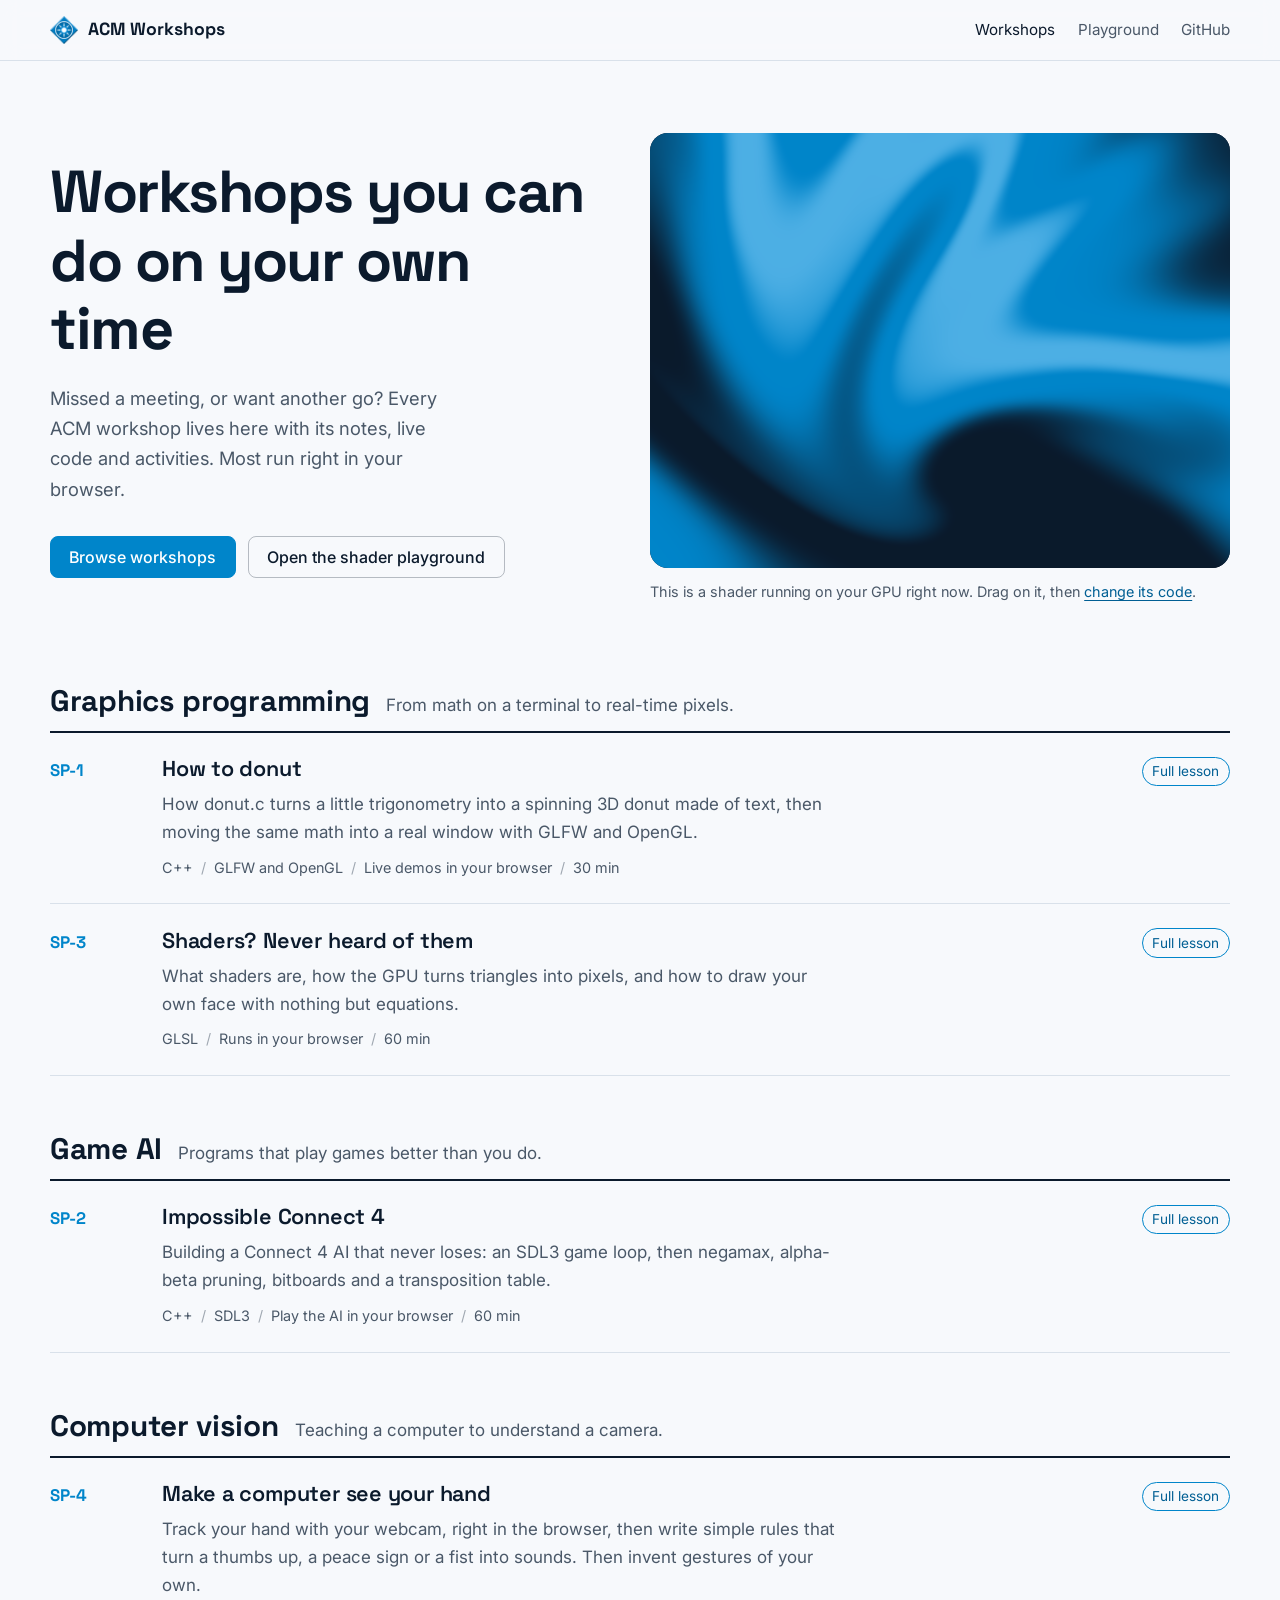
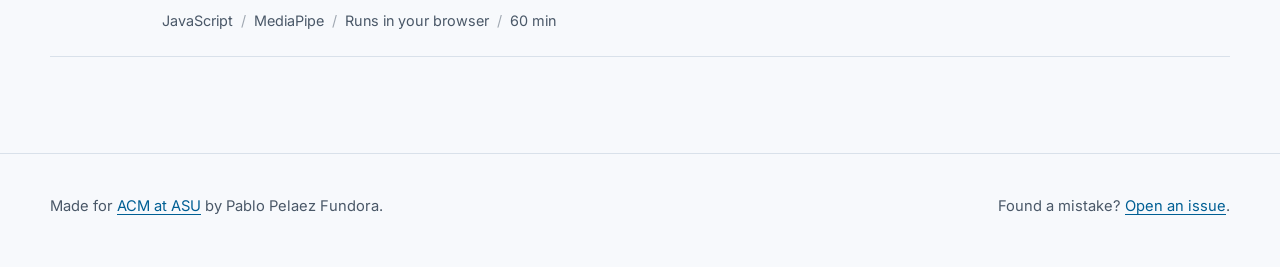
<file: index.html>
<!doctype html>
<html lang="en">
<head>
  <meta charset="utf-8">
  <meta name="viewport" content="width=device-width, initial-scale=1">
  <title>ACM Workshops</title>
  <meta name="description" content="Every ACM workshop as a lesson you can do on your own time: notes, live code and every activity, right in your browser.">
  <link rel="icon" href="assets/img/acm-logo-64.png">
  <link rel="preconnect" href="https://fonts.googleapis.com">
  <link rel="preconnect" href="https://fonts.gstatic.com" crossorigin>
  <link rel="stylesheet" href="https://fonts.googleapis.com/css2?family=Inter:wght@400..700&family=JetBrains+Mono:wght@400..600&family=Space+Grotesk:wght@500..700&display=swap">
  <link rel="stylesheet" href="assets/css/site.css">
</head>
<body>
  <a class="skip" href="#main">Skip to content</a>
  <header class="site-head">
    <div class="wrap">
      <a class="brand" href="./"><img class="brand-mark" src="assets/img/acm-logo-64.png" alt="">ACM Workshops</a>
      <nav class="site-nav" aria-label="Main">
        <a href="./" aria-current="page">Workshops</a>
        <a href="playground/">Playground</a>
        <a class="nav-gh" href="https://github.com/hollowshield/sp">GitHub</a>
      </nav>
    </div>
  </header>

  <main id="main" class="wrap">
    <section class="hero">
      <div class="hero-copy">
        <h1>Workshops you can do on your own time</h1>
        <p>Missed a meeting, or want another go? Every ACM workshop lives here with its notes, live code and activities. Most run right in your browser.</p>
        <div class="actions">
          <a class="btn btn-primary" href="#catalog">Browse workshops</a>
          <a class="btn btn-big" href="playground/">Open the shader playground</a>
        </div>
      </div>
      <figure class="hero-art">
        <div class="demo" data-src="hero" data-alt="A flowing blue pattern drawn by a shader. Drag on it to add a glow."></div>
        <figcaption>This is a shader running on your GPU right now. Drag on it, then <a id="hero-edit" href="playground/">change its code</a>.</figcaption>
      </figure>
    </section>

    <div id="catalog" class="catalog" aria-label="Workshops"></div>
  </main>

  <footer class="site-foot">
    <div class="wrap">
      <p>Made for <a href="https://linktr.ee/acm_asu">ACM at ASU</a> by Pablo Pelaez Fundora.</p>
      <p>Found a mistake? <a href="https://github.com/hollowshield/sp/issues">Open an issue</a>.</p>
    </div>
  </footer>

  <script src="assets/js/shader.js"></script>
  <script src="workshops/sp-3-shaders/shaders.js"></script>
  <script src="assets/js/components.js"></script>
  <script src="assets/js/workshops.js"></script>
  <script>
    document.getElementById('hero-edit').href = 'playground/#code=' + Components.encode(window.SHADERS.hero);
  </script>
</body>
</html>
</file>
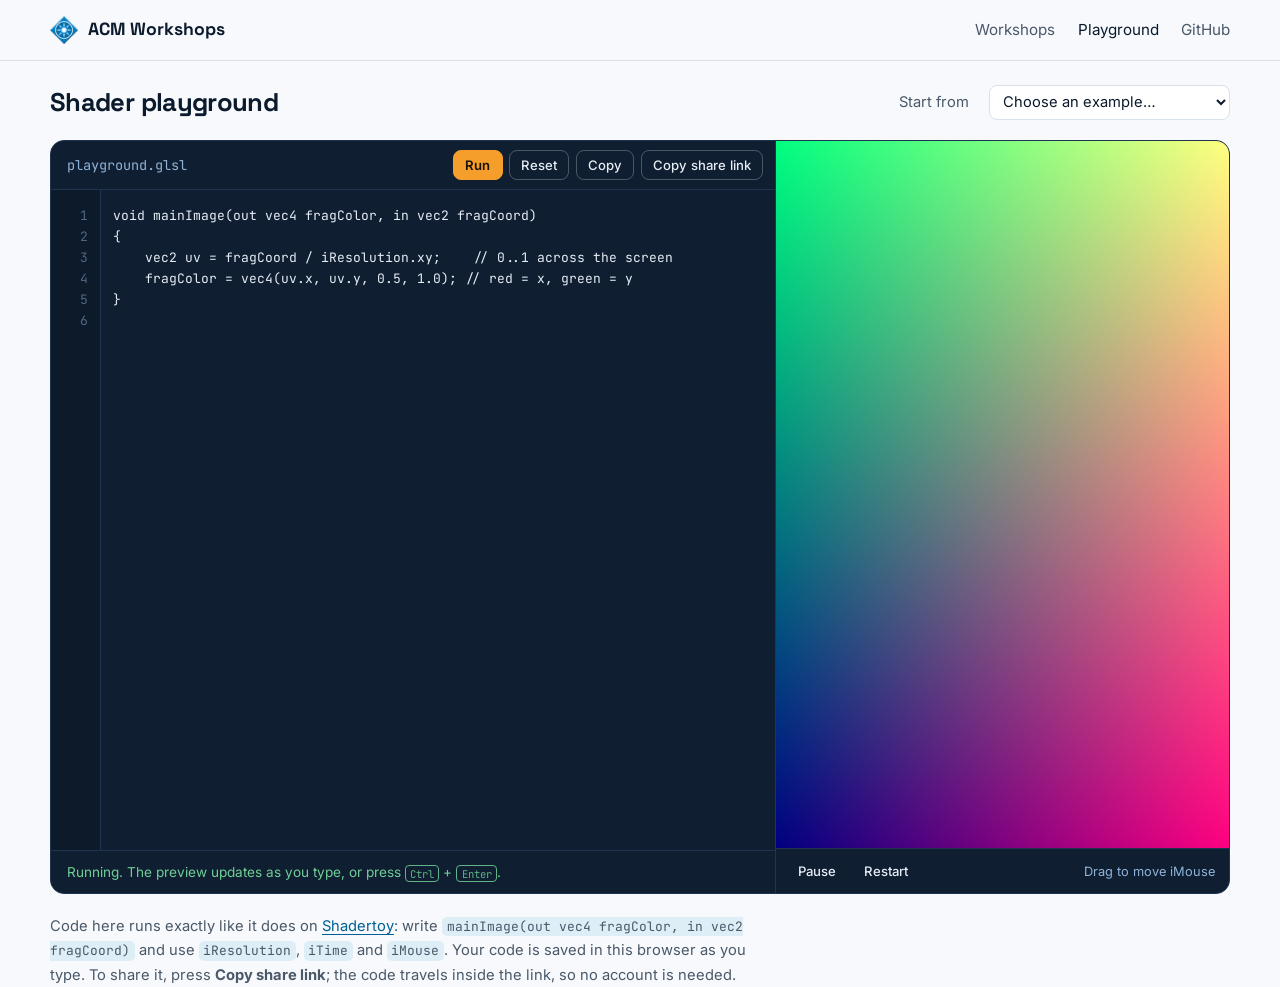
<file: playground/index.html>
<!doctype html>
<html lang="en">
<head>
  <meta charset="utf-8">
  <meta name="viewport" content="width=device-width, initial-scale=1">
  <title>Shader playground · ACM Workshops</title>
  <meta name="description" content="Write and run Shadertoy-style GLSL shaders in your browser. No account needed.">
  <link rel="icon" href="../assets/img/acm-logo-64.png">
  <link rel="preconnect" href="https://fonts.googleapis.com">
  <link rel="preconnect" href="https://fonts.gstatic.com" crossorigin>
  <link rel="stylesheet" href="https://fonts.googleapis.com/css2?family=Inter:wght@400..700&family=JetBrains+Mono:wght@400..600&family=Space+Grotesk:wght@500..700&display=swap">
  <link rel="stylesheet" href="../assets/css/site.css">
</head>
<body class="playground-page">
  <a class="skip" href="#main">Skip to content</a>
  <header class="site-head">
    <div class="wrap">
      <a class="brand" href="../"><img class="brand-mark" src="../assets/img/acm-logo-64.png" alt="">ACM Workshops</a>
      <nav class="site-nav" aria-label="Main">
        <a href="../">Workshops</a>
        <a href="./" aria-current="page">Playground</a>
        <a class="nav-gh" href="https://github.com/hollowshield/sp">GitHub</a>
      </nav>
    </div>
  </header>

  <main id="main" class="wrap">
    <div class="playground-bar">
      <h1>Shader playground</h1>
      <label for="examples">Start from</label>
      <select id="examples">
        <option value="">Choose an example…</option>
        <option value="hello">Hello, pixel</option>
        <option value="circle">A circle</option>
        <option value="face">Smiley face</option>
        <option value="face-full">Face with every stretch goal</option>
        <option value="saber-start">Lightsaber starter</option>
        <option value="lightsaber">Lightsaber demo</option>
        <option value="planet">Planet demo</option>
        <option value="synthwave">Synthwave demo</option>
        <option value="hero">Home page background</option>
      </select>
    </div>

    <div class="lab is-tall" id="playground" data-playground data-title="playground.glsl"></div>

    <p class="playground-help">
      Code here runs exactly like it does on <a href="https://www.shadertoy.com">Shadertoy</a>:
      write <code>mainImage(out vec4 fragColor, in vec2 fragCoord)</code> and use
      <code>iResolution</code>, <code>iTime</code> and <code>iMouse</code>. Your code is saved in this browser as you type.
      To share it, press <b>Copy share link</b>; the code travels inside the link, so no account is needed.
    </p>
  </main>

  <script src="../assets/js/shader.js"></script>
  <script src="../workshops/sp-3-shaders/shaders.js"></script>
  <script>
    (function () {
      var DRAFT = 'acm-playground-draft';
      var lab = document.getElementById('playground');
      var start = null;
      var m = location.hash.match(/code=([^&]+)/);
      if (m) {
        try {
          var b64 = m[1].replace(/-/g, '+').replace(/_/g, '/');
          var bin = atob(b64), bytes = new Uint8Array(bin.length);
          for (var i = 0; i < bin.length; i++) bytes[i] = bin.charCodeAt(i);
          start = new TextDecoder().decode(bytes);
        } catch (e) { start = null; }
      }
      if (start === null) {
        try { start = localStorage.getItem(DRAFT); } catch (e) { start = null; }
      }
      lab.dataset.initial = start || window.SHADERS.hello;
      lab.onCodeChange = function (code) {
        try { localStorage.setItem(DRAFT, code); } catch (e) { /* storage blocked: nothing to save */ }
      };
    })();
  </script>
  <script src="../assets/js/components.js"></script>
  <script>
    document.getElementById('examples').addEventListener('change', function (e) {
      var id = e.target.value;
      if (!id) return;
      var lab = Components.labs.playground;
      if (lab.textarea.value.trim() && !confirm('Replace your current code with this example? Copy it first if you want to keep it.')) {
        e.target.value = '';
        return;
      }
      lab.setCode(window.SHADERS[id]);
      lab.original = window.SHADERS[id];
      history.replaceState(null, '', location.pathname);
      e.target.value = '';
    });
  </script>
</body>
</html>
</file>
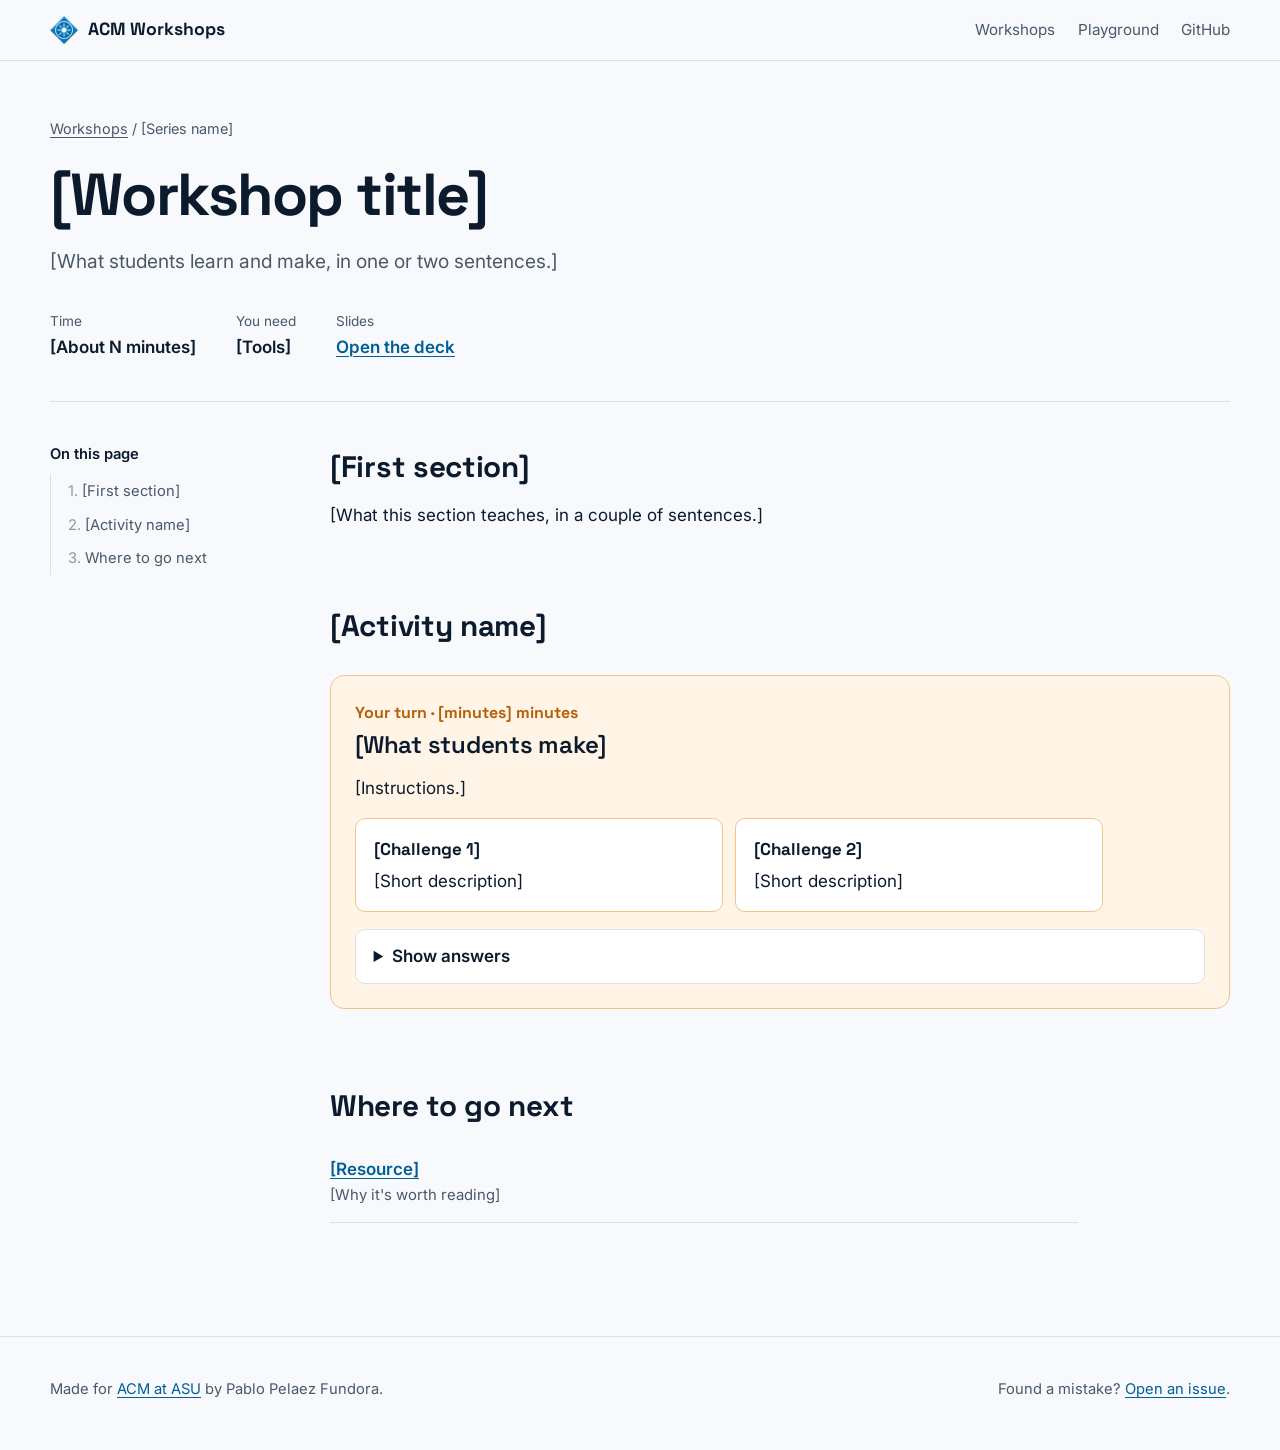
<file: workshops/_template/index.html>
<!doctype html>
<html lang="en">
<head>
  <meta charset="utf-8">
  <meta name="viewport" content="width=device-width, initial-scale=1">
  <title>[Workshop title] · ACM Workshops</title>
  <meta name="description" content="[One-sentence description for search engines]">
  <link rel="icon" href="../../assets/img/acm-logo-64.png">
  <link rel="preconnect" href="https://fonts.googleapis.com">
  <link rel="preconnect" href="https://fonts.gstatic.com" crossorigin>
  <link rel="stylesheet" href="https://fonts.googleapis.com/css2?family=Inter:wght@400..700&family=JetBrains+Mono:wght@400..600&family=Space+Grotesk:wght@500..700&display=swap">
  <link rel="stylesheet" href="../../assets/css/site.css">
</head>
<body>
  <a class="skip" href="#main">Skip to content</a>
  <header class="site-head">
    <div class="wrap">
      <a class="brand" href="../../"><img class="brand-mark" src="../../assets/img/acm-logo-64.png" alt="">ACM Workshops</a>
      <nav class="site-nav" aria-label="Main">
        <a href="../../">Workshops</a>
        <a href="../../playground/">Playground</a>
        <a class="nav-gh" href="https://github.com/hollowshield/sp">GitHub</a>
      </nav>
    </div>
  </header>

  <div class="wrap">
    <header class="lesson-head">
      <p class="crumbs"><a href="../../">Workshops</a> / [Series name]</p>
      <h1>[Workshop title]</h1>
      <p class="lede">[What students learn and make, in one or two sentences.]</p>
      <dl class="facts">
        <div><dt>Time</dt><dd>[About N minutes]</dd></div>
        <div><dt>You need</dt><dd>[Tools]</dd></div>
        <div><dt>Slides</dt><dd><a href="[link to slides]">Open the deck</a></dd></div>
      </dl>
    </header>

    <div class="lesson">
      <nav class="toc" data-for="#main" aria-label="On this page"><p>On this page</p></nav>

      <main id="main" class="prose">
        <!--
          Copy this folder to workshops/<your-workshop>/ and replace everything in [brackets].
          Then add the workshop to assets/js/workshops.js so it shows on the home page.

          Building blocks you can use (see the SP-3 page for real examples):
            <div class="activity"> ... </div>                       an orange "your turn" block
            <ul class="challenges"><li><b>Title</b>Text</li></ul>   challenge cards
            <details class="answer"><summary>Show answers</summary><div class="answer-body">...</div></details>
            <pre class="code"><code>...</code></pre>               read-only code
            <div class="note">...</div>                             a side note
          For shader workshops, also:
            <div class="lab" id="lab-x" data-src="name"></div>     editor + live preview
            <div class="compare" data-src="name"></div>            BLAND 1 vs 0 side by side
          and put the shader sources in a shaders.js next to this file (see SP-3).
          Every h2 with an id appears in the "On this page" list automatically.
        -->

        <h2 id="intro">[First section]</h2>
        <p>[What this section teaches, in a couple of sentences.]</p>

        <h2 id="activity">[Activity name]</h2>
        <div class="activity">
          <p class="activity-tag">Your turn · [minutes] minutes</p>
          <h3>[What students make]</h3>
          <p>[Instructions.]</p>
          <ul class="challenges">
            <li><b>[Challenge 1]</b>[Short description]</li>
            <li><b>[Challenge 2]</b>[Short description]</li>
          </ul>
          <details class="answer">
            <summary>Show answers</summary>
            <div class="answer-body">
              <p>[Explanation]</p>
              <pre class="code"><code>[answer code]</code></pre>
            </div>
          </details>
        </div>

        <h2 id="next">Where to go next</h2>
        <ul class="resources">
          <li><a href="[url]">[Resource]</a><span>[Why it's worth reading]</span></li>
        </ul>

      </main>
    </div>
  </div>

  <footer class="site-foot">
    <div class="wrap">
      <p>Made for <a href="https://linktr.ee/acm_asu">ACM at ASU</a> by Pablo Pelaez Fundora.</p>
      <p>Found a mistake? <a href="https://github.com/hollowshield/sp/issues">Open an issue</a>.</p>
    </div>
  </footer>

  <script src="../../assets/js/shader.js"></script>
  <script src="../../assets/js/components.js"></script>
</body>
</html>
</file>
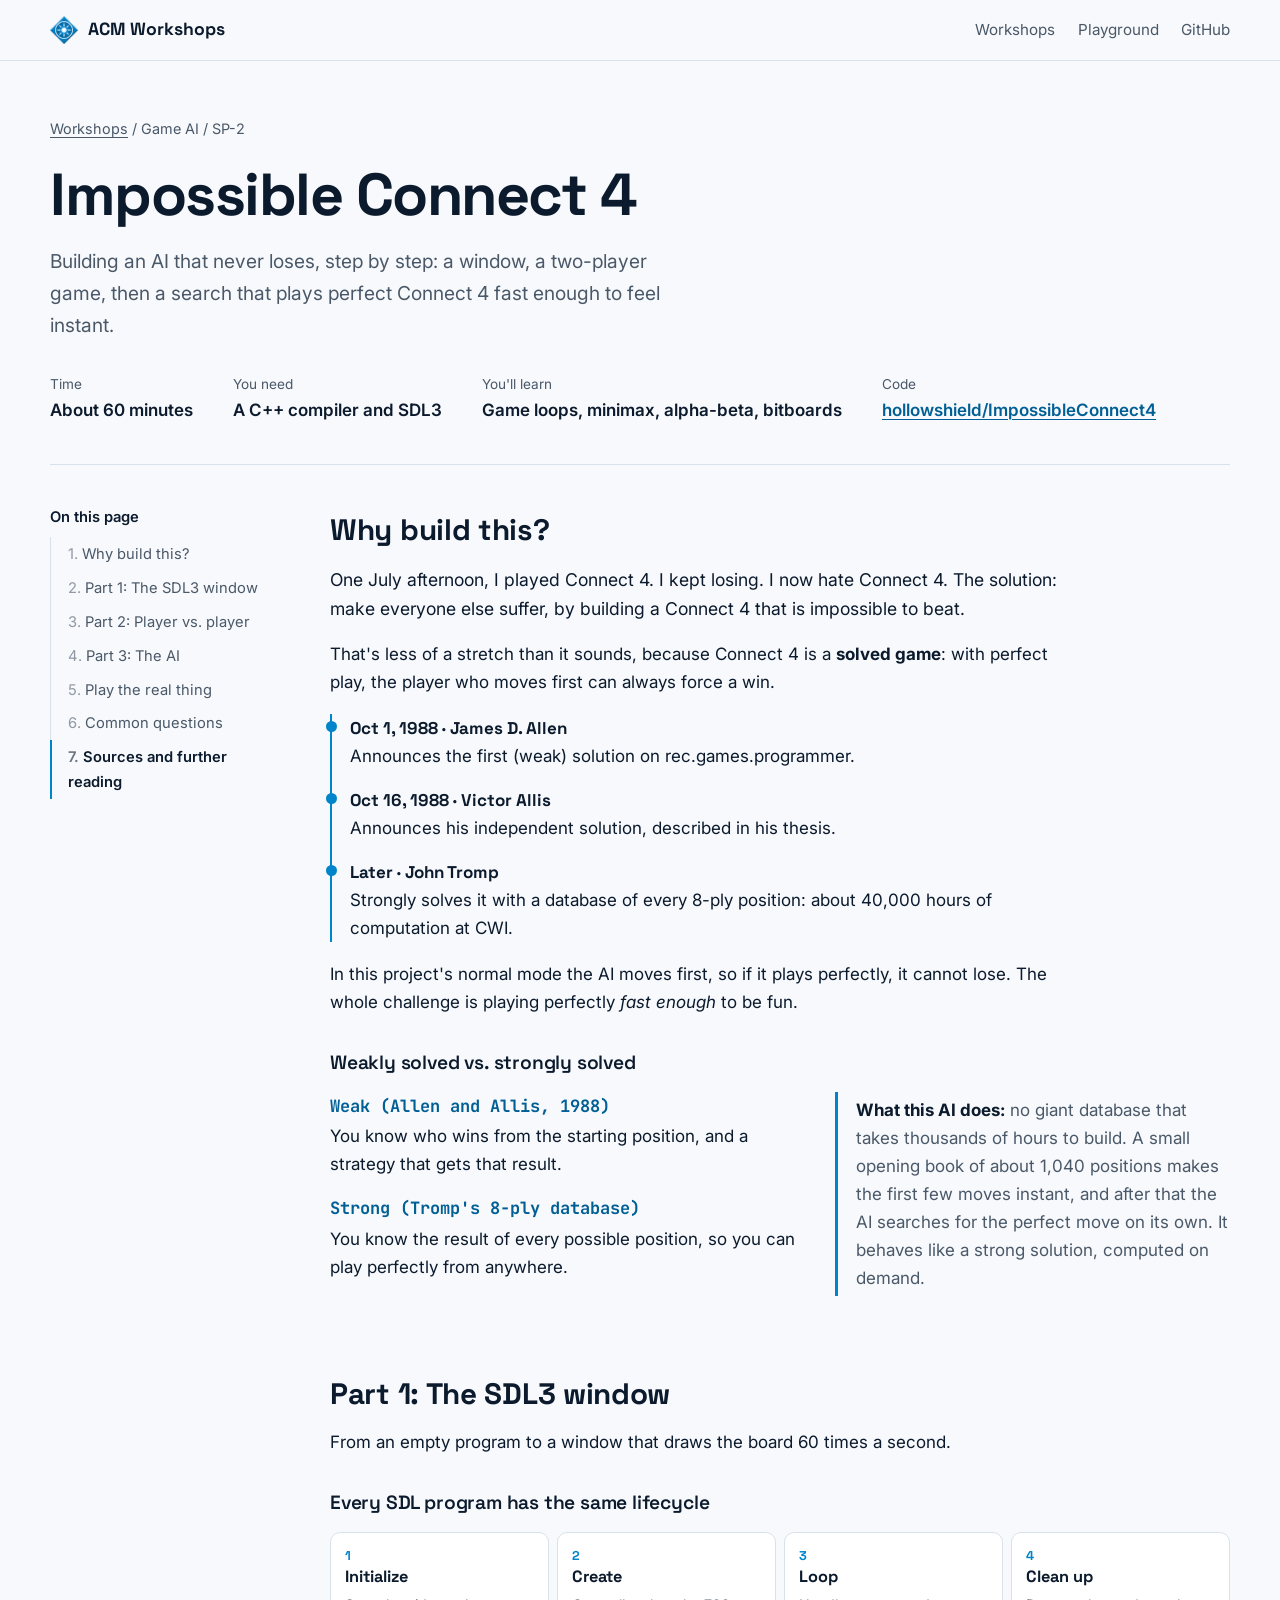
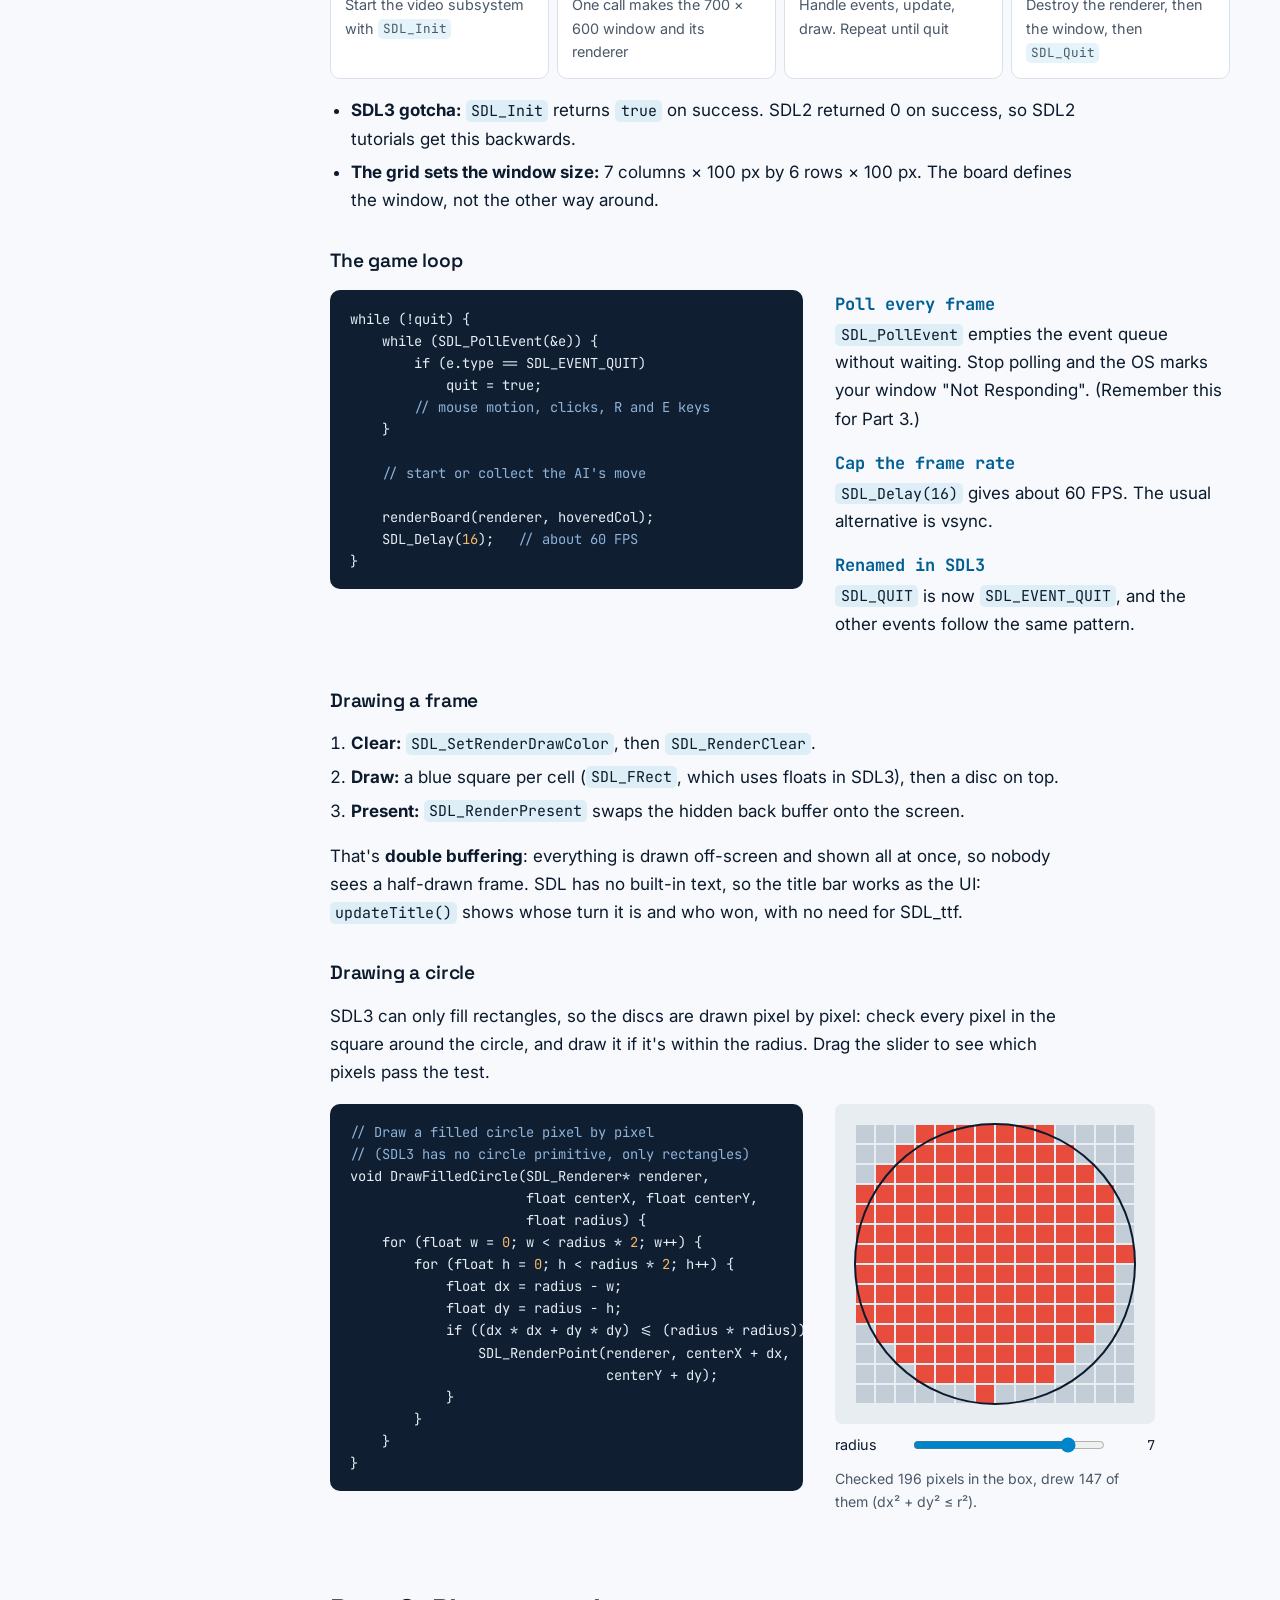
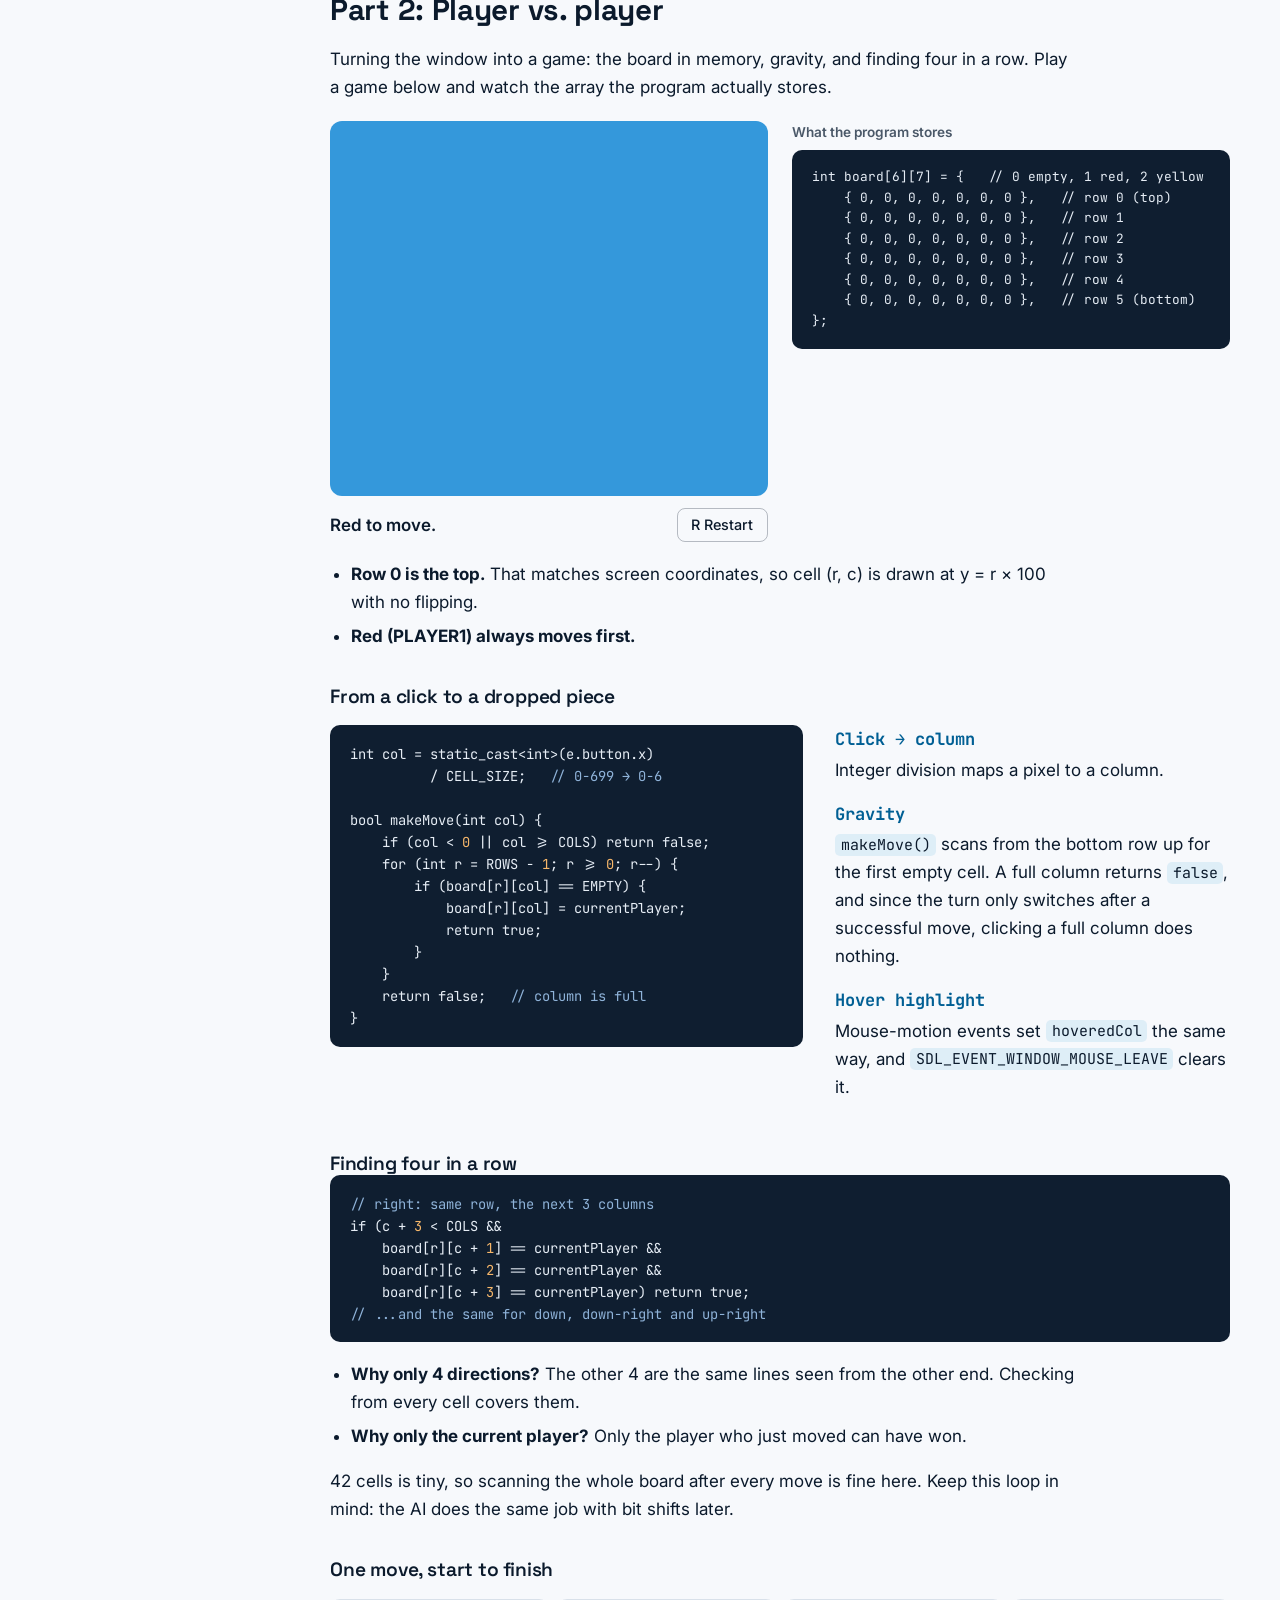
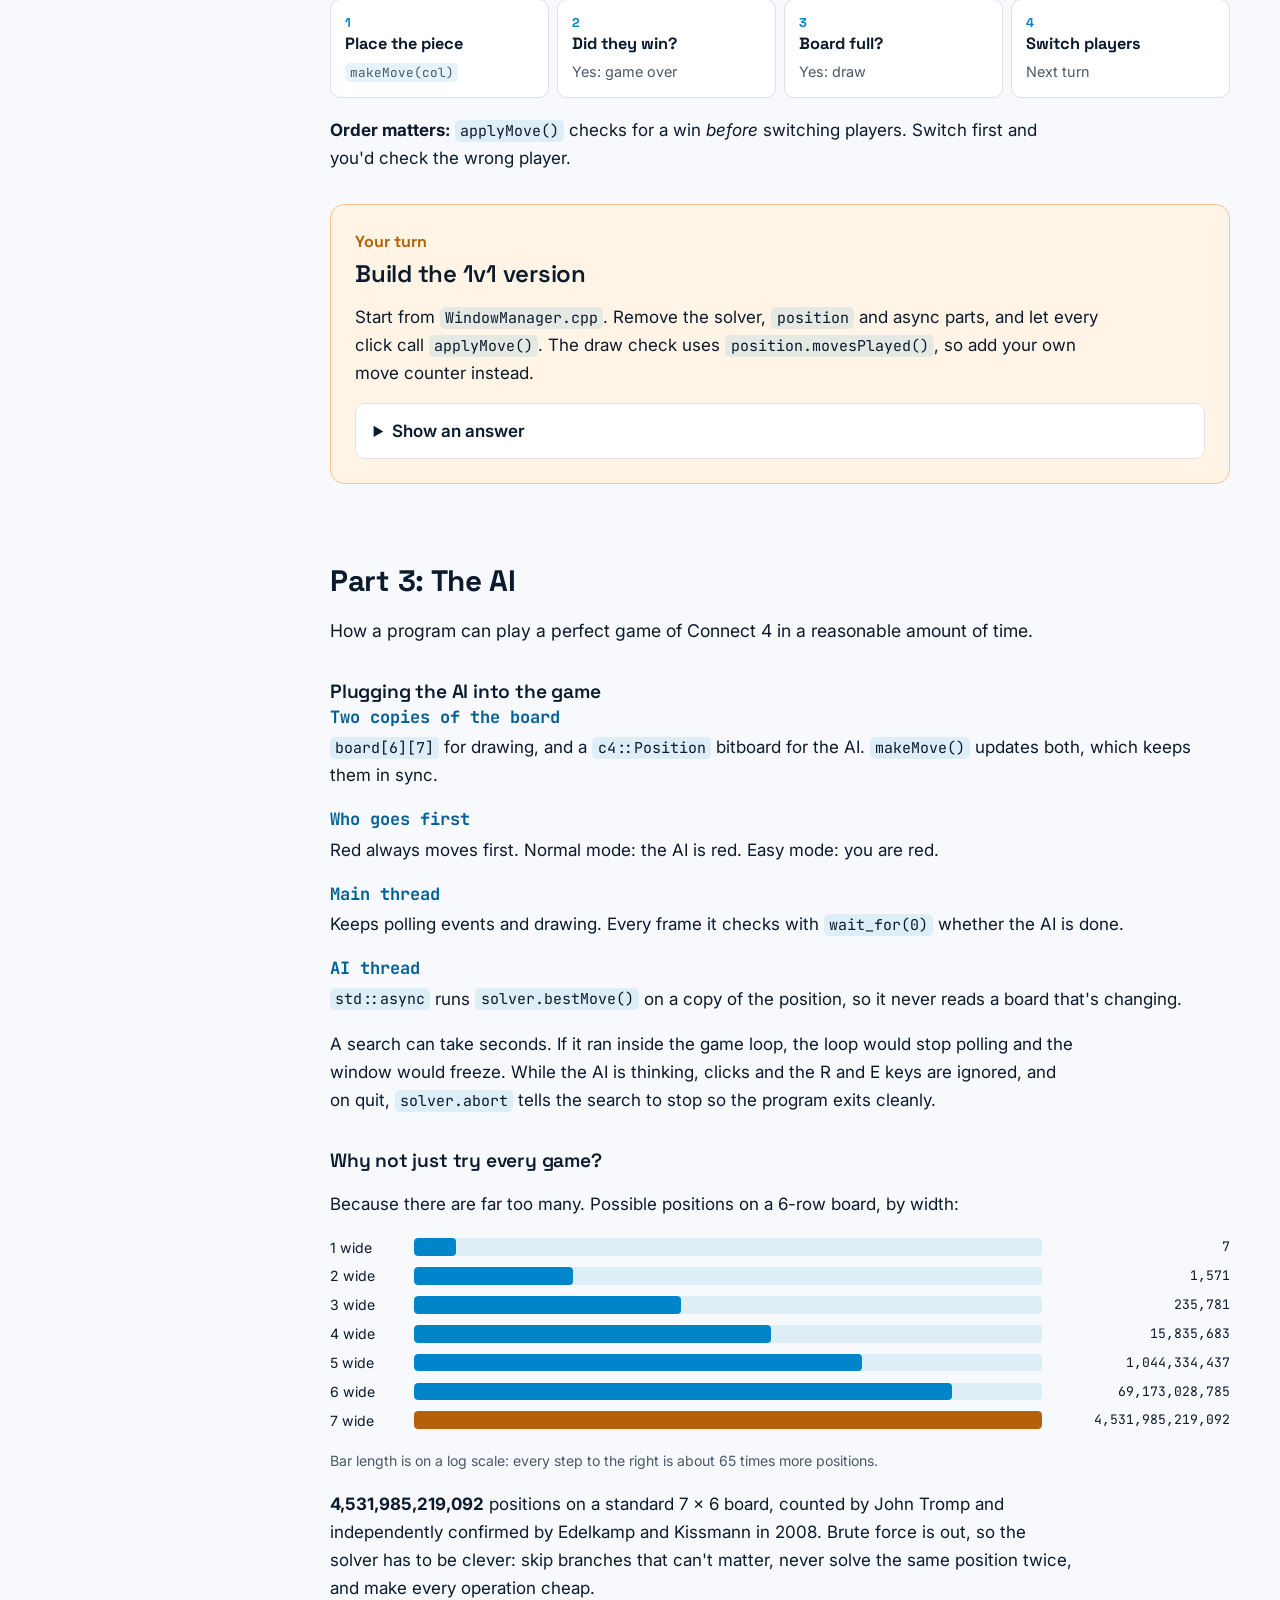
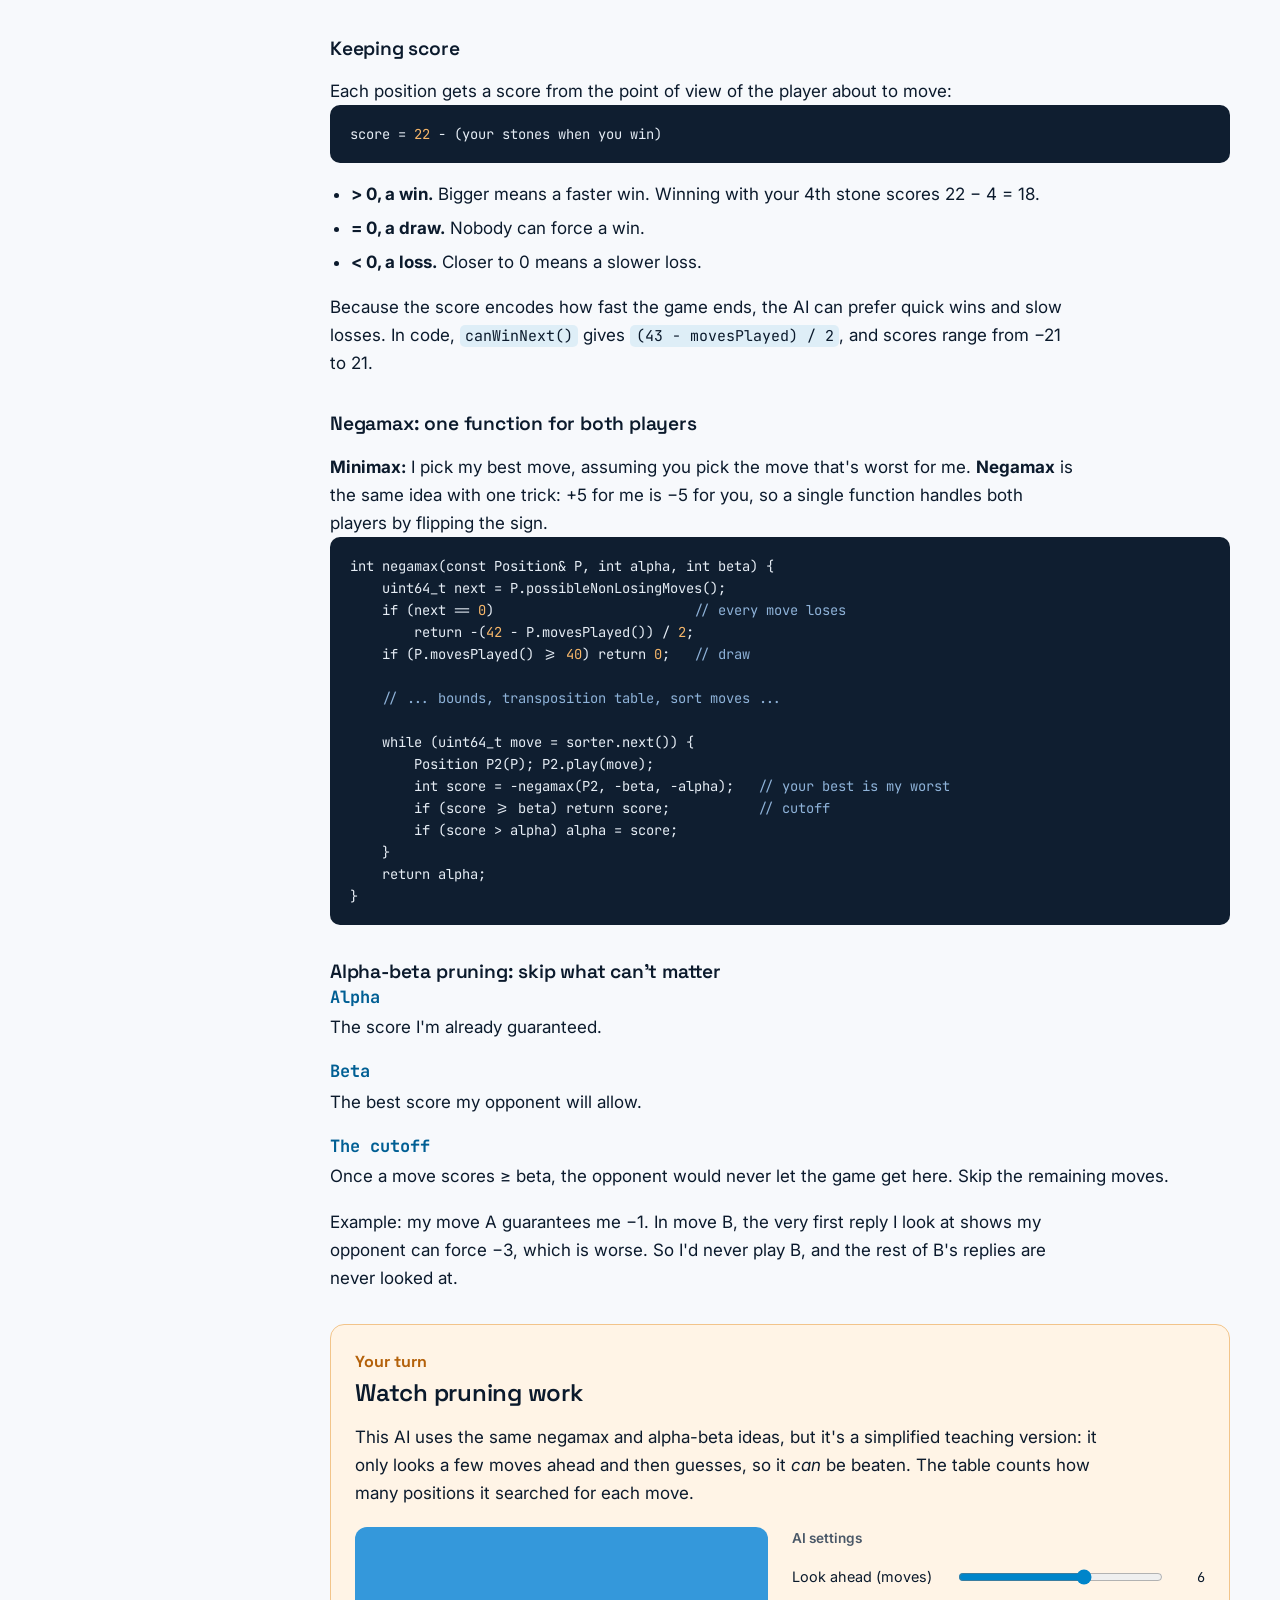
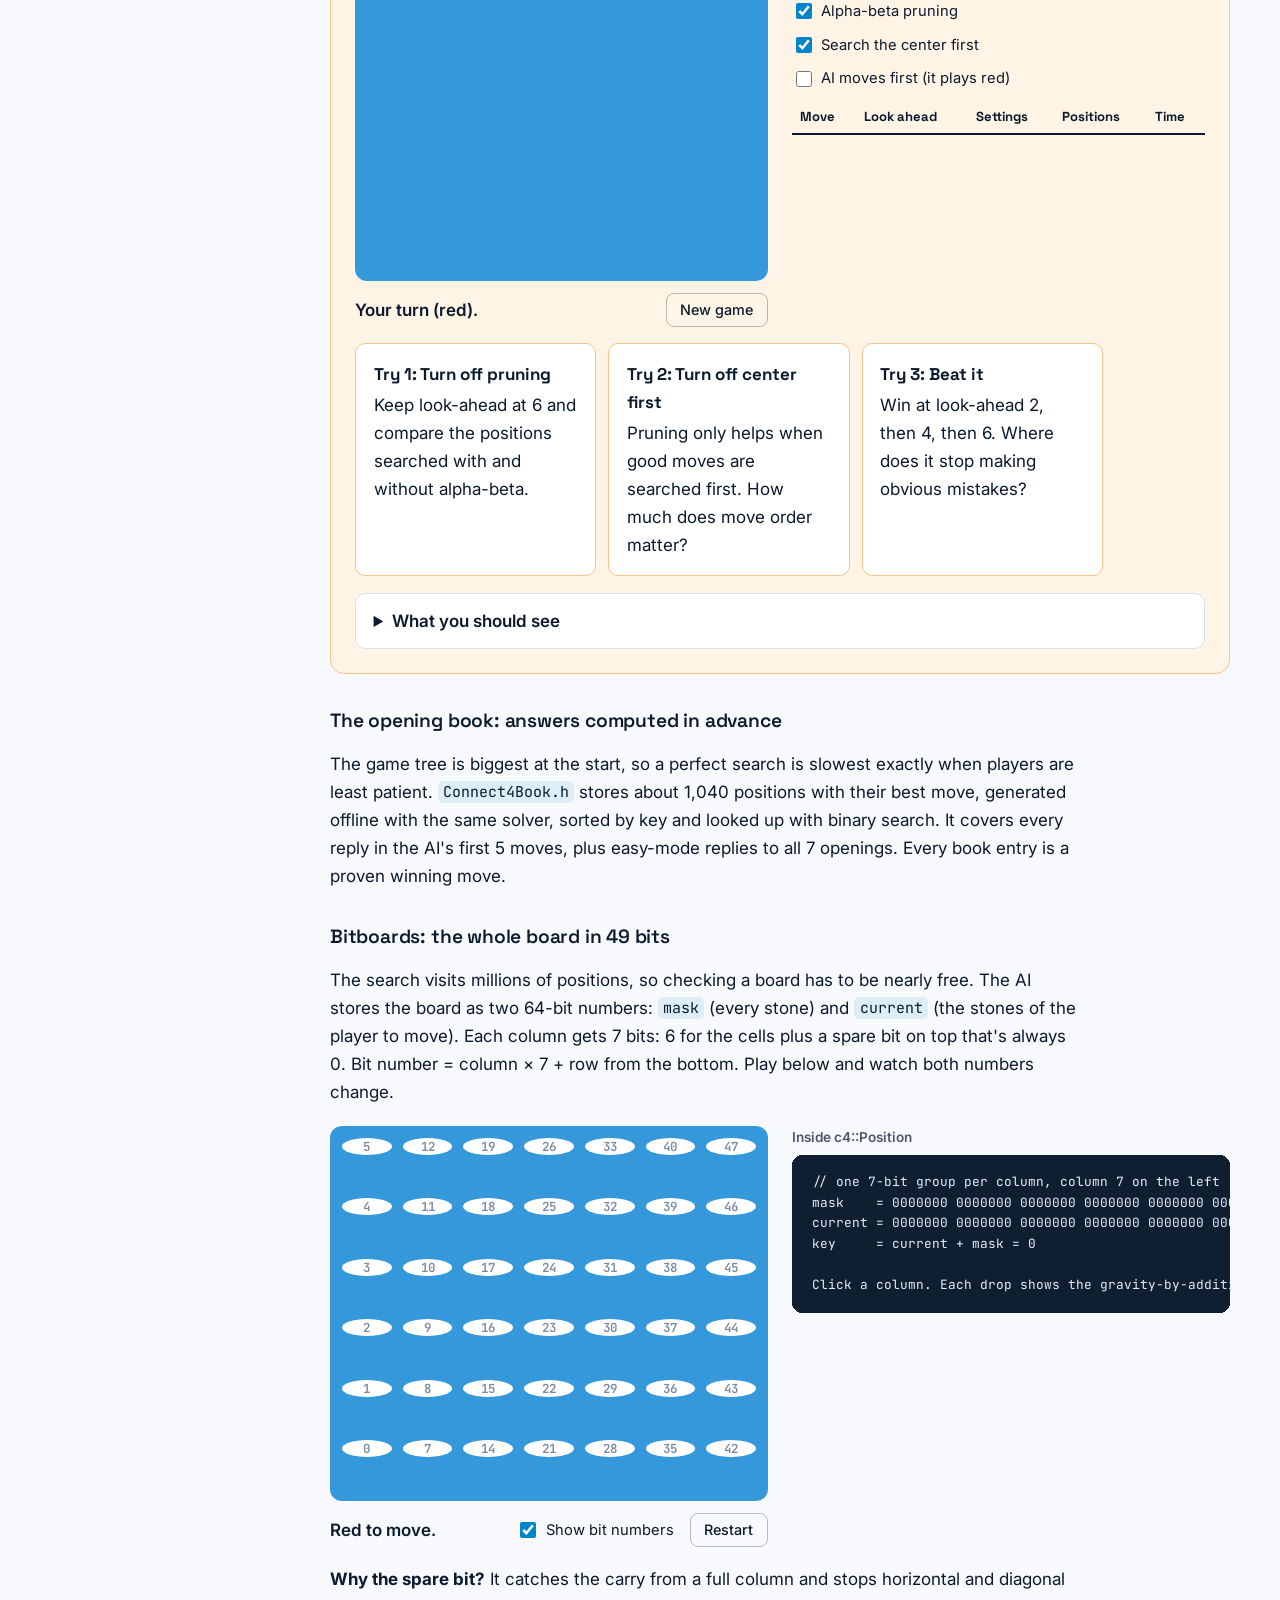
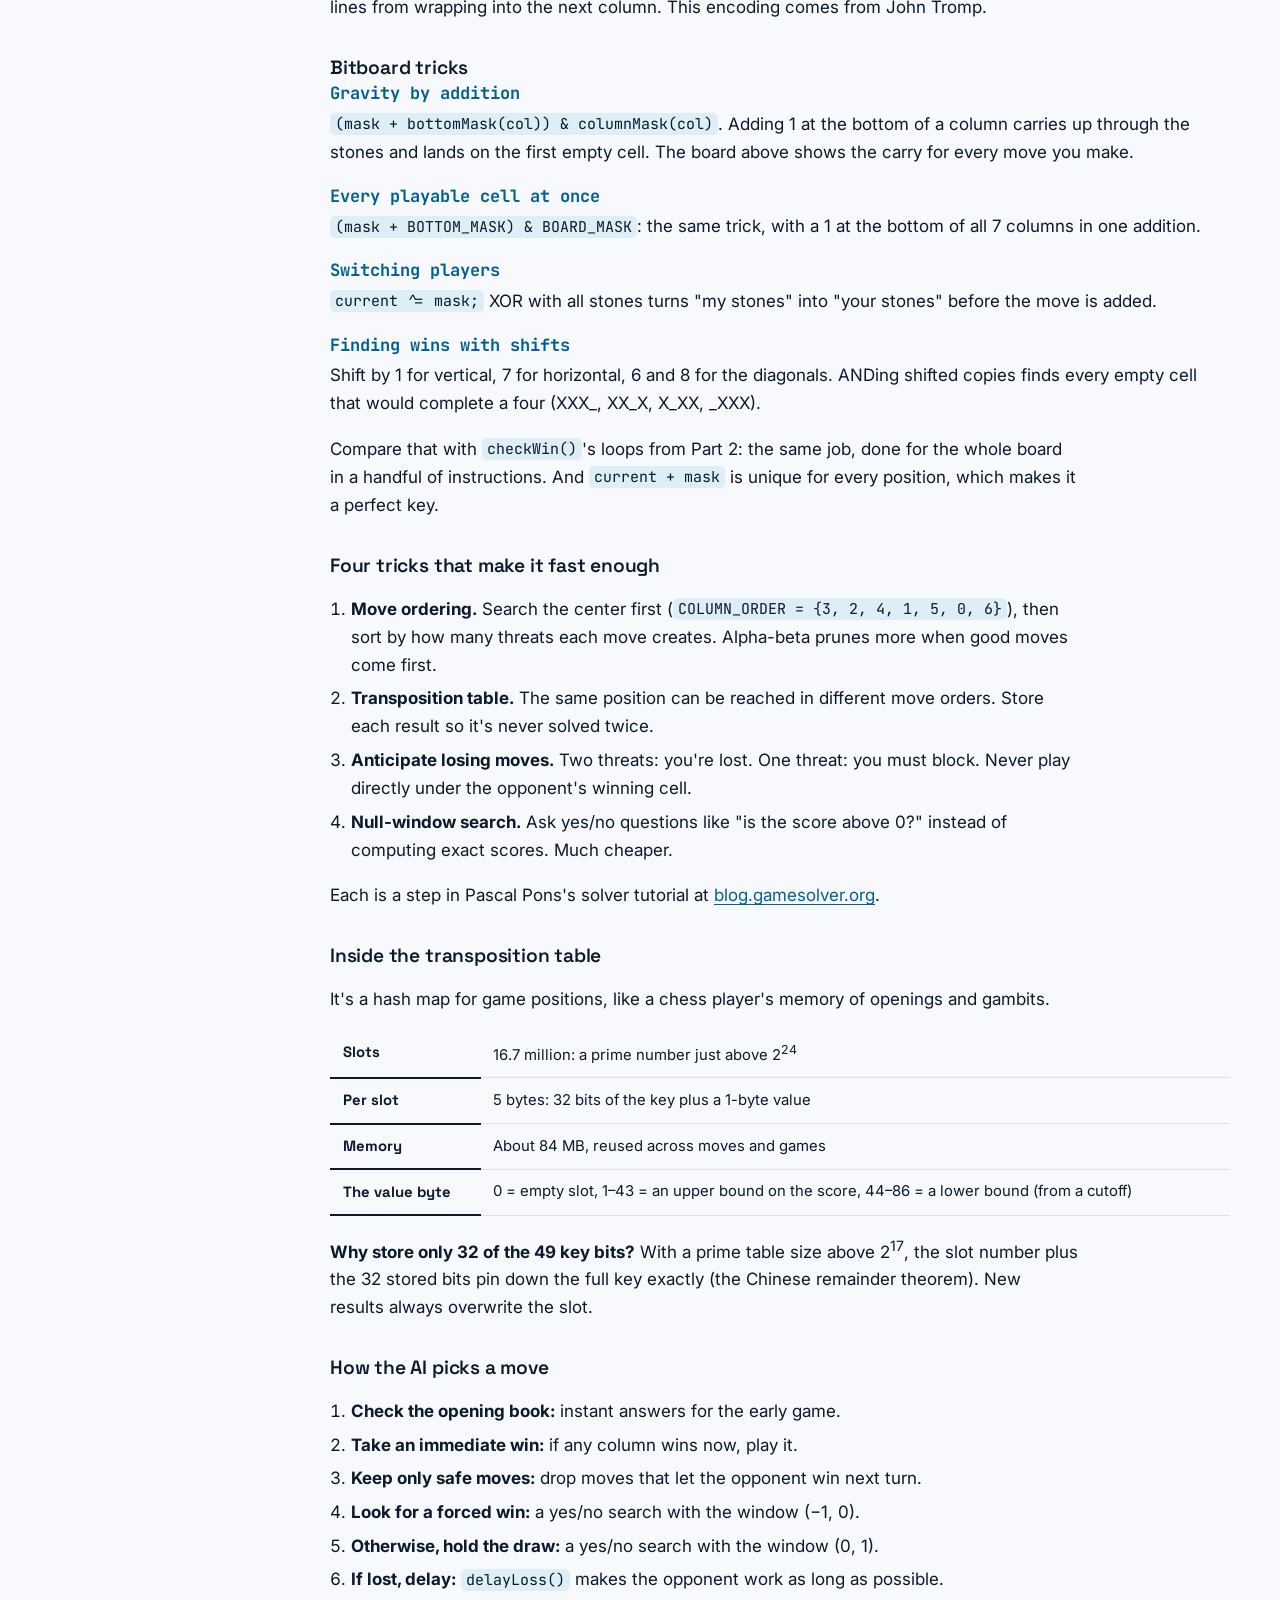
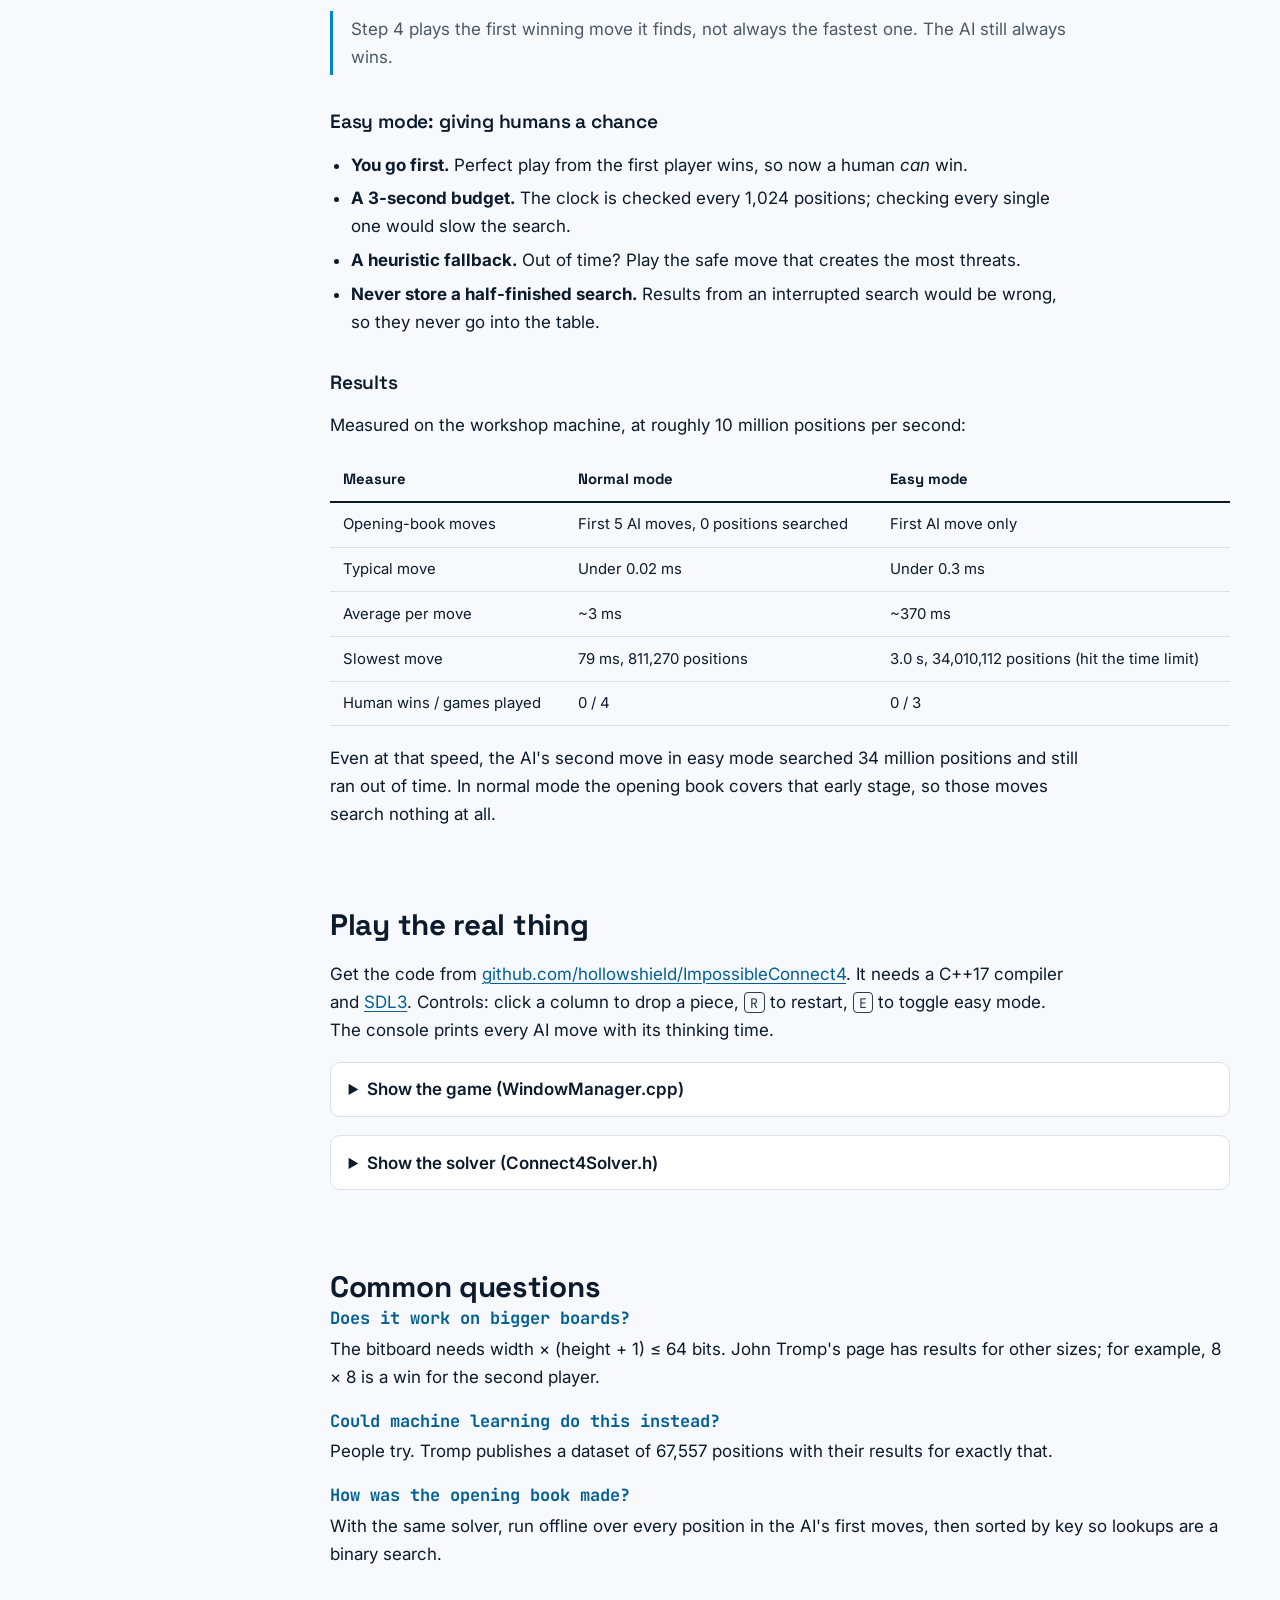
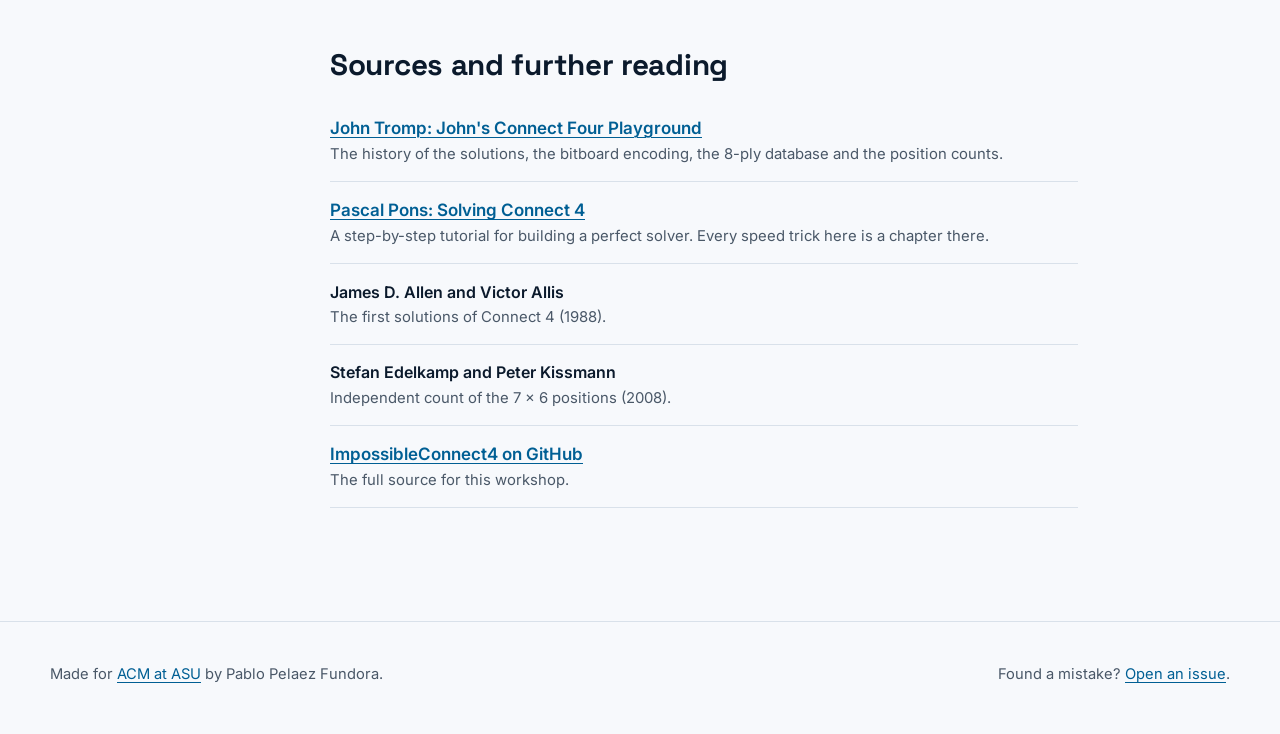
<file: workshops/connect-4-ai/index.html>
<!doctype html>
<html lang="en">
<head>
  <meta charset="utf-8">
  <meta name="viewport" content="width=device-width, initial-scale=1">
  <title>SP-2: Impossible Connect 4 · ACM Workshops</title>
  <meta name="description" content="Build a Connect 4 AI that never loses: an SDL3 window, a two-player game, then negamax, alpha-beta pruning, bitboards and a transposition table.">
  <link rel="icon" href="../../assets/img/acm-logo-64.png">
  <link rel="preconnect" href="https://fonts.googleapis.com">
  <link rel="preconnect" href="https://fonts.gstatic.com" crossorigin>
  <link rel="stylesheet" href="https://fonts.googleapis.com/css2?family=Inter:wght@400..700&family=JetBrains+Mono:wght@400..600&family=Space+Grotesk:wght@500..700&display=swap">
  <link rel="stylesheet" href="../../assets/css/site.css">
</head>
<body>
  <a class="skip" href="#main">Skip to content</a>
  <header class="site-head">
    <div class="wrap">
      <a class="brand" href="../../"><img class="brand-mark" src="../../assets/img/acm-logo-64.png" alt="">ACM Workshops</a>
      <nav class="site-nav" aria-label="Main">
        <a href="../../">Workshops</a>
        <a href="../../playground/">Playground</a>
        <a class="nav-gh" href="https://github.com/hollowshield/sp">GitHub</a>
      </nav>
    </div>
  </header>

  <div class="wrap">
    <header class="lesson-head">
      <p class="crumbs"><a href="../../">Workshops</a> / Game AI / SP-2</p>
      <h1>Impossible Connect 4</h1>
      <p class="lede">Building an AI that never loses, step by step: a window, a two-player game, then a search that plays perfect Connect 4 fast enough to feel instant.</p>
      <dl class="facts">
        <div><dt>Time</dt><dd>About 60 minutes</dd></div>
        <div><dt>You need</dt><dd>A C++ compiler and SDL3</dd></div>
        <div><dt>You'll learn</dt><dd>Game loops, minimax, alpha-beta, bitboards</dd></div>
        <div><dt>Code</dt><dd><a href="https://github.com/hollowshield/ImpossibleConnect4">hollowshield/ImpossibleConnect4</a></dd></div>
      </dl>
    </header>

    <div class="lesson">
      <nav class="toc" data-for="#main" aria-label="On this page"><p>On this page</p></nav>

      <main id="main" class="prose">

        <h2 id="why" data-toc="Why build this?">Why build this?</h2>
        <p class="lead-in">One July afternoon, I played Connect 4. I kept losing. I now hate Connect 4. The solution: make everyone else suffer, by building a Connect 4 that is impossible to beat.</p>
        <p>That's less of a stretch than it sounds, because Connect 4 is a <strong>solved game</strong>: with perfect play, the player who moves first can always force a win.</p>
        <ol class="timeline">
          <li><b>Oct 1, 1988 · James D. Allen</b>Announces the first (weak) solution on rec.games.programmer.</li>
          <li><b>Oct 16, 1988 · Victor Allis</b>Announces his independent solution, described in his thesis.</li>
          <li><b>Later · John Tromp</b>Strongly solves it with a database of every 8-ply position: about 40,000 hours of computation at CWI.</li>
        </ol>
        <p>In this project's normal mode the AI moves first, so if it plays perfectly, it cannot lose. The whole challenge is playing perfectly <em>fast enough</em> to be fun.</p>

        <h3>Weakly solved vs. strongly solved</h3>
        <div class="two-col">
          <dl class="defs">
            <dt>Weak (Allen and Allis, 1988)</dt><dd>You know who wins from the starting position, and a strategy that gets that result.</dd>
            <dt>Strong (Tromp's 8-ply database)</dt><dd>You know the result of every possible position, so you can play perfectly from anywhere.</dd>
          </dl>
          <div class="note"><strong>What this AI does:</strong> no giant database that takes thousands of hours to build. A small opening book of about 1,040 positions makes the first few moves instant, and after that the AI searches for the perfect move on its own. It behaves like a strong solution, computed on demand.</div>
        </div>

        <h2 id="window" data-toc="Part 1: The SDL3 window">Part 1: The SDL3 window</h2>
        <p>From an empty program to a window that draws the board 60 times a second.</p>
        <h3>Every SDL program has the same lifecycle</h3>
        <ol class="loop-steps">
          <li><b>Initialize</b>Start the video subsystem with <code>SDL_Init</code></li>
          <li><b>Create</b>One call makes the 700 × 600 window and its renderer</li>
          <li><b>Loop</b>Handle events, update, draw. Repeat until quit</li>
          <li><b>Clean up</b>Destroy the renderer, then the window, then <code>SDL_Quit</code></li>
        </ol>
        <ul>
          <li><strong>SDL3 gotcha:</strong> <code>SDL_Init</code> returns <code>true</code> on success. SDL2 returned 0 on success, so SDL2 tutorials get this backwards.</li>
          <li><strong>The grid sets the window size:</strong> 7 columns × 100 px by 6 rows × 100 px. The board defines the window, not the other way around.</li>
        </ul>

        <h3>The game loop</h3>
        <div class="two-col">
<pre class="code"><code>while (!quit) {
    while (SDL_PollEvent(&amp;e)) {
        if (e.type == SDL_EVENT_QUIT)
            quit = true;
        // mouse motion, clicks, R and E keys
    }

    // start or collect the AI's move

    renderBoard(renderer, hoveredCol);
    SDL_Delay(16);   // about 60 FPS
}</code></pre>
          <dl class="defs">
            <dt>Poll every frame</dt><dd><code>SDL_PollEvent</code> empties the event queue without waiting. Stop polling and the OS marks your window "Not Responding". (Remember this for Part 3.)</dd>
            <dt>Cap the frame rate</dt><dd><code>SDL_Delay(16)</code> gives about 60 FPS. The usual alternative is vsync.</dd>
            <dt>Renamed in SDL3</dt><dd><code>SDL_QUIT</code> is now <code>SDL_EVENT_QUIT</code>, and the other events follow the same pattern.</dd>
          </dl>
        </div>

        <h3>Drawing a frame</h3>
        <ol>
          <li><strong>Clear:</strong> <code>SDL_SetRenderDrawColor</code>, then <code>SDL_RenderClear</code>.</li>
          <li><strong>Draw:</strong> a blue square per cell (<code>SDL_FRect</code>, which uses floats in SDL3), then a disc on top.</li>
          <li><strong>Present:</strong> <code>SDL_RenderPresent</code> swaps the hidden back buffer onto the screen.</li>
        </ol>
        <p>That's <strong>double buffering</strong>: everything is drawn off-screen and shown all at once, so nobody sees a half-drawn frame. SDL has no built-in text, so the title bar works as the UI: <code>updateTitle()</code> shows whose turn it is and who won, with no need for SDL_ttf.</p>

        <h3>Drawing a circle</h3>
        <p>SDL3 can only fill rectangles, so the discs are drawn pixel by pixel: check every pixel in the square around the circle, and draw it if it's within the radius. Drag the slider to see which pixels pass the test.</p>
        <div class="two-col">
<pre class="code"><code>// Draw a filled circle pixel by pixel
// (SDL3 has no circle primitive, only rectangles)
void DrawFilledCircle(SDL_Renderer* renderer,
                      float centerX, float centerY,
                      float radius) {
    for (float w = 0; w &lt; radius * 2; w++) {
        for (float h = 0; h &lt; radius * 2; h++) {
            float dx = radius - w;
            float dy = radius - h;
            if ((dx * dx + dy * dy) &lt;= (radius * radius)) {
                SDL_RenderPoint(renderer, centerX + dx,
                                centerY + dy);
            }
        }
    }
}</code></pre>
          <div class="circle-grid"></div>
        </div>

        <h2 id="pvp" data-toc="Part 2: Player vs. player">Part 2: Player vs. player</h2>
        <p>Turning the window into a game: the board in memory, gravity, and finding four in a row. Play a game below and watch the array the program actually stores.</p>
        <div class="c4-pvp"></div>
        <ul>
          <li><strong>Row 0 is the top.</strong> That matches screen coordinates, so cell (r, c) is drawn at y = r × 100 with no flipping.</li>
          <li><strong>Red (PLAYER1) always moves first.</strong></li>
        </ul>

        <h3>From a click to a dropped piece</h3>
        <div class="two-col">
<pre class="code"><code>int col = static_cast&lt;int&gt;(e.button.x)
          / CELL_SIZE;   // 0-699 → 0-6

bool makeMove(int col) {
    if (col &lt; 0 || col &gt;= COLS) return false;
    for (int r = ROWS - 1; r &gt;= 0; r--) {
        if (board[r][col] == EMPTY) {
            board[r][col] = currentPlayer;
            return true;
        }
    }
    return false;   // column is full
}</code></pre>
          <dl class="defs">
            <dt>Click → column</dt><dd>Integer division maps a pixel to a column.</dd>
            <dt>Gravity</dt><dd><code>makeMove()</code> scans from the bottom row up for the first empty cell. A full column returns <code>false</code>, and since the turn only switches after a successful move, clicking a full column does nothing.</dd>
            <dt>Hover highlight</dt><dd>Mouse-motion events set <code>hoveredCol</code> the same way, and <code>SDL_EVENT_WINDOW_MOUSE_LEAVE</code> clears it.</dd>
          </dl>
        </div>

        <h3>Finding four in a row</h3>
        <pre class="code"><code>// right: same row, the next 3 columns
if (c + 3 &lt; COLS &amp;&amp;
    board[r][c + 1] == currentPlayer &amp;&amp;
    board[r][c + 2] == currentPlayer &amp;&amp;
    board[r][c + 3] == currentPlayer) return true;
// ...and the same for down, down-right and up-right</code></pre>
        <ul>
          <li><strong>Why only 4 directions?</strong> The other 4 are the same lines seen from the other end. Checking from every cell covers them.</li>
          <li><strong>Why only the current player?</strong> Only the player who just moved can have won.</li>
        </ul>
        <p>42 cells is tiny, so scanning the whole board after every move is fine here. Keep this loop in mind: the AI does the same job with bit shifts later.</p>

        <h3>One move, start to finish</h3>
        <ol class="loop-steps">
          <li><b>Place the piece</b><code>makeMove(col)</code></li>
          <li><b>Did they win?</b>Yes: game over</li>
          <li><b>Board full?</b>Yes: draw</li>
          <li><b>Switch players</b>Next turn</li>
        </ol>
        <p><strong>Order matters:</strong> <code>applyMove()</code> checks for a win <em>before</em> switching players. Switch first and you'd check the wrong player.</p>

        <div class="activity">
          <p class="activity-tag">Your turn</p>
          <h3>Build the 1v1 version</h3>
          <p>Start from <code>WindowManager.cpp</code>. Remove the solver, <code>position</code> and async parts, and let every click call <code>applyMove()</code>. The draw check uses <code>position.movesPlayed()</code>, so add your own move counter instead.</p>
          <details class="answer">
            <summary>Show an answer</summary>
            <div class="answer-body">
              <p>Delete <code>#include "Connect4Solver.h"</code>, the <code>position</code> and <code>solver</code> globals, the easy-mode settings and everything AI-related in <code>main()</code>. Then change these parts:</p>
<pre class="code"><code>int moveCount = 0;   // replaces position.movesPlayed()

bool makeMove(int col) {
    if (col &lt; 0 || col &gt;= COLS) return false;
    for (int r = ROWS - 1; r &gt;= 0; r--) {
        if (board[r][col] == EMPTY) {
            board[r][col] = currentPlayer;
            moveCount++;
            return true;
        }
    }
    return false;
}

void updateTitle(SDL_Window* window, const char* status) {
    std::string title = std::string("SDL3 Connect Four - ") + status;
    SDL_SetWindowTitle(window, title.c_str());
}

void applyMove(SDL_Window* window, int col) {
    if (!makeMove(col)) return;
    const char* who = currentPlayer == PLAYER1 ? "Red" : "Yellow";
    if (checkWin()) {
        gameOver = true;
        updateTitle(window, (std::string(who) + " wins! Press R to play again").c_str());
    } else if (moveCount == ROWS * COLS) {
        gameOver = true;
        updateTitle(window, "Draw! Press R to play again");
    } else {
        currentPlayer = (currentPlayer == PLAYER1) ? PLAYER2 : PLAYER1;
        updateTitle(window, currentPlayer == PLAYER1 ? "Red's turn" : "Yellow's turn");
    }
}

// in resetGame(): also set moveCount = 0;

// in the event loop: every click plays for whoever's turn it is
else if (e.type == SDL_EVENT_MOUSE_BUTTON_DOWN &amp;&amp; !gameOver) {
    applyMove(window, static_cast&lt;int&gt;(e.button.x) / CELL_SIZE);
}</code></pre>
              <p>In <code>renderBoard()</code>, highlight the hovered column whenever the game isn't over (there's no "human's turn" any more).</p>
            </div>
          </details>
        </div>

        <h2 id="ai" data-toc="Part 3: The AI">Part 3: The AI</h2>
        <p class="lead-in">How a program can play a perfect game of Connect 4 in a reasonable amount of time.</p>

        <h3>Plugging the AI into the game</h3>
        <dl class="defs">
          <dt>Two copies of the board</dt><dd><code>board[6][7]</code> for drawing, and a <code>c4::Position</code> bitboard for the AI. <code>makeMove()</code> updates both, which keeps them in sync.</dd>
          <dt>Who goes first</dt><dd>Red always moves first. Normal mode: the AI is red. Easy mode: you are red.</dd>
          <dt>Main thread</dt><dd>Keeps polling events and drawing. Every frame it checks with <code>wait_for(0)</code> whether the AI is done.</dd>
          <dt>AI thread</dt><dd><code>std::async</code> runs <code>solver.bestMove()</code> on a copy of the position, so it never reads a board that's changing.</dd>
        </dl>
        <p>A search can take seconds. If it ran inside the game loop, the loop would stop polling and the window would freeze. While the AI is thinking, clicks and the R and E keys are ignored, and on quit, <code>solver.abort</code> tells the search to stop so the program exits cleanly.</p>

        <h3>Why not just try every game?</h3>
        <p>Because there are far too many. Possible positions on a 6-row board, by width:</p>
        <div class="c4-chart"></div>
        <p><strong>4,531,985,219,092</strong> positions on a standard 7 × 6 board, counted by John Tromp and independently confirmed by Edelkamp and Kissmann in 2008. Brute force is out, so the solver has to be clever: skip branches that can't matter, never solve the same position twice, and make every operation cheap.</p>

        <h3>Keeping score</h3>
        <p>Each position gets a score from the point of view of the player about to move:</p>
        <pre class="code"><code>score = 22 - (your stones when you win)</code></pre>
        <ul>
          <li><strong>&gt; 0, a win.</strong> Bigger means a faster win. Winning with your 4th stone scores 22 − 4 = 18.</li>
          <li><strong>= 0, a draw.</strong> Nobody can force a win.</li>
          <li><strong>&lt; 0, a loss.</strong> Closer to 0 means a slower loss.</li>
        </ul>
        <p>Because the score encodes how fast the game ends, the AI can prefer quick wins and slow losses. In code, <code>canWinNext()</code> gives <code>(43 - movesPlayed) / 2</code>, and scores range from −21 to 21.</p>

        <h3>Negamax: one function for both players</h3>
        <p><strong>Minimax:</strong> I pick my best move, assuming you pick the move that's worst for me. <strong>Negamax</strong> is the same idea with one trick: +5 for me is −5 for you, so a single function handles both players by flipping the sign.</p>
        <pre class="code"><code>int negamax(const Position&amp; P, int alpha, int beta) {
    uint64_t next = P.possibleNonLosingMoves();
    if (next == 0)                         // every move loses
        return -(42 - P.movesPlayed()) / 2;
    if (P.movesPlayed() &gt;= 40) return 0;   // draw

    // ... bounds, transposition table, sort moves ...

    while (uint64_t move = sorter.next()) {
        Position P2(P); P2.play(move);
        int score = -negamax(P2, -beta, -alpha);   // your best is my worst
        if (score &gt;= beta) return score;           // cutoff
        if (score &gt; alpha) alpha = score;
    }
    return alpha;
}</code></pre>

        <h3>Alpha-beta pruning: skip what can't matter</h3>
        <dl class="defs">
          <dt>Alpha</dt><dd>The score I'm already guaranteed.</dd>
          <dt>Beta</dt><dd>The best score my opponent will allow.</dd>
          <dt>The cutoff</dt><dd>Once a move scores ≥ beta, the opponent would never let the game get here. Skip the remaining moves.</dd>
        </dl>
        <p>Example: my move A guarantees me −1. In move B, the very first reply I look at shows my opponent can force −3, which is worse. So I'd never play B, and the rest of B's replies are never looked at.</p>

        <div class="activity">
          <p class="activity-tag">Your turn</p>
          <h3>Watch pruning work</h3>
          <p>This AI uses the same negamax and alpha-beta ideas, but it's a simplified teaching version: it only looks a few moves ahead and then guesses, so it <em>can</em> be beaten. The table counts how many positions it searched for each move.</p>
          <div class="c4-ai"></div>
          <ul class="challenges">
            <li><b>Try 1: Turn off pruning</b>Keep look-ahead at 6 and compare the positions searched with and without alpha-beta.</li>
            <li><b>Try 2: Turn off center first</b>Pruning only helps when good moves are searched first. How much does move order matter?</li>
            <li><b>Try 3: Beat it</b>Win at look-ahead 2, then 4, then 6. Where does it stop making obvious mistakes?</li>
          </ul>
          <details class="answer">
            <summary>What you should see</summary>
            <div class="answer-body">
              <p><b>Try 1.</b> Without pruning, every position up to the look-ahead gets searched: up to 7 × 7 × 7 … for each extra move. With pruning, the count usually drops by one or two orders of magnitude for the exact same move.</p>
              <p><b>Try 2.</b> Alpha-beta cuts more when the best move comes first, because it sets a strong alpha early. Center columns are part of the most possible fours, so searching them first finds good moves sooner; with plain left-to-right order the counts go up noticeably.</p>
              <p><b>Try 3.</b> At low look-ahead the AI can't see your traps coming. The real solver never guesses: it searches to the end of the game, which is why it needs everything below.</p>
            </div>
          </details>
        </div>

        <h3>The opening book: answers computed in advance</h3>
        <p>The game tree is biggest at the start, so a perfect search is slowest exactly when players are least patient. <code>Connect4Book.h</code> stores about 1,040 positions with their best move, generated offline with the same solver, sorted by key and looked up with binary search. It covers every reply in the AI's first 5 moves, plus easy-mode replies to all 7 openings. Every book entry is a proven winning move.</p>

        <h3>Bitboards: the whole board in 49 bits</h3>
        <p>The search visits millions of positions, so checking a board has to be nearly free. The AI stores the board as two 64-bit numbers: <code>mask</code> (every stone) and <code>current</code> (the stones of the player to move). Each column gets 7 bits: 6 for the cells plus a spare bit on top that's always 0. Bit number = column × 7 + row from the bottom. Play below and watch both numbers change.</p>
        <div class="c4-bits"></div>
        <p><strong>Why the spare bit?</strong> It catches the carry from a full column and stops horizontal and diagonal lines from wrapping into the next column. This encoding comes from John Tromp.</p>

        <h3>Bitboard tricks</h3>
        <dl class="defs">
          <dt>Gravity by addition</dt><dd><code>(mask + bottomMask(col)) &amp; columnMask(col)</code>. Adding 1 at the bottom of a column carries up through the stones and lands on the first empty cell. The board above shows the carry for every move you make.</dd>
          <dt>Every playable cell at once</dt><dd><code>(mask + BOTTOM_MASK) &amp; BOARD_MASK</code>: the same trick, with a 1 at the bottom of all 7 columns in one addition.</dd>
          <dt>Switching players</dt><dd><code>current ^= mask;</code> XOR with all stones turns "my stones" into "your stones" before the move is added.</dd>
          <dt>Finding wins with shifts</dt><dd>Shift by 1 for vertical, 7 for horizontal, 6 and 8 for the diagonals. ANDing shifted copies finds every empty cell that would complete a four (XXX_, XX_X, X_XX, _XXX).</dd>
        </dl>
        <p>Compare that with <code>checkWin()</code>'s loops from Part 2: the same job, done for the whole board in a handful of instructions. And <code>current + mask</code> is unique for every position, which makes it a perfect key.</p>

        <h3>Four tricks that make it fast enough</h3>
        <ol>
          <li><strong>Move ordering.</strong> Search the center first (<code>COLUMN_ORDER = {3, 2, 4, 1, 5, 0, 6}</code>), then sort by how many threats each move creates. Alpha-beta prunes more when good moves come first.</li>
          <li><strong>Transposition table.</strong> The same position can be reached in different move orders. Store each result so it's never solved twice.</li>
          <li><strong>Anticipate losing moves.</strong> Two threats: you're lost. One threat: you must block. Never play directly under the opponent's winning cell.</li>
          <li><strong>Null-window search.</strong> Ask yes/no questions like "is the score above 0?" instead of computing exact scores. Much cheaper.</li>
        </ol>
        <p>Each is a step in Pascal Pons's solver tutorial at <a href="http://blog.gamesolver.org/">blog.gamesolver.org</a>.</p>

        <h3>Inside the transposition table</h3>
        <p>It's a hash map for game positions, like a chess player's memory of openings and gambits.</p>
        <div class="table-wrap">
          <table>
            <tbody>
              <tr><th>Slots</th><td>16.7 million: a prime number just above 2<sup>24</sup></td></tr>
              <tr><th>Per slot</th><td>5 bytes: 32 bits of the key plus a 1-byte value</td></tr>
              <tr><th>Memory</th><td>About 84 MB, reused across moves and games</td></tr>
              <tr><th>The value byte</th><td>0 = empty slot, 1–43 = an upper bound on the score, 44–86 = a lower bound (from a cutoff)</td></tr>
            </tbody>
          </table>
        </div>
        <p><strong>Why store only 32 of the 49 key bits?</strong> With a prime table size above 2<sup>17</sup>, the slot number plus the 32 stored bits pin down the full key exactly (the Chinese remainder theorem). New results always overwrite the slot.</p>

        <h3>How the AI picks a move</h3>
        <ol>
          <li><strong>Check the opening book:</strong> instant answers for the early game.</li>
          <li><strong>Take an immediate win:</strong> if any column wins now, play it.</li>
          <li><strong>Keep only safe moves:</strong> drop moves that let the opponent win next turn.</li>
          <li><strong>Look for a forced win:</strong> a yes/no search with the window (−1, 0).</li>
          <li><strong>Otherwise, hold the draw:</strong> a yes/no search with the window (0, 1).</li>
          <li><strong>If lost, delay:</strong> <code>delayLoss()</code> makes the opponent work as long as possible.</li>
        </ol>
        <p class="note">Step 4 plays the first winning move it finds, not always the fastest one. The AI still always wins.</p>

        <h3>Easy mode: giving humans a chance</h3>
        <ul>
          <li><strong>You go first.</strong> Perfect play from the first player wins, so now a human <em>can</em> win.</li>
          <li><strong>A 3-second budget.</strong> The clock is checked every 1,024 positions; checking every single one would slow the search.</li>
          <li><strong>A heuristic fallback.</strong> Out of time? Play the safe move that creates the most threats.</li>
          <li><strong>Never store a half-finished search.</strong> Results from an interrupted search would be wrong, so they never go into the table.</li>
        </ul>

        <h3>Results</h3>
        <p>Measured on the workshop machine, at roughly 10 million positions per second:</p>
        <div class="table-wrap">
          <table>
            <thead><tr><th>Measure</th><th>Normal mode</th><th>Easy mode</th></tr></thead>
            <tbody>
              <tr><td>Opening-book moves</td><td>First 5 AI moves, 0 positions searched</td><td>First AI move only</td></tr>
              <tr><td>Typical move</td><td>Under 0.02 ms</td><td>Under 0.3 ms</td></tr>
              <tr><td>Average per move</td><td>~3 ms</td><td>~370 ms</td></tr>
              <tr><td>Slowest move</td><td>79 ms, 811,270 positions</td><td>3.0 s, 34,010,112 positions (hit the time limit)</td></tr>
              <tr><td>Human wins / games played</td><td>0 / 4</td><td>0 / 3</td></tr>
            </tbody>
          </table>
        </div>
        <p>Even at that speed, the AI's second move in easy mode searched 34 million positions and still ran out of time. In normal mode the opening book covers that early stage, so those moves search nothing at all.</p>

        <h2 id="build" data-toc="Play the real thing">Play the real thing</h2>
        <p>Get the code from <a href="https://github.com/hollowshield/ImpossibleConnect4">github.com/hollowshield/ImpossibleConnect4</a>. It needs a C++17 compiler and <a href="https://github.com/libsdl-org/SDL/releases">SDL3</a>. Controls: click a column to drop a piece, <kbd>R</kbd> to restart, <kbd>E</kbd> to toggle easy mode. The console prints every AI move with its thinking time.</p>
        <details class="answer">
          <summary>Show the game (WindowManager.cpp)</summary>
          <div class="answer-body"><pre class="code" data-src="src-game"></pre></div>
        </details>
        <details class="answer">
          <summary>Show the solver (Connect4Solver.h)</summary>
          <div class="answer-body"><pre class="code" data-src="src-solver"></pre></div>
        </details>

        <h2 id="questions" data-toc="Common questions">Common questions</h2>
        <dl class="defs">
          <dt>Does it work on bigger boards?</dt><dd>The bitboard needs width × (height + 1) ≤ 64 bits. John Tromp's page has results for other sizes; for example, 8 × 8 is a win for the second player.</dd>
          <dt>Could machine learning do this instead?</dt><dd>People try. Tromp publishes a dataset of 67,557 positions with their results for exactly that.</dd>
          <dt>How was the opening book made?</dt><dd>With the same solver, run offline over every position in the AI's first moves, then sorted by key so lookups are a binary search.</dd>
        </dl>

        <h2 id="sources">Sources and further reading</h2>
        <ul class="resources">
          <li><a href="https://tromp.github.io/c4/c4.html">John Tromp: John's Connect Four Playground</a><span>The history of the solutions, the bitboard encoding, the 8-ply database and the position counts.</span></li>
          <li><a href="http://blog.gamesolver.org/">Pascal Pons: Solving Connect 4</a><span>A step-by-step tutorial for building a perfect solver. Every speed trick here is a chapter there.</span></li>
          <li><span class="resource-title">James D. Allen and Victor Allis</span><span>The first solutions of Connect 4 (1988).</span></li>
          <li><span class="resource-title">Stefan Edelkamp and Peter Kissmann</span><span>Independent count of the 7 × 6 positions (2008).</span></li>
          <li><a href="https://github.com/hollowshield/ImpossibleConnect4">ImpossibleConnect4 on GitHub</a><span>The full source for this workshop.</span></li>
        </ul>
      </main>
    </div>
  </div>

  <footer class="site-foot">
    <div class="wrap">
      <p>Made for <a href="https://linktr.ee/acm_asu">ACM at ASU</a> by Pablo Pelaez Fundora.</p>
      <p>Found a mistake? <a href="https://github.com/hollowshield/sp/issues">Open an issue</a>.</p>
    </div>
  </footer>

  <script src="sources.js"></script>
  <script src="../../assets/js/shader.js"></script>
  <script src="../../assets/js/components.js"></script>
  <script src="connect4.js"></script>
</body>
</html>
</file>
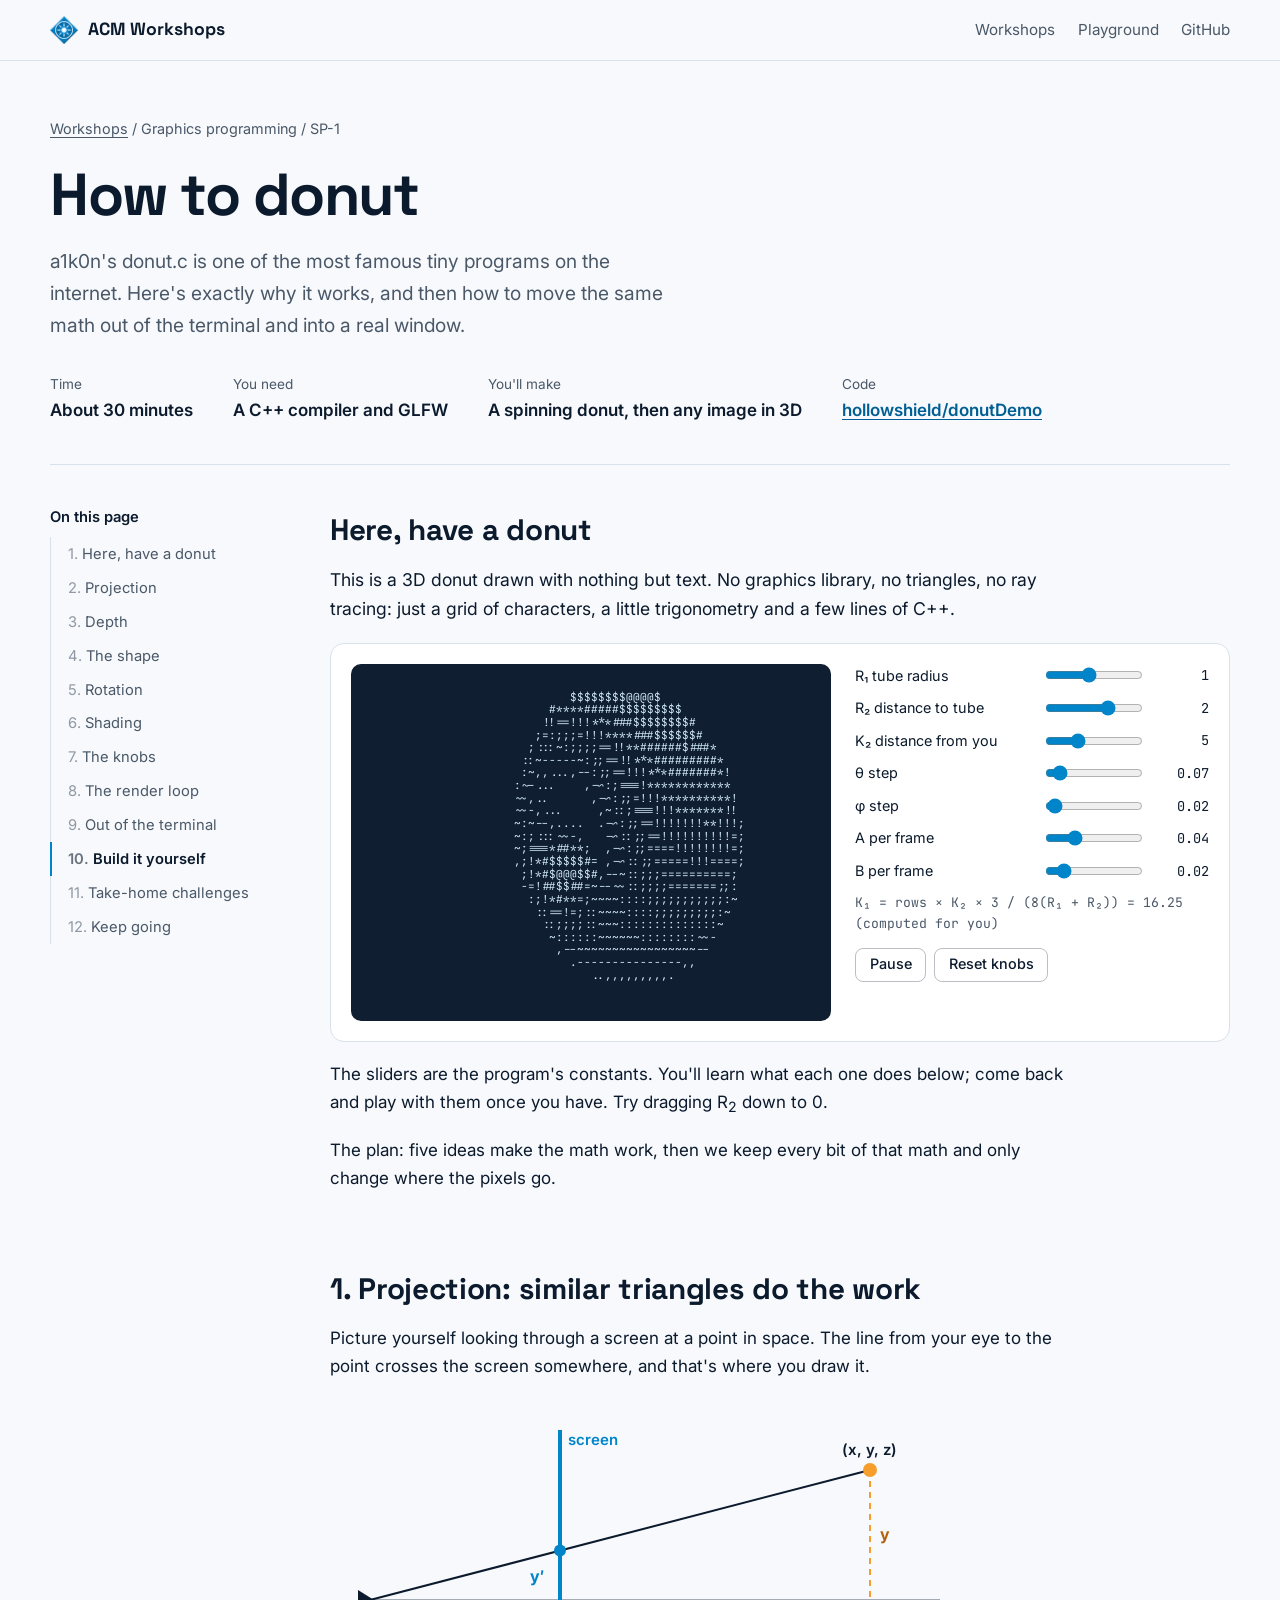
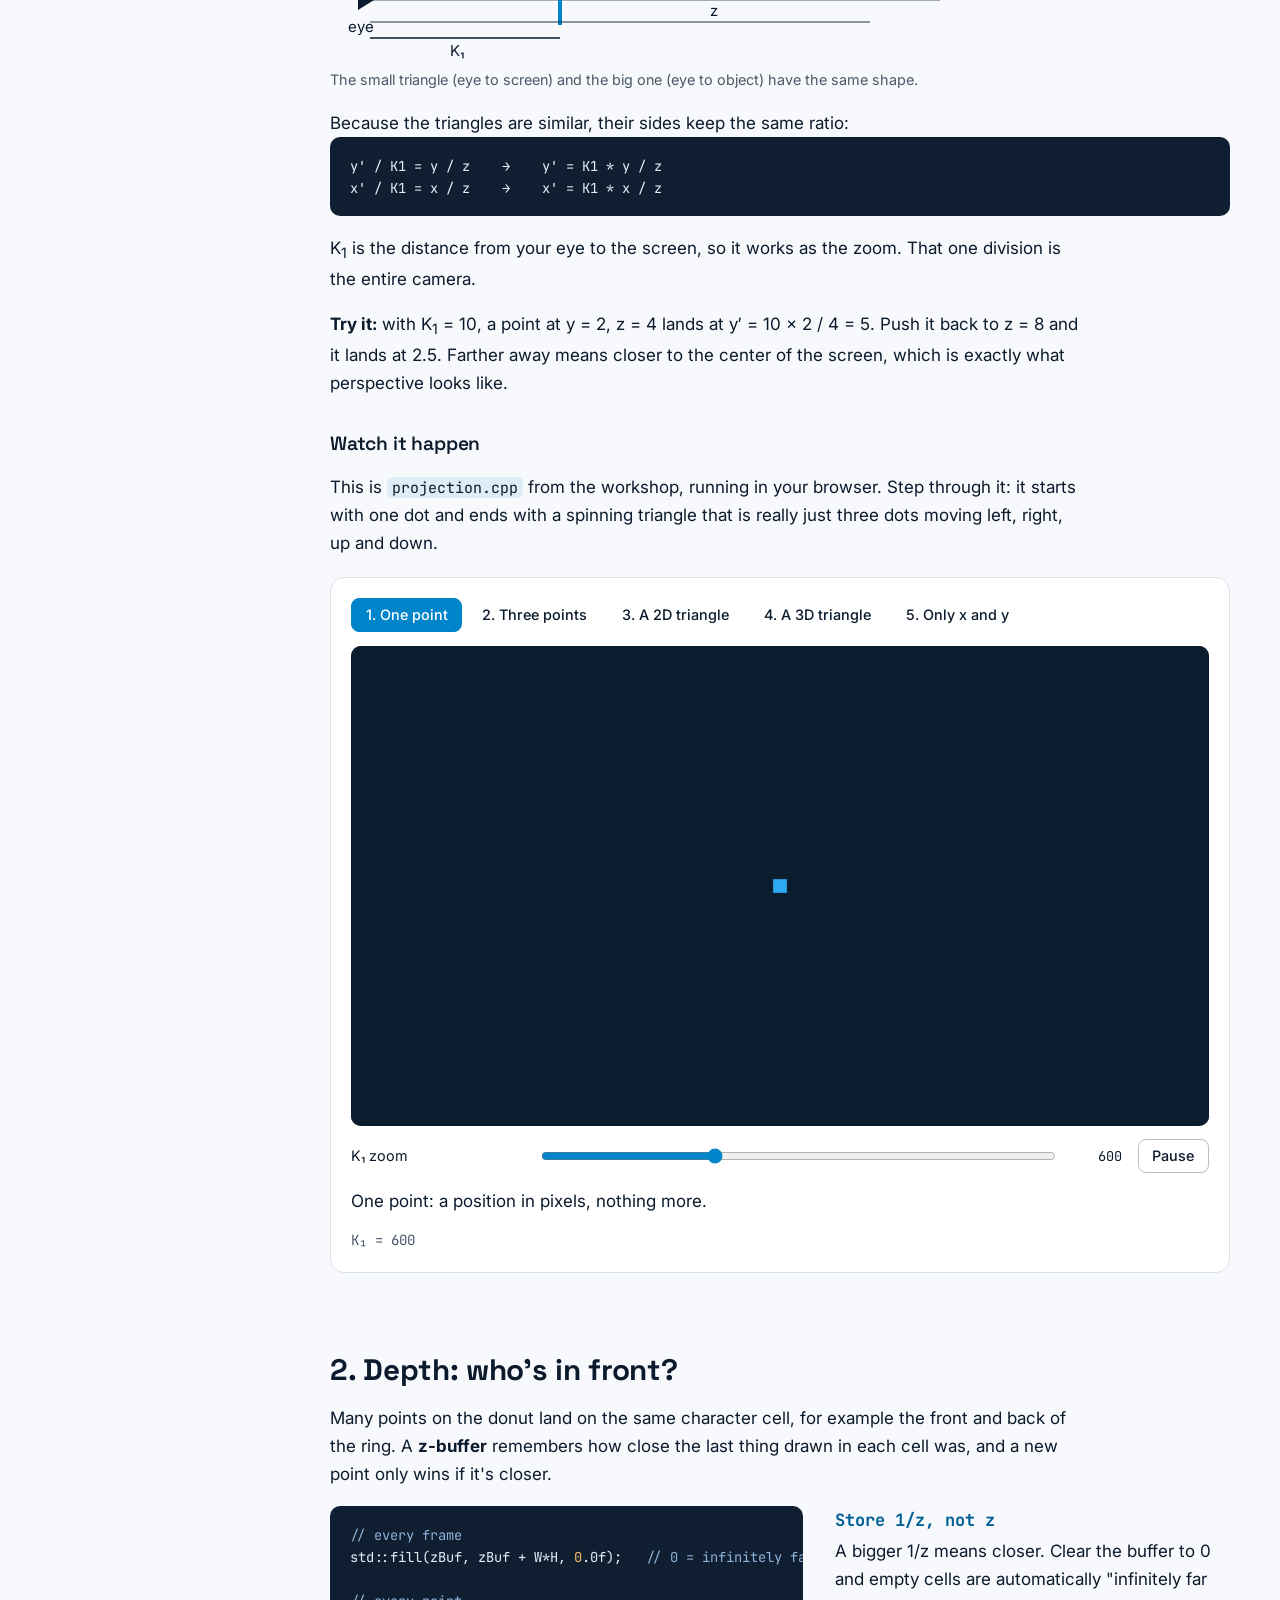
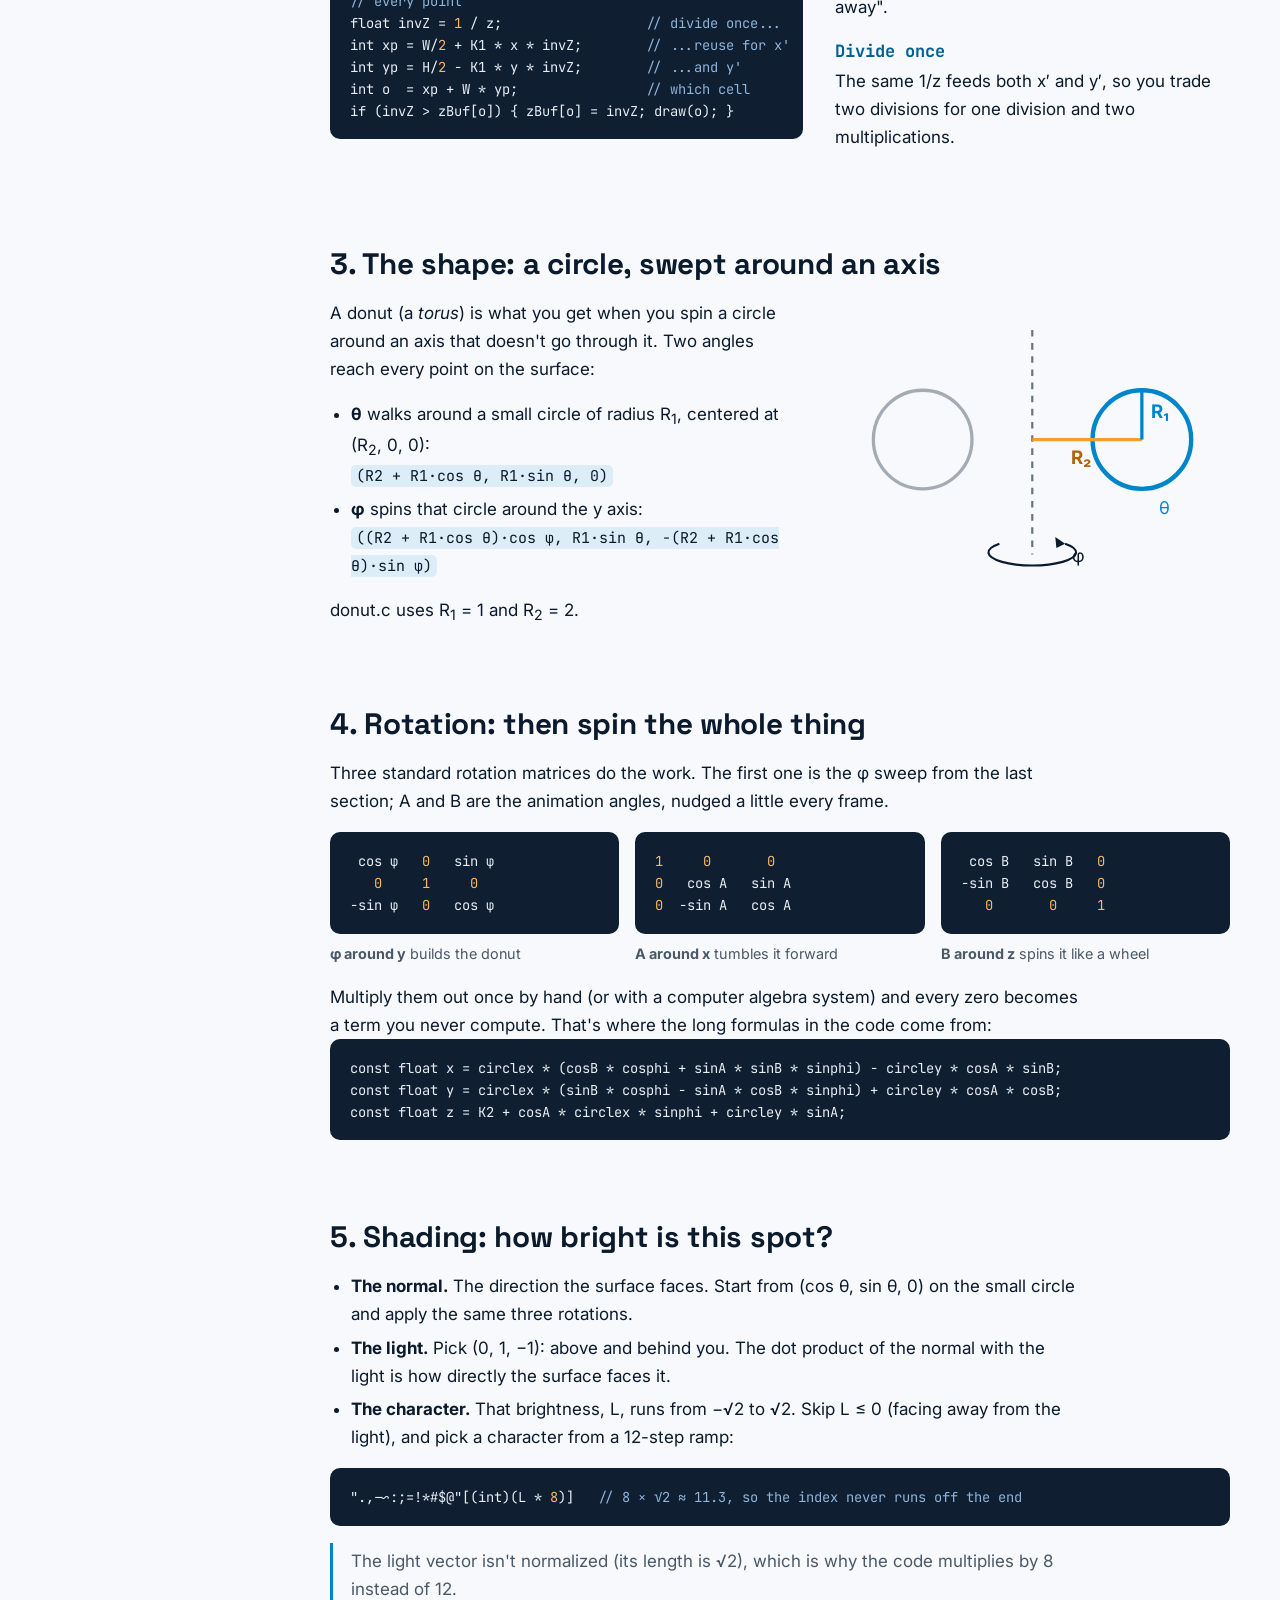
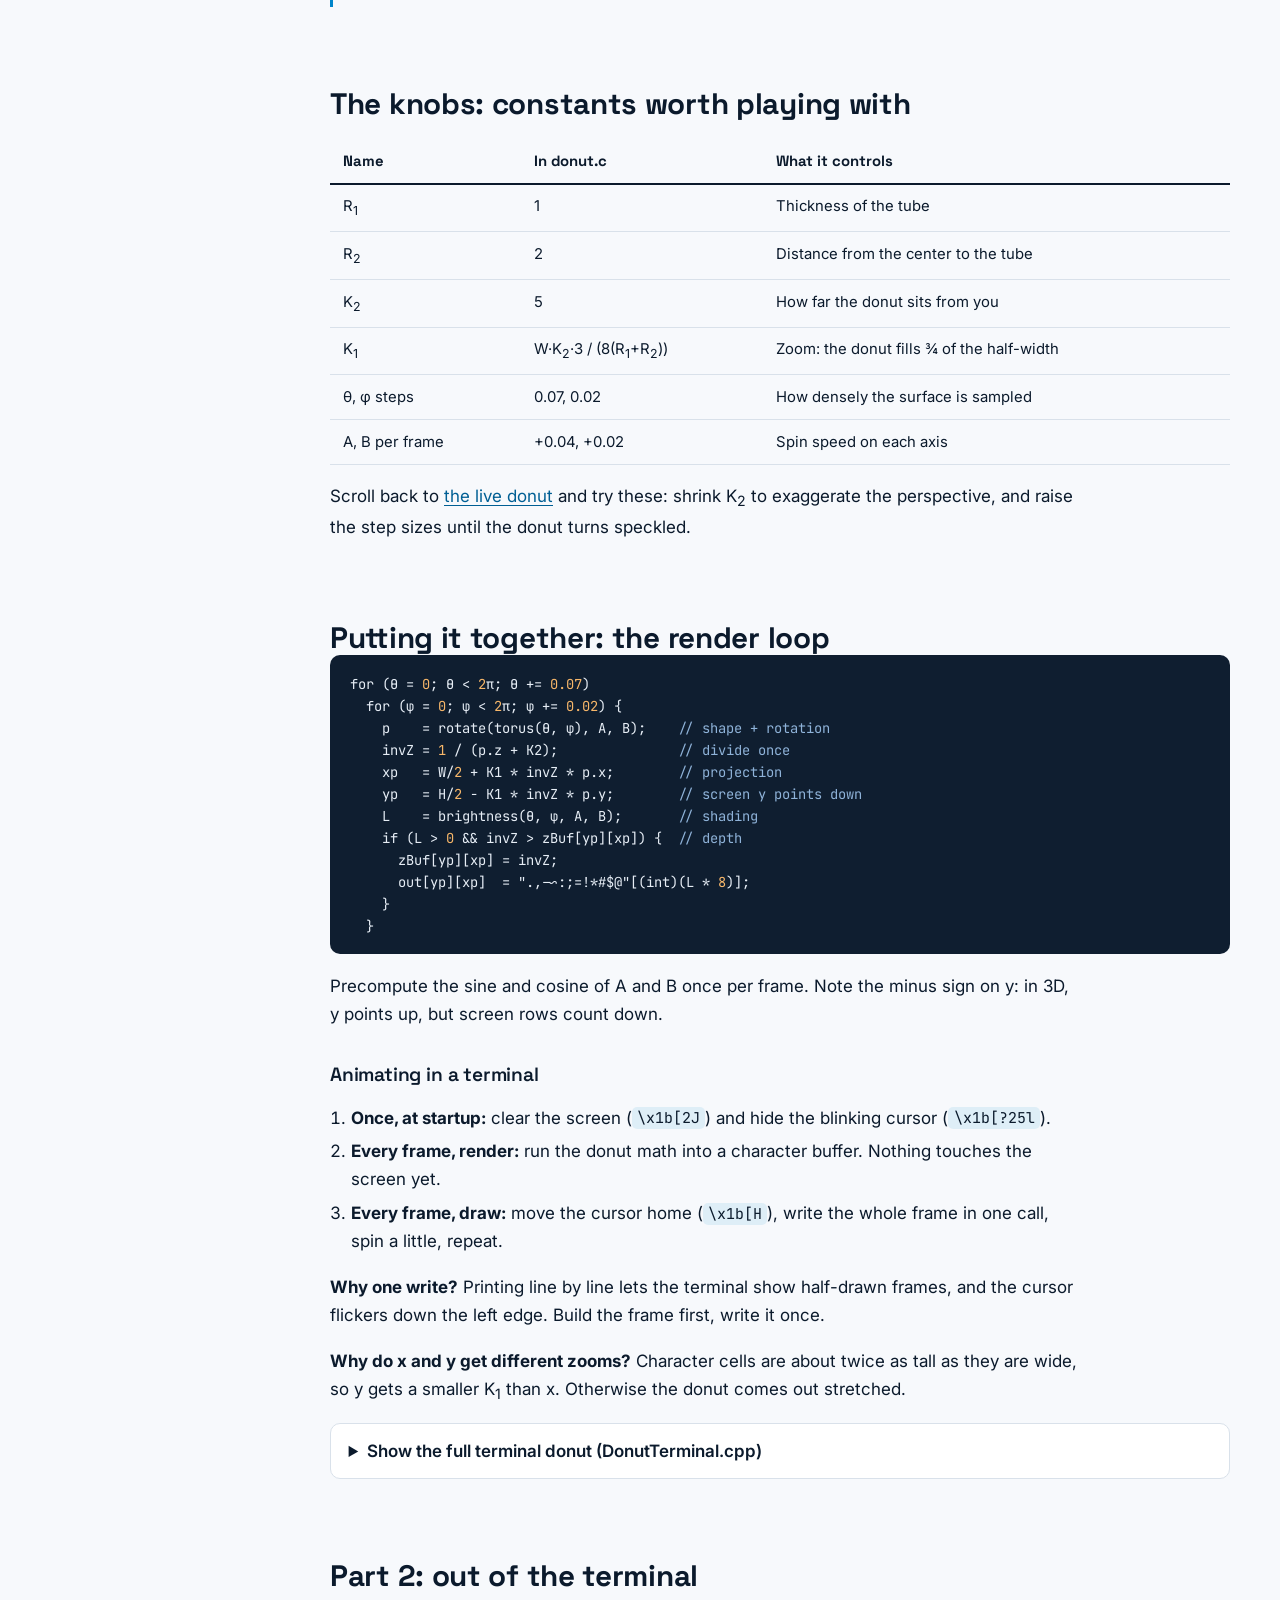
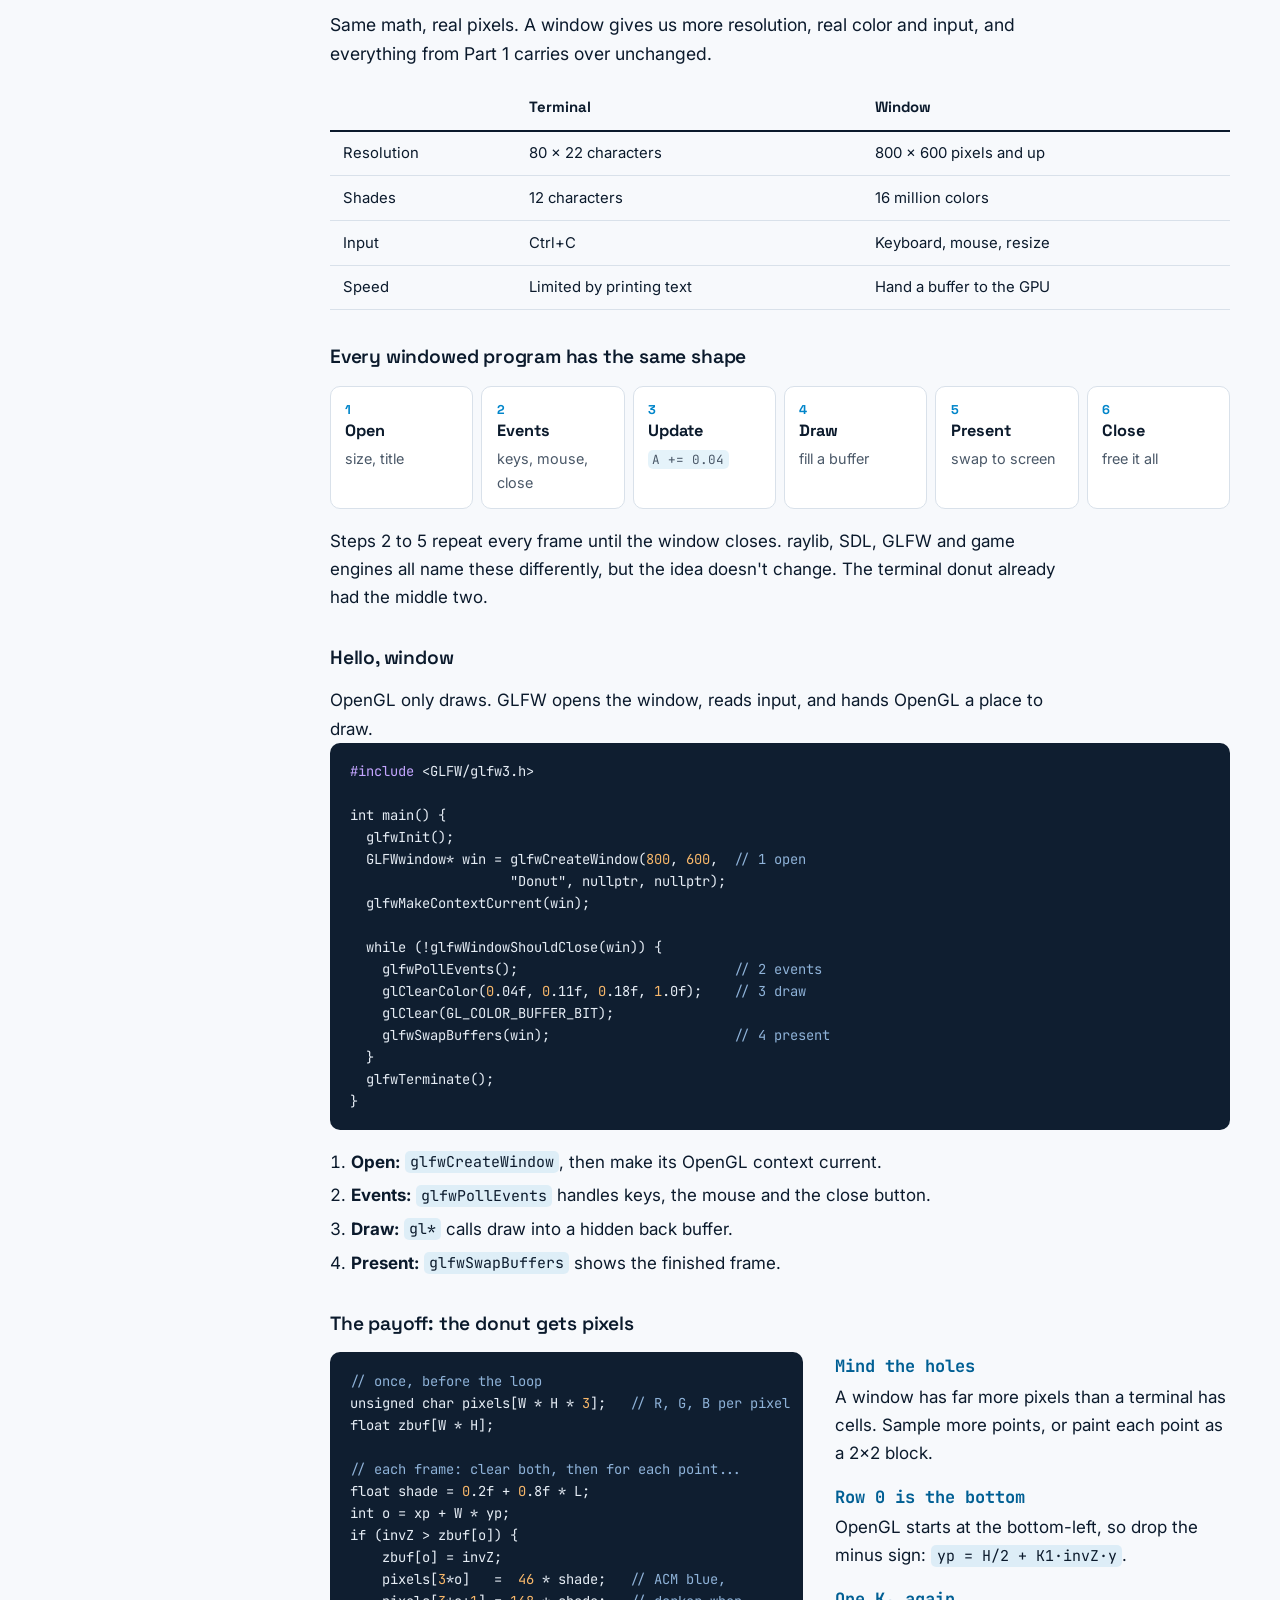
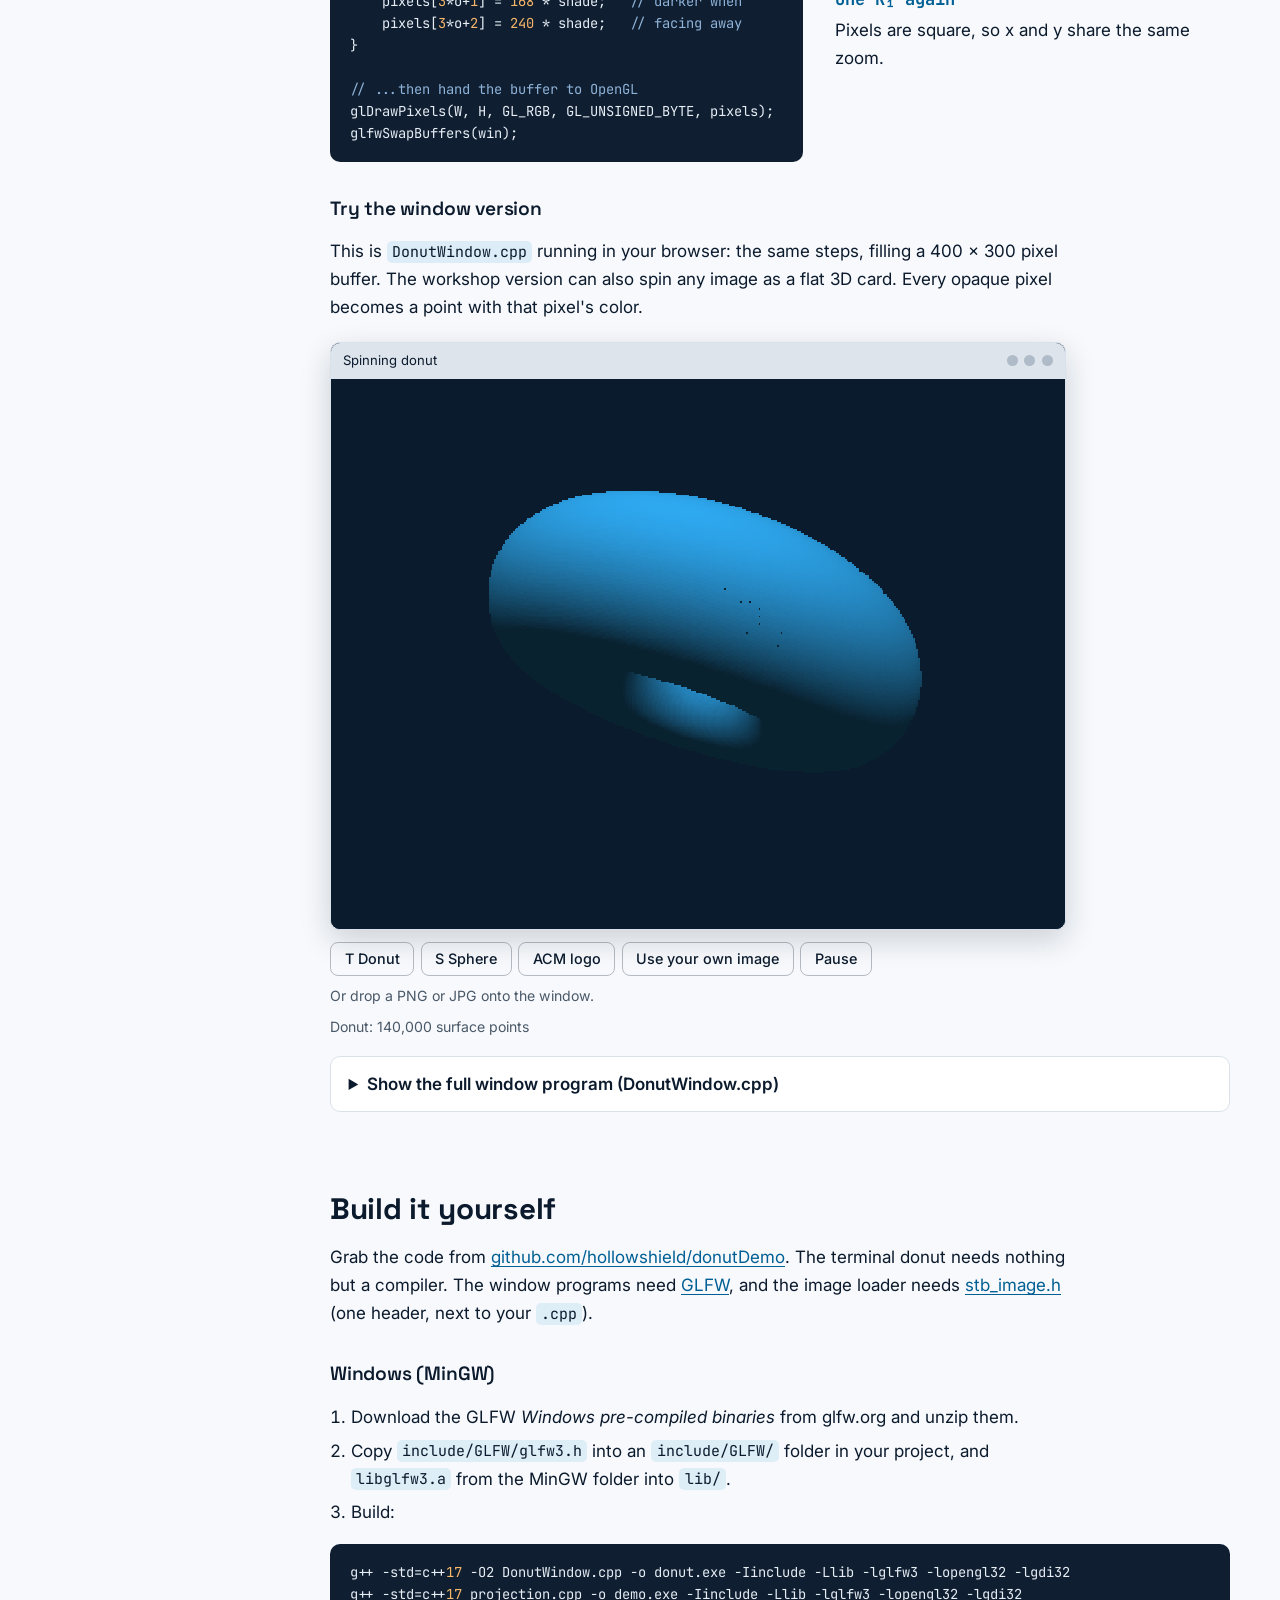
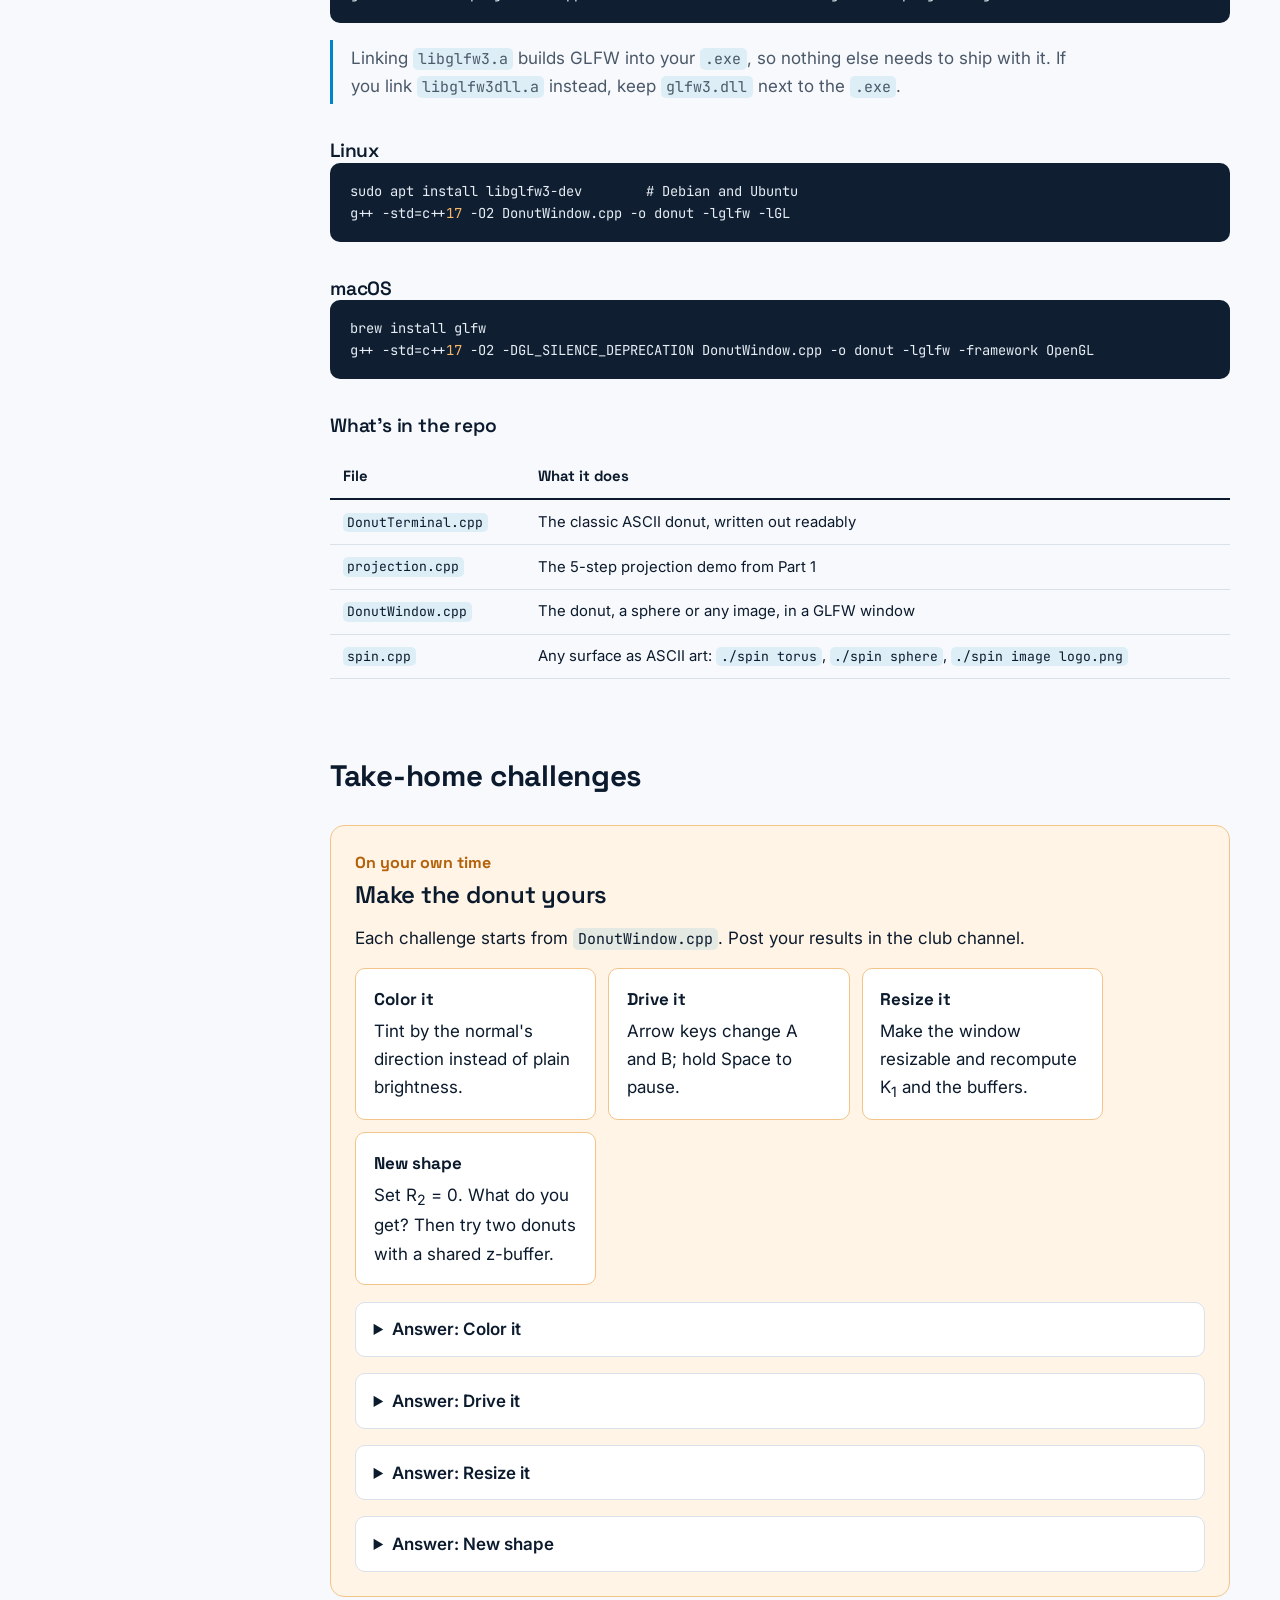
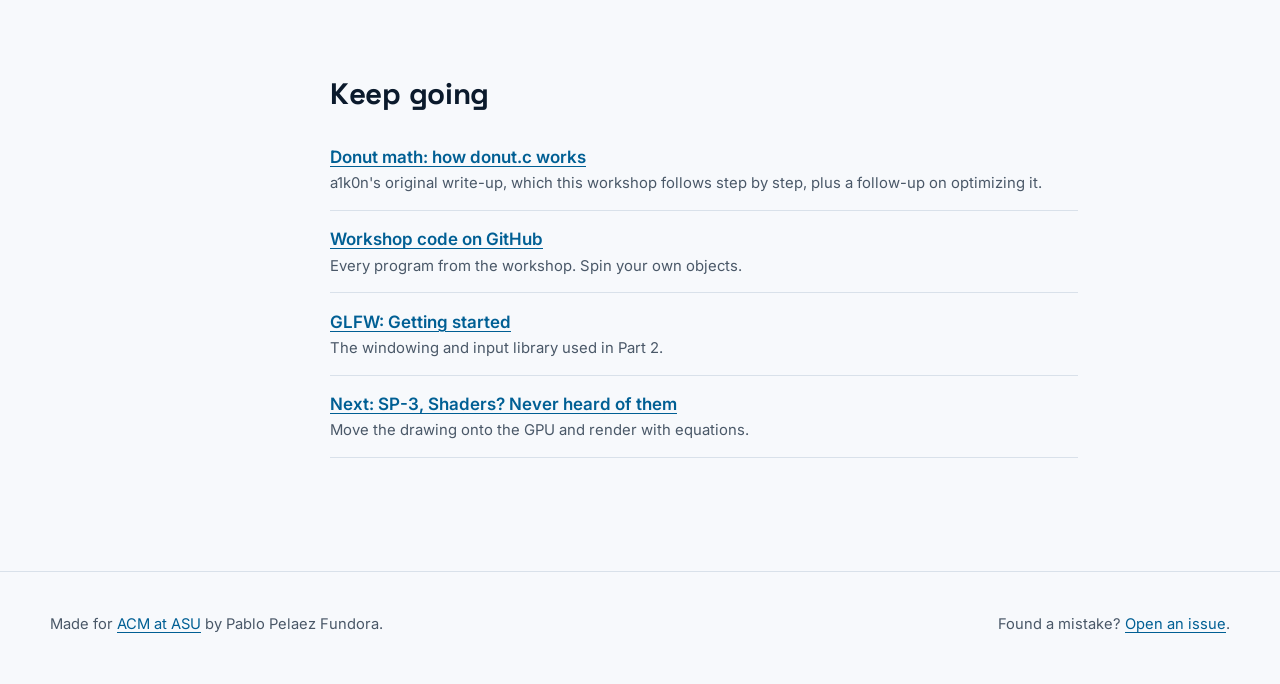
<file: workshops/graphics-donut-window/index.html>
<!doctype html>
<html lang="en">
<head>
  <meta charset="utf-8">
  <meta name="viewport" content="width=device-width, initial-scale=1">
  <title>SP-1: How to donut · ACM Workshops</title>
  <meta name="description" content="How donut.c draws a spinning 3D donut with text characters, and how to move the same math into a real window with GLFW and OpenGL.">
  <link rel="icon" href="../../assets/img/acm-logo-64.png">
  <link rel="preconnect" href="https://fonts.googleapis.com">
  <link rel="preconnect" href="https://fonts.gstatic.com" crossorigin>
  <link rel="stylesheet" href="https://fonts.googleapis.com/css2?family=Inter:wght@400..700&family=JetBrains+Mono:wght@400..600&family=Space+Grotesk:wght@500..700&display=swap">
  <link rel="stylesheet" href="../../assets/css/site.css">
</head>
<body>
  <a class="skip" href="#main">Skip to content</a>
  <header class="site-head">
    <div class="wrap">
      <a class="brand" href="../../"><img class="brand-mark" src="../../assets/img/acm-logo-64.png" alt="">ACM Workshops</a>
      <nav class="site-nav" aria-label="Main">
        <a href="../../">Workshops</a>
        <a href="../../playground/">Playground</a>
        <a class="nav-gh" href="https://github.com/hollowshield/sp">GitHub</a>
      </nav>
    </div>
  </header>

  <div class="wrap">
    <header class="lesson-head">
      <p class="crumbs"><a href="../../">Workshops</a> / Graphics programming / SP-1</p>
      <h1>How to donut</h1>
      <p class="lede">a1k0n's donut.c is one of the most famous tiny programs on the internet. Here's exactly why it works, and then how to move the same math out of the terminal and into a real window.</p>
      <dl class="facts">
        <div><dt>Time</dt><dd>About 30 minutes</dd></div>
        <div><dt>You need</dt><dd>A C++ compiler and GLFW</dd></div>
        <div><dt>You'll make</dt><dd>A spinning donut, then any image in 3D</dd></div>
        <div><dt>Code</dt><dd><a href="https://github.com/hollowshield/donutDemo">hollowshield/donutDemo</a></dd></div>
      </dl>
    </header>

    <div class="lesson">
      <nav class="toc" data-for="#main" aria-label="On this page"><p>On this page</p></nav>

      <main id="main" class="prose">

        <h2 id="donut" data-toc="Here, have a donut">Here, have a donut</h2>
        <p class="lead-in">This is a 3D donut drawn with nothing but text. No graphics library, no triangles, no ray tracing: just a grid of characters, a little trigonometry and a few lines of C++.</p>
        <div class="ascii-donut" id="knobs-donut"></div>
        <p>The sliders are the program's constants. You'll learn what each one does below; come back and play with them once you have. Try dragging R<sub>2</sub> down to 0.</p>
        <p>The plan: five ideas make the math work, then we keep every bit of that math and only change where the pixels go.</p>

        <h2 id="projection" data-toc="Projection">1. Projection: similar triangles do the work</h2>
        <p>Picture yourself looking through a screen at a point in space. The line from your eye to the point crosses the screen somewhere, and that's where you draw it.</p>
        <figure class="figure">
          <svg viewBox="0 0 640 260" role="img" aria-labelledby="proj-fig-title">
            <title id="proj-fig-title">Side view: an eye at the left, a screen at distance K1, and an object point at distance z and height y. The line from the eye to the point crosses the screen at height y prime.</title>
            <line x1="40" y1="200" x2="610" y2="200" stroke="currentColor" stroke-opacity=".35" stroke-width="2"/>
            <line x1="230" y1="30" x2="230" y2="225" stroke="#0085CA" stroke-width="4"/>
            <text x="238" y="45" fill="#0085CA" font-size="15" font-weight="600">screen</text>
            <line x1="40" y1="200" x2="540" y2="70" stroke="currentColor" stroke-width="2"/>
            <path d="M28 190 L44 200 L28 210 Z" fill="currentColor"/>
            <text x="18" y="232" fill="currentColor" font-size="15">eye</text>
            <circle cx="540" cy="70" r="7" fill="#F59E2B"/>
            <text x="512" y="55" fill="currentColor" font-size="15" font-weight="600">(x, y, z)</text>
            <line x1="540" y1="70" x2="540" y2="200" stroke="#F59E2B" stroke-width="2" stroke-dasharray="6 5"/>
            <text x="550" y="140" fill="#B4610A" font-size="16" font-weight="700">y</text>
            <circle cx="230" cy="150.6" r="6" fill="#0085CA"/>
            <line x1="230" y1="150.6" x2="230" y2="200" stroke="#0085CA" stroke-width="2" stroke-dasharray="4 4"/>
            <text x="200" y="182" fill="#0085CA" font-size="16" font-weight="700">y′</text>
            <line x1="40" y1="238" x2="230" y2="238" stroke="currentColor" stroke-width="1.5"/>
            <text x="120" y="256" fill="currentColor" font-size="15">K₁</text>
            <line x1="40" y1="222" x2="540" y2="222" stroke="currentColor" stroke-opacity=".6" stroke-width="1.5"/>
            <text x="380" y="216" fill="currentColor" font-size="15">z</text>
          </svg>
          <figcaption>The small triangle (eye to screen) and the big one (eye to object) have the same shape.</figcaption>
        </figure>
        <p>Because the triangles are similar, their sides keep the same ratio:</p>
        <pre class="code"><code>y' / K1 = y / z    →    y' = K1 * y / z
x' / K1 = x / z    →    x' = K1 * x / z</code></pre>
        <p>K<sub>1</sub> is the distance from your eye to the screen, so it works as the zoom. That one division is the entire camera.</p>
        <p><b>Try it:</b> with K<sub>1</sub> = 10, a point at y = 2, z = 4 lands at y′ = 10 × 2 / 4 = 5. Push it back to z = 8 and it lands at 2.5. Farther away means closer to the center of the screen, which is exactly what perspective looks like.</p>

        <h3>Watch it happen</h3>
        <p>This is <code>projection.cpp</code> from the workshop, running in your browser. Step through it: it starts with one dot and ends with a spinning triangle that is really just three dots moving left, right, up and down.</p>
        <div class="projection-demo"></div>

        <h2 id="depth" data-toc="Depth">2. Depth: who's in front?</h2>
        <p>Many points on the donut land on the same character cell, for example the front and back of the ring. A <strong>z-buffer</strong> remembers how close the last thing drawn in each cell was, and a new point only wins if it's closer.</p>
        <div class="two-col">
<pre class="code"><code>// every frame
std::fill(zBuf, zBuf + W*H, 0.0f);   // 0 = infinitely far

// every point
float invZ = 1 / z;                  // divide once...
int xp = W/2 + K1 * x * invZ;        // ...reuse for x'
int yp = H/2 - K1 * y * invZ;        // ...and y'
int o  = xp + W * yp;                // which cell
if (invZ > zBuf[o]) { zBuf[o] = invZ; draw(o); }</code></pre>
          <dl class="defs">
            <dt>Store 1/z, not z</dt><dd>A bigger 1/z means closer. Clear the buffer to 0 and empty cells are automatically "infinitely far away".</dd>
            <dt>Divide once</dt><dd>The same 1/z feeds both x′ and y′, so you trade two divisions for one division and two multiplications.</dd>
          </dl>
        </div>

        <h2 id="shape" data-toc="The shape">3. The shape: a circle, swept around an axis</h2>
        <div class="two-col">
          <div>
            <p>A donut (a <em>torus</em>) is what you get when you spin a circle around an axis that doesn't go through it. Two angles reach every point on the surface:</p>
            <ul>
              <li><strong>θ</strong> walks around a small circle of radius R<sub>1</sub>, centered at (R<sub>2</sub>, 0, 0):<br><code>(R2 + R1·cos θ, R1·sin θ, 0)</code></li>
              <li><strong>φ</strong> spins that circle around the y axis:<br><code>((R2 + R1·cos θ)·cos φ, R1·sin θ, −(R2 + R1·cos θ)·sin φ)</code></li>
            </ul>
            <p>donut.c uses R<sub>1</sub> = 1 and R<sub>2</sub> = 2.</p>
          </div>
          <figure class="figure">
            <svg viewBox="0 0 360 230" role="img" aria-labelledby="torus-fig-title">
              <title id="torus-fig-title">Two circles of radius R1, one on each side of a vertical dashed axis, each at distance R2 from it. An arrow shows the circle sweeping around the axis.</title>
              <line x1="180" y1="10" x2="180" y2="215" stroke="currentColor" stroke-dasharray="6 6" stroke-opacity=".6" stroke-width="2"/>
              <circle cx="80" cy="110" r="45" fill="none" stroke="currentColor" stroke-opacity=".35" stroke-width="3"/>
              <circle cx="280" cy="110" r="45" fill="none" stroke="#0085CA" stroke-width="4"/>
              <line x1="180" y1="110" x2="280" y2="110" stroke="#F59E2B" stroke-width="3"/>
              <text x="215" y="132" fill="#B4610A" font-size="17" font-weight="700">R₂</text>
              <line x1="280" y1="110" x2="280" y2="65" stroke="#0085CA" stroke-width="3"/>
              <text x="288" y="90" fill="#0085CA" font-size="17" font-weight="700">R₁</text>
              <text x="296" y="178" fill="#0085CA" font-size="16">θ</text>
              <path d="M150 205 A40 12 0 1 0 210 205" fill="none" stroke="currentColor" stroke-width="2"/>
              <path d="M210 205 l-9 -6 l1 10 z" fill="currentColor"/>
              <text x="216" y="222" fill="currentColor" font-size="16">φ</text>
            </svg>
          </figure>
        </div>

        <h2 id="rotation" data-toc="Rotation">4. Rotation: then spin the whole thing</h2>
        <p>Three standard rotation matrices do the work. The first one is the φ sweep from the last section; A and B are the animation angles, nudged a little every frame.</p>
        <div class="matrices">
          <figure><pre class="code"><code> cos φ   0   sin φ
   0     1     0
-sin φ   0   cos φ</code></pre><figcaption><b>φ around y</b> builds the donut</figcaption></figure>
          <figure><pre class="code"><code>1     0       0
0   cos A   sin A
0  -sin A   cos A</code></pre><figcaption><b>A around x</b> tumbles it forward</figcaption></figure>
          <figure><pre class="code"><code> cos B   sin B   0
-sin B   cos B   0
   0       0     1</code></pre><figcaption><b>B around z</b> spins it like a wheel</figcaption></figure>
        </div>
        <p>Multiply them out once by hand (or with a computer algebra system) and every zero becomes a term you never compute. That's where the long formulas in the code come from:</p>
        <pre class="code"><code>const float x = circlex * (cosB * cosphi + sinA * sinB * sinphi) - circley * cosA * sinB;
const float y = circlex * (sinB * cosphi - sinA * cosB * sinphi) + circley * cosA * cosB;
const float z = K2 + cosA * circlex * sinphi + circley * sinA;</code></pre>

        <h2 id="shading" data-toc="Shading">5. Shading: how bright is this spot?</h2>
        <ul>
          <li><strong>The normal.</strong> The direction the surface faces. Start from (cos θ, sin θ, 0) on the small circle and apply the same three rotations.</li>
          <li><strong>The light.</strong> Pick (0, 1, −1): above and behind you. The dot product of the normal with the light is how directly the surface faces it.</li>
          <li><strong>The character.</strong> That brightness, L, runs from −√2 to √2. Skip L ≤ 0 (facing away from the light), and pick a character from a 12-step ramp:</li>
        </ul>
        <pre class="code"><code>".,-~:;=!*#$@"[(int)(L * 8)]   // 8 × √2 ≈ 11.3, so the index never runs off the end</code></pre>
        <p class="note">The light vector isn't normalized (its length is √2), which is why the code multiplies by 8 instead of 12.</p>

        <h2 id="knobs" data-toc="The knobs">The knobs: constants worth playing with</h2>
        <div class="table-wrap">
          <table>
            <thead><tr><th>Name</th><th>In donut.c</th><th>What it controls</th></tr></thead>
            <tbody>
              <tr><td>R<sub>1</sub></td><td>1</td><td>Thickness of the tube</td></tr>
              <tr><td>R<sub>2</sub></td><td>2</td><td>Distance from the center to the tube</td></tr>
              <tr><td>K<sub>2</sub></td><td>5</td><td>How far the donut sits from you</td></tr>
              <tr><td>K<sub>1</sub></td><td>W·K<sub>2</sub>·3 / (8(R<sub>1</sub>+R<sub>2</sub>))</td><td>Zoom: the donut fills ¾ of the half-width</td></tr>
              <tr><td>θ, φ steps</td><td>0.07, 0.02</td><td>How densely the surface is sampled</td></tr>
              <tr><td>A, B per frame</td><td>+0.04, +0.02</td><td>Spin speed on each axis</td></tr>
            </tbody>
          </table>
        </div>
        <p>Scroll back to <a href="#knobs-donut">the live donut</a> and try these: shrink K<sub>2</sub> to exaggerate the perspective, and raise the step sizes until the donut turns speckled.</p>

        <h2 id="loop" data-toc="The render loop">Putting it together: the render loop</h2>
        <pre class="code"><code>for (θ = 0; θ &lt; 2π; θ += 0.07)
  for (φ = 0; φ &lt; 2π; φ += 0.02) {
    p    = rotate(torus(θ, φ), A, B);    // shape + rotation
    invZ = 1 / (p.z + K2);               // divide once
    xp   = W/2 + K1 * invZ * p.x;        // projection
    yp   = H/2 - K1 * invZ * p.y;        // screen y points down
    L    = brightness(θ, φ, A, B);       // shading
    if (L &gt; 0 &amp;&amp; invZ &gt; zBuf[yp][xp]) {  // depth
      zBuf[yp][xp] = invZ;
      out[yp][xp]  = ".,-~:;=!*#$@"[(int)(L * 8)];
    }
  }</code></pre>
        <p>Precompute the sine and cosine of A and B once per frame. Note the minus sign on y: in 3D, y points up, but screen rows count down.</p>

        <h3>Animating in a terminal</h3>
        <ol>
          <li><strong>Once, at startup:</strong> clear the screen (<code>\x1b[2J</code>) and hide the blinking cursor (<code>\x1b[?25l</code>).</li>
          <li><strong>Every frame, render:</strong> run the donut math into a character buffer. Nothing touches the screen yet.</li>
          <li><strong>Every frame, draw:</strong> move the cursor home (<code>\x1b[H</code>), write the whole frame in one call, spin a little, repeat.</li>
        </ol>
        <p><strong>Why one write?</strong> Printing line by line lets the terminal show half-drawn frames, and the cursor flickers down the left edge. Build the frame first, write it once.</p>
        <p><strong>Why do x and y get different zooms?</strong> Character cells are about twice as tall as they are wide, so y gets a smaller K<sub>1</sub> than x. Otherwise the donut comes out stretched.</p>

        <details class="answer">
          <summary>Show the full terminal donut (DonutTerminal.cpp)</summary>
          <div class="answer-body">
            <p>Build it with <code>g++ -std=c++17 -O2 DonutTerminal.cpp -o donutTerm</code> and run it in a terminal at least 80 columns wide. Ctrl+C quits.</p>
            <pre class="code" data-src="src-terminal"></pre>
          </div>
        </details>

        <h2 id="window" data-toc="Out of the terminal">Part 2: out of the terminal</h2>
        <p class="lead-in">Same math, real pixels. A window gives us more resolution, real color and input, and everything from Part 1 carries over unchanged.</p>
        <div class="table-wrap">
          <table>
            <thead><tr><th></th><th>Terminal</th><th>Window</th></tr></thead>
            <tbody>
              <tr><td>Resolution</td><td>80 × 22 characters</td><td>800 × 600 pixels and up</td></tr>
              <tr><td>Shades</td><td>12 characters</td><td>16 million colors</td></tr>
              <tr><td>Input</td><td>Ctrl+C</td><td>Keyboard, mouse, resize</td></tr>
              <tr><td>Speed</td><td>Limited by printing text</td><td>Hand a buffer to the GPU</td></tr>
            </tbody>
          </table>
        </div>

        <h3>Every windowed program has the same shape</h3>
        <ol class="loop-steps">
          <li><b>Open</b>size, title</li>
          <li><b>Events</b>keys, mouse, close</li>
          <li><b>Update</b><code>A += 0.04</code></li>
          <li><b>Draw</b>fill a buffer</li>
          <li><b>Present</b>swap to screen</li>
          <li><b>Close</b>free it all</li>
        </ol>
        <p>Steps 2 to 5 repeat every frame until the window closes. raylib, SDL, GLFW and game engines all name these differently, but the idea doesn't change. The terminal donut already had the middle two.</p>

        <h3>Hello, window</h3>
        <p>OpenGL only draws. GLFW opens the window, reads input, and hands OpenGL a place to draw.</p>
        <pre class="code"><code>#include &lt;GLFW/glfw3.h&gt;

int main() {
  glfwInit();
  GLFWwindow* win = glfwCreateWindow(800, 600,  // 1 open
                    "Donut", nullptr, nullptr);
  glfwMakeContextCurrent(win);

  while (!glfwWindowShouldClose(win)) {
    glfwPollEvents();                           // 2 events
    glClearColor(0.04f, 0.11f, 0.18f, 1.0f);    // 3 draw
    glClear(GL_COLOR_BUFFER_BIT);
    glfwSwapBuffers(win);                       // 4 present
  }
  glfwTerminate();
}</code></pre>
        <ol>
          <li><strong>Open:</strong> <code>glfwCreateWindow</code>, then make its OpenGL context current.</li>
          <li><strong>Events:</strong> <code>glfwPollEvents</code> handles keys, the mouse and the close button.</li>
          <li><strong>Draw:</strong> <code>gl*</code> calls draw into a hidden back buffer.</li>
          <li><strong>Present:</strong> <code>glfwSwapBuffers</code> shows the finished frame.</li>
        </ol>

        <h3>The payoff: the donut gets pixels</h3>
        <div class="two-col">
<pre class="code"><code>// once, before the loop
unsigned char pixels[W * H * 3];   // R, G, B per pixel
float zbuf[W * H];

// each frame: clear both, then for each point...
float shade = 0.2f + 0.8f * L;
int o = xp + W * yp;
if (invZ > zbuf[o]) {
    zbuf[o] = invZ;
    pixels[3*o]   =  46 * shade;   // ACM blue,
    pixels[3*o+1] = 168 * shade;   // darker when
    pixels[3*o+2] = 240 * shade;   // facing away
}

// ...then hand the buffer to OpenGL
glDrawPixels(W, H, GL_RGB, GL_UNSIGNED_BYTE, pixels);
glfwSwapBuffers(win);</code></pre>
          <dl class="defs">
            <dt>Mind the holes</dt><dd>A window has far more pixels than a terminal has cells. Sample more points, or paint each point as a 2×2 block.</dd>
            <dt>Row 0 is the bottom</dt><dd>OpenGL starts at the bottom-left, so drop the minus sign: <code>yp = H/2 + K1·invZ·y</code>.</dd>
            <dt>One K₁ again</dt><dd>Pixels are square, so x and y share the same zoom.</dd>
          </dl>
        </div>

        <h3>Try the window version</h3>
        <p>This is <code>DonutWindow.cpp</code> running in your browser: the same steps, filling a 400 × 300 pixel buffer. The workshop version can also spin any image as a flat 3D card. Every opaque pixel becomes a point with that pixel's color.</p>
        <div class="pixel-donut" data-logo="../../assets/img/acm-logo-512.png"></div>

        <details class="answer">
          <summary>Show the full window program (DonutWindow.cpp)</summary>
          <div class="answer-body">
            <p>Keys: <kbd>T</kbd> donut, <kbd>S</kbd> sphere, <kbd>Space</kbd> pause, <kbd>Esc</kbd> quit. Drag an image onto the window to spin it, or pass one on the command line: <code>./donut acm-logo.png</code>.</p>
            <pre class="code" data-src="src-window"></pre>
          </div>
        </details>

        <h2 id="build" data-toc="Build it yourself">Build it yourself</h2>
        <p>Grab the code from <a href="https://github.com/hollowshield/donutDemo">github.com/hollowshield/donutDemo</a>. The terminal donut needs nothing but a compiler. The window programs need <a href="https://www.glfw.org/download.html">GLFW</a>, and the image loader needs <a href="https://github.com/nothings/stb/blob/master/stb_image.h">stb_image.h</a> (one header, next to your <code>.cpp</code>).</p>

        <h3>Windows (MinGW)</h3>
        <ol>
          <li>Download the GLFW <em>Windows pre-compiled binaries</em> from glfw.org and unzip them.</li>
          <li>Copy <code>include/GLFW/glfw3.h</code> into an <code>include/GLFW/</code> folder in your project, and <code>libglfw3.a</code> from the MinGW folder into <code>lib/</code>.</li>
          <li>Build:</li>
        </ol>
        <pre class="code"><code>g++ -std=c++17 -O2 DonutWindow.cpp -o donut.exe -Iinclude -Llib -lglfw3 -lopengl32 -lgdi32
g++ -std=c++17 projection.cpp -o demo.exe -Iinclude -Llib -lglfw3 -lopengl32 -lgdi32</code></pre>
        <p class="note">Linking <code>libglfw3.a</code> builds GLFW into your <code>.exe</code>, so nothing else needs to ship with it. If you link <code>libglfw3dll.a</code> instead, keep <code>glfw3.dll</code> next to the <code>.exe</code>.</p>

        <h3>Linux</h3>
        <pre class="code"><code>sudo apt install libglfw3-dev        # Debian and Ubuntu
g++ -std=c++17 -O2 DonutWindow.cpp -o donut -lglfw -lGL</code></pre>

        <h3>macOS</h3>
        <pre class="code"><code>brew install glfw
g++ -std=c++17 -O2 -DGL_SILENCE_DEPRECATION DonutWindow.cpp -o donut -lglfw -framework OpenGL</code></pre>

        <h3>What's in the repo</h3>
        <div class="table-wrap">
          <table>
            <thead><tr><th>File</th><th>What it does</th></tr></thead>
            <tbody>
              <tr><td><code>DonutTerminal.cpp</code></td><td>The classic ASCII donut, written out readably</td></tr>
              <tr><td><code>projection.cpp</code></td><td>The 5-step projection demo from Part 1</td></tr>
              <tr><td><code>DonutWindow.cpp</code></td><td>The donut, a sphere or any image, in a GLFW window</td></tr>
              <tr><td><code>spin.cpp</code></td><td>Any surface as ASCII art: <code>./spin torus</code>, <code>./spin sphere</code>, <code>./spin image logo.png</code></td></tr>
            </tbody>
          </table>
        </div>

        <h2 id="homework" data-toc="Take-home challenges">Take-home challenges</h2>
        <div class="activity">
          <p class="activity-tag">On your own time</p>
          <h3>Make the donut yours</h3>
          <p>Each challenge starts from <code>DonutWindow.cpp</code>. Post your results in the club channel.</p>
          <ul class="challenges">
            <li><b>Color it</b>Tint by the normal's direction instead of plain brightness.</li>
            <li><b>Drive it</b>Arrow keys change A and B; hold Space to pause.</li>
            <li><b>Resize it</b>Make the window resizable and recompute K<sub>1</sub> and the buffers.</li>
            <li><b>New shape</b>Set R<sub>2</sub> = 0. What do you get? Then try two donuts with a shared z-buffer.</li>
          </ul>

          <details class="answer">
            <summary>Answer: Color it</summary>
            <div class="answer-body">
              <p>A normal's x, y and z each run from −1 to 1. Remap them to 0 to 1 and use them as red, green and blue, then darken with the usual shading. In <code>render()</code>, replace the three color lines:</p>
<pre class="code"><code>// color from the rotated normal: each axis -1..1 becomes 0..1
float cr = 0.5f + 0.5f * n.x;
float cg = 0.5f + 0.5f * n.y;
float cb = 0.5f + 0.5f * n.z;
unsigned char r = (unsigned char)(255 * std::min(1.0f, cr * shade));
unsigned char g = (unsigned char)(255 * std::min(1.0f, cg * shade));
unsigned char b = (unsigned char)(255 * std::min(1.0f, cb * shade));</code></pre>
              <p>Because the normal is rotated with the donut, the colors stay stuck to the surface as it spins.</p>
            </div>
          </details>

          <details class="answer">
            <summary>Answer: Drive it</summary>
            <div class="answer-body">
              <p>Key callbacks only fire when a key goes down or up. For "while held", ask GLFW each frame with <code>glfwGetKey</code>. Replace the automatic spin in the main loop, and delete the Space line from <code>onKey</code> so the two don't fight:</p>
<pre class="code"><code>const float speed = 1.5f;   // radians per second
if (glfwGetKey(win, GLFW_KEY_UP)    == GLFW_PRESS) A -= speed * dt;
if (glfwGetKey(win, GLFW_KEY_DOWN)  == GLFW_PRESS) A += speed * dt;
if (glfwGetKey(win, GLFW_KEY_LEFT)  == GLFW_PRESS) B -= speed * dt;
if (glfwGetKey(win, GLFW_KEY_RIGHT) == GLFW_PRESS) B += speed * dt;

bool holdingSpace = glfwGetKey(win, GLFW_KEY_SPACE) == GLFW_PRESS;
if (!holdingSpace) { A += 0.7f * dt; B += 1.2f * dt; }   // keep spinning unless held</code></pre>
            </div>
          </details>

          <details class="answer">
            <summary>Answer: Resize it</summary>
            <div class="answer-body">
              <p>GLFW windows are resizable by default; the fixed-size arrays are what stop the donut from following. Make the buffer size variables and the arrays vectors:</p>
<pre class="code"><code>int BW = 400, BH = 300;
std::vector&lt;unsigned char&gt; pixels(BW * BH * 3);
std::vector&lt;float&gt;         zbuf(BW * BH);

void resizeBuffers(int fbWidth, int fbHeight) {
    BW = std::max(1, fbWidth / 2);    // keep the chunky 2x look (use fbWidth for full resolution)
    BH = std::max(1, fbHeight / 2);
    pixels.assign(size_t(BW) * BH * 3, 0);
    zbuf.assign(size_t(BW) * BH, 0.0f);
}

// in the main loop, right after glfwGetFramebufferSize(win, &amp;fw, &amp;fh):
if (fw / 2 != BW || fh / 2 != BH) resizeBuffers(fw, fh);</code></pre>
              <p>In <code>render()</code>, use <code>pixels.data()</code> where it used <code>pixels</code>, and clear with <code>std::fill(zbuf.begin(), zbuf.end(), 0.0f)</code>. K<sub>1</sub> is already computed from <code>BH</code> every frame, so the zoom follows the new height for free.</p>
            </div>
          </details>

          <details class="answer">
            <summary>Answer: New shape</summary>
            <div class="answer-body">
              <p>With R<sub>2</sub> = 0, the small circle is centered on the axis it spins around, so sweeping it traces out a <strong>sphere</strong>. You can try it with the R<sub>2</sub> slider at the top of the page.</p>
              <p>For two donuts, split <code>render()</code> into a clear step and a draw step, and only clear once per frame. Because both donuts write into the same z-buffer, wherever they pass through each other the nearer surface wins pixel by pixel, so they intersect correctly for free:</p>
<pre class="code"><code>void clearBuffers() {
    for (int i = 0; i &lt; BW * BH; i++) { pixels[3*i] = 10; pixels[3*i+1] = 27; pixels[3*i+2] = 46; }
    std::fill(zbuf, zbuf + BW * BH, 0.0f);
}

// drawModel = the old render() without the clearing, plus an offset applied after rotating
void drawModel(const Model&amp; m, float A, float B, Vec3 offset) {
    // ... same as before, but:
    Vec3 p = rotate(s.p, cA, sA, cB, sB);
    p = { p.x + offset.x, p.y + offset.y, p.z + offset.z };
    // ... project, shade and depth-test exactly as before
}

// each frame:
clearBuffers();
drawModel(model, A, B,        { -1.5f, 0.0f, 0.0f });
drawModel(model, A + 1.0f, B, {  1.5f, 0.0f, 0.0f });</code></pre>
            </div>
          </details>
        </div>

        <h2 id="next">Keep going</h2>
        <ul class="resources">
          <li><a href="https://www.a1k0n.net/2011/07/20/donut-math.html">Donut math: how donut.c works</a><span>a1k0n's original write-up, which this workshop follows step by step, plus a follow-up on optimizing it.</span></li>
          <li><a href="https://github.com/hollowshield/donutDemo">Workshop code on GitHub</a><span>Every program from the workshop. Spin your own objects.</span></li>
          <li><a href="https://www.glfw.org/docs/latest/quick.html">GLFW: Getting started</a><span>The windowing and input library used in Part 2.</span></li>
          <li><a href="../sp-3-shaders/">Next: SP-3, Shaders? Never heard of them</a><span>Move the drawing onto the GPU and render with equations.</span></li>
        </ul>
      </main>
    </div>
  </div>

  <footer class="site-foot">
    <div class="wrap">
      <p>Made for <a href="https://linktr.ee/acm_asu">ACM at ASU</a> by Pablo Pelaez Fundora.</p>
      <p>Found a mistake? <a href="https://github.com/hollowshield/sp/issues">Open an issue</a>.</p>
    </div>
  </footer>

  <script src="sources.js"></script>
  <script src="../../assets/js/shader.js"></script>
  <script src="../../assets/js/components.js"></script>
  <script src="donut.js"></script>
</body>
</html>
</file>
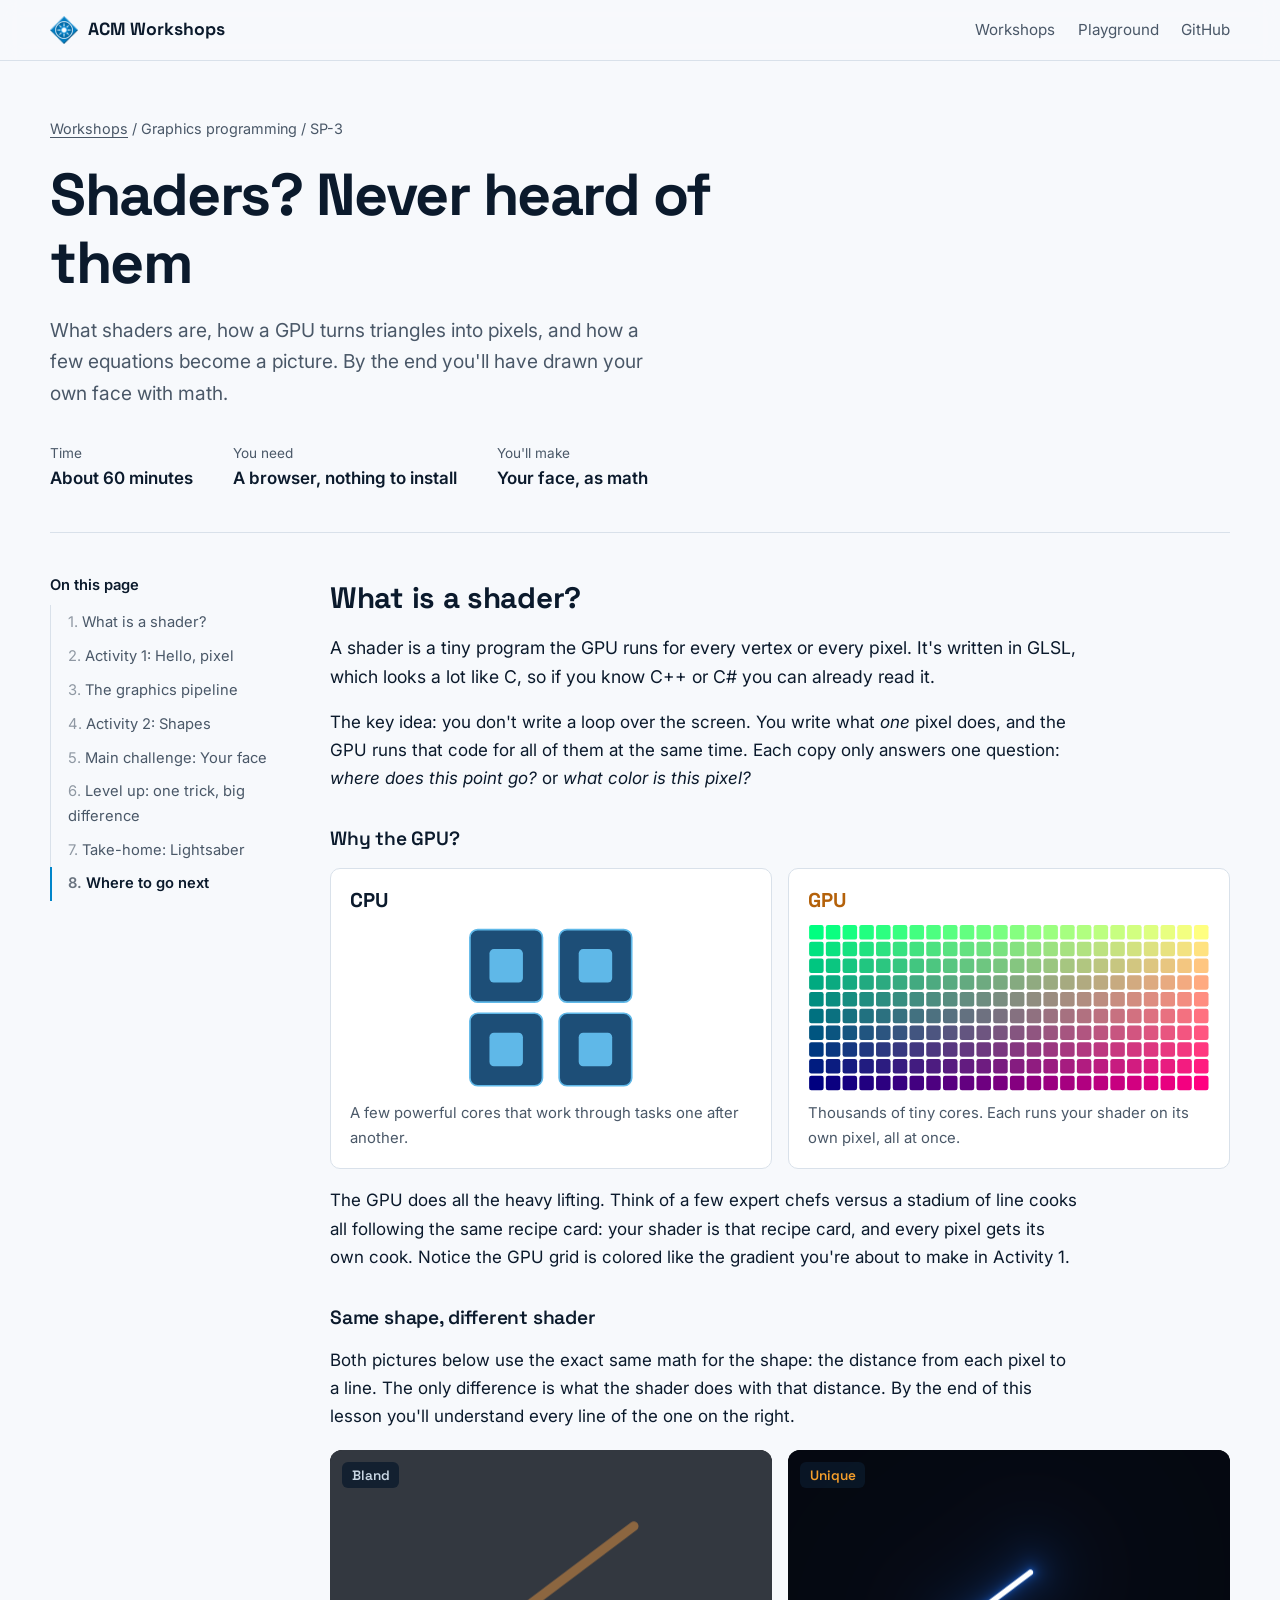
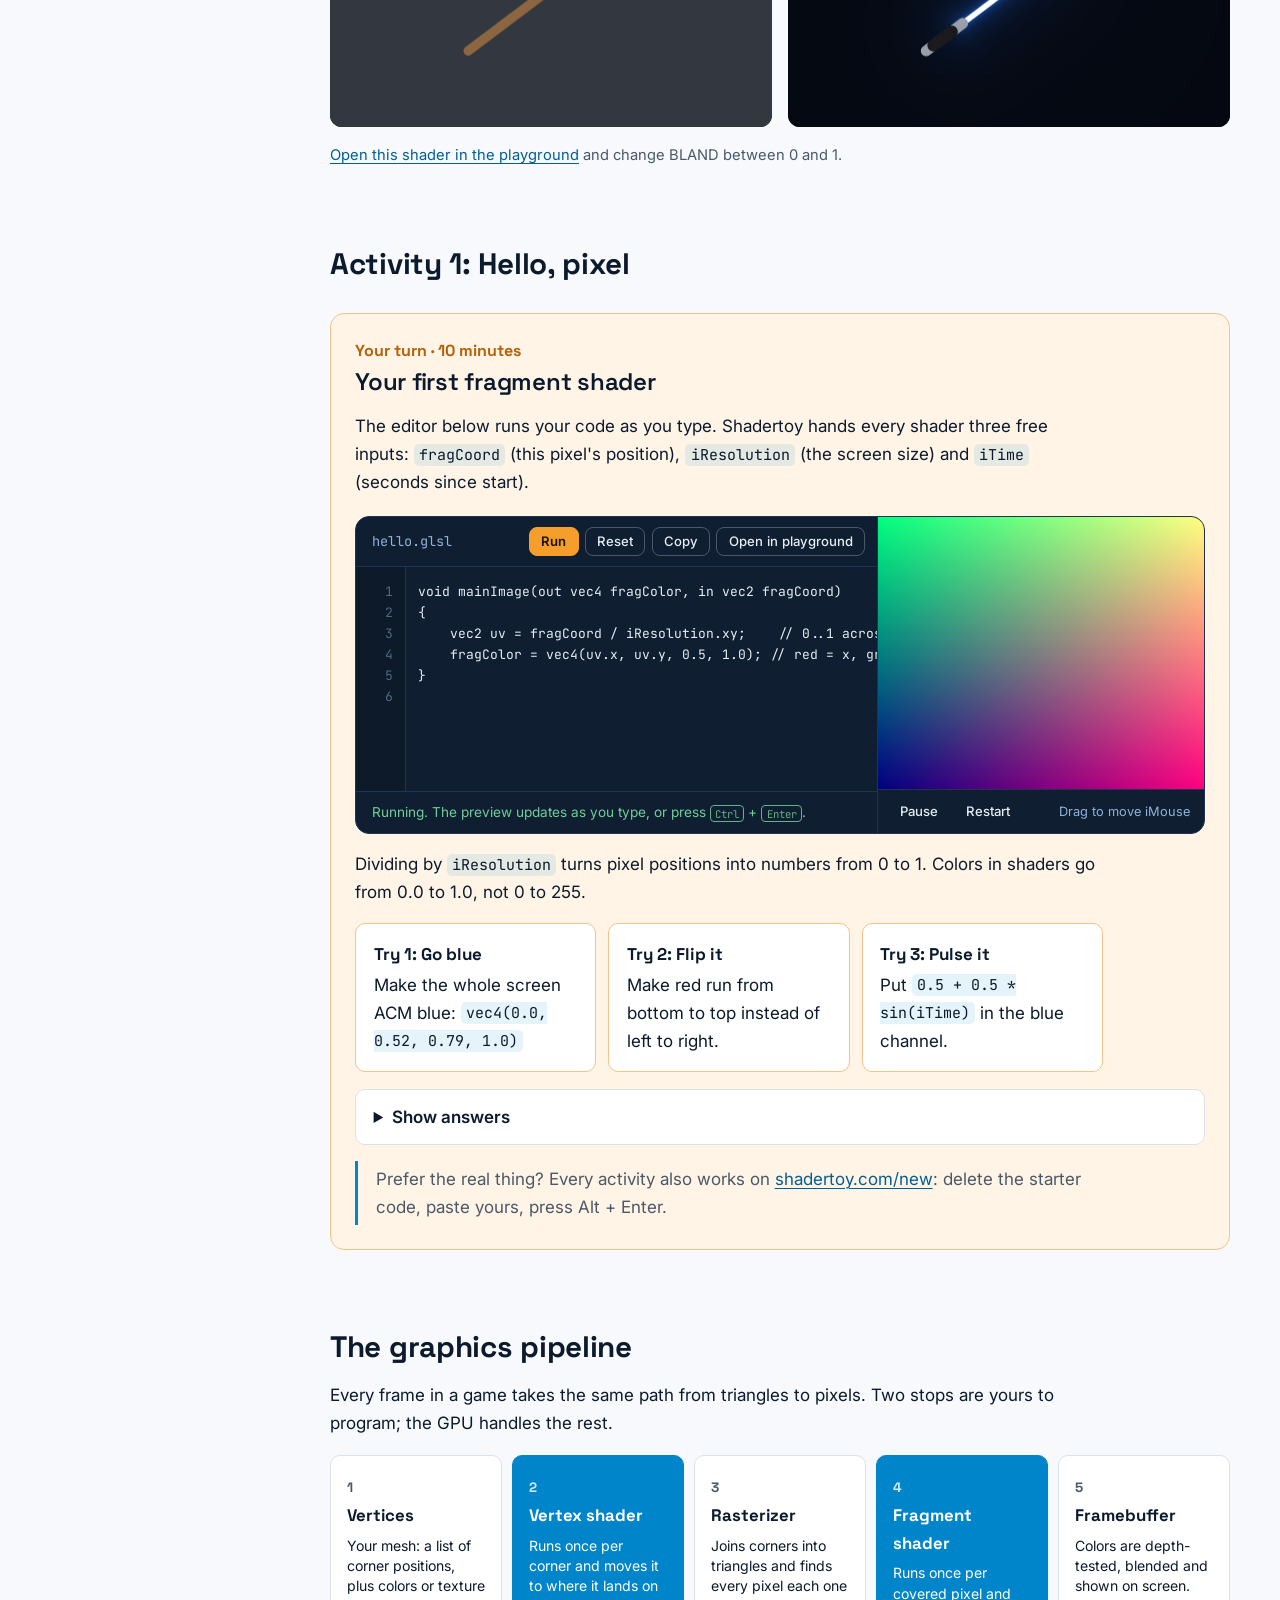
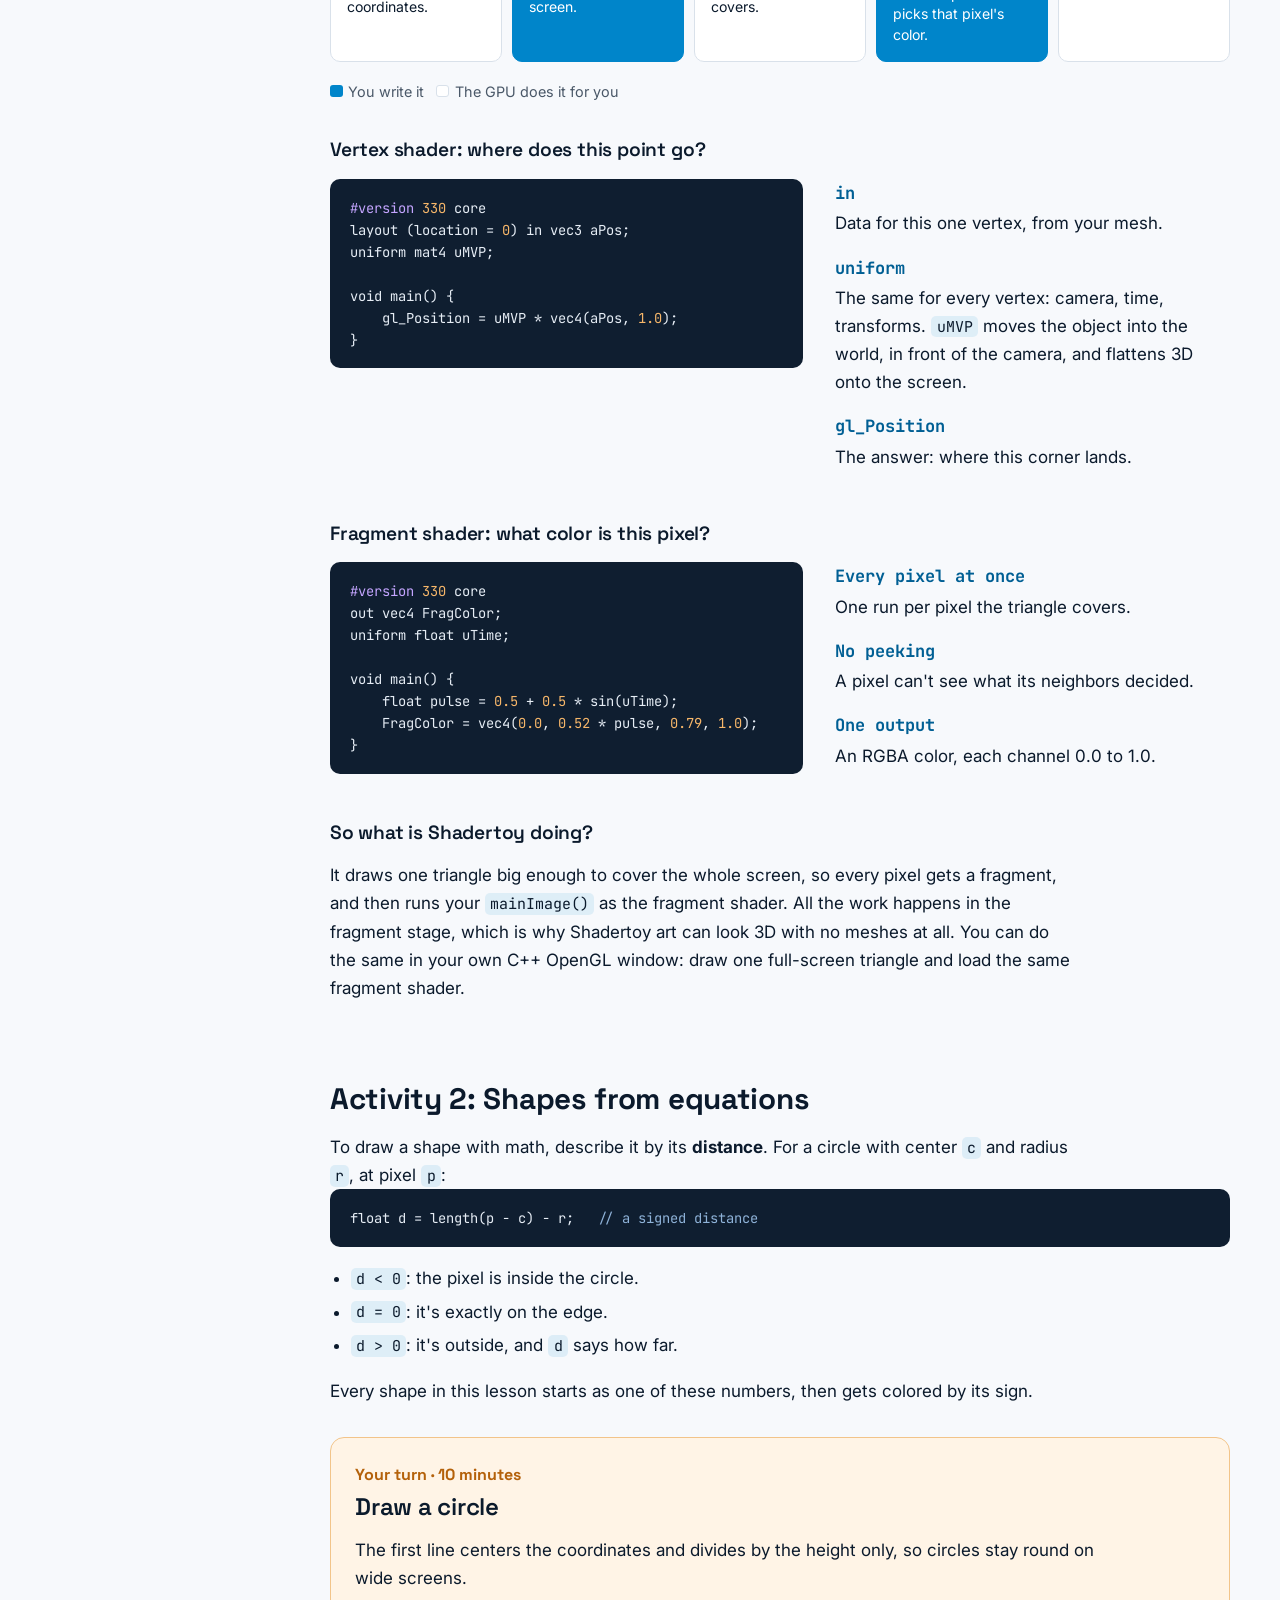
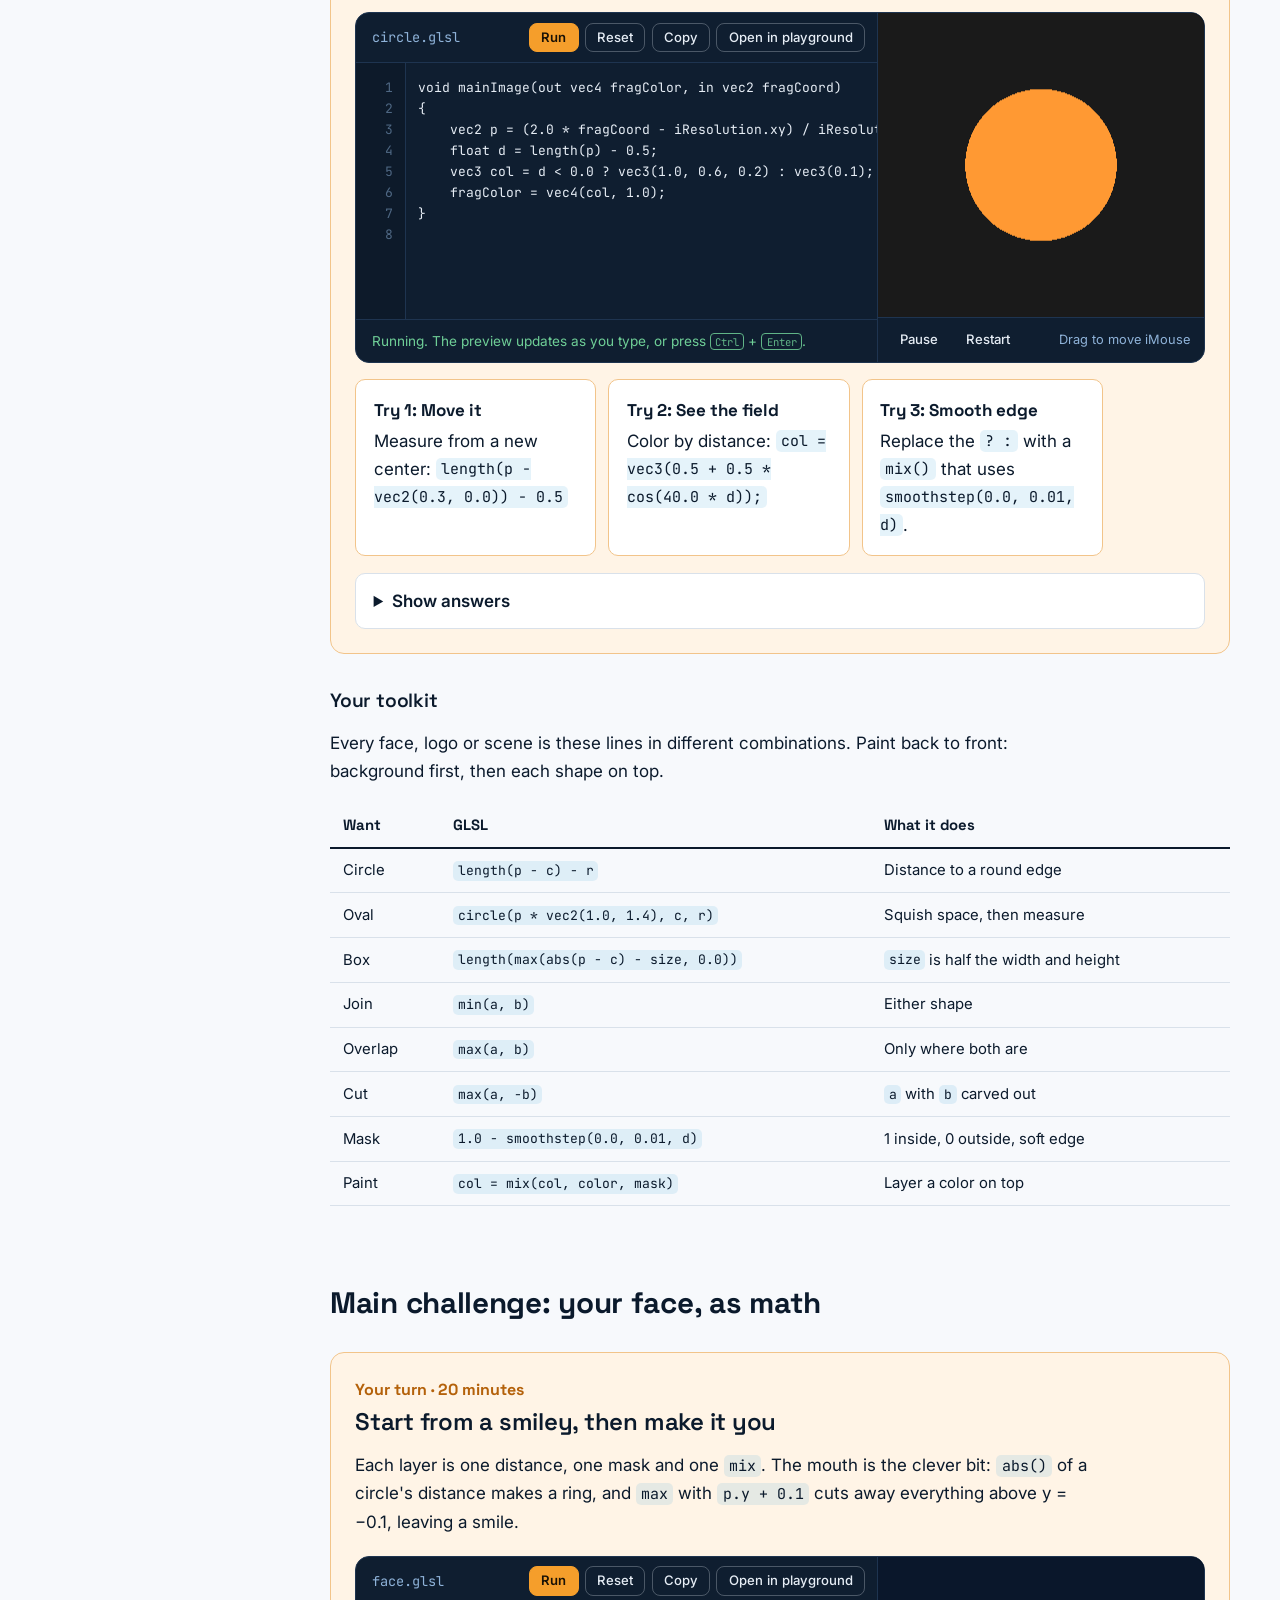
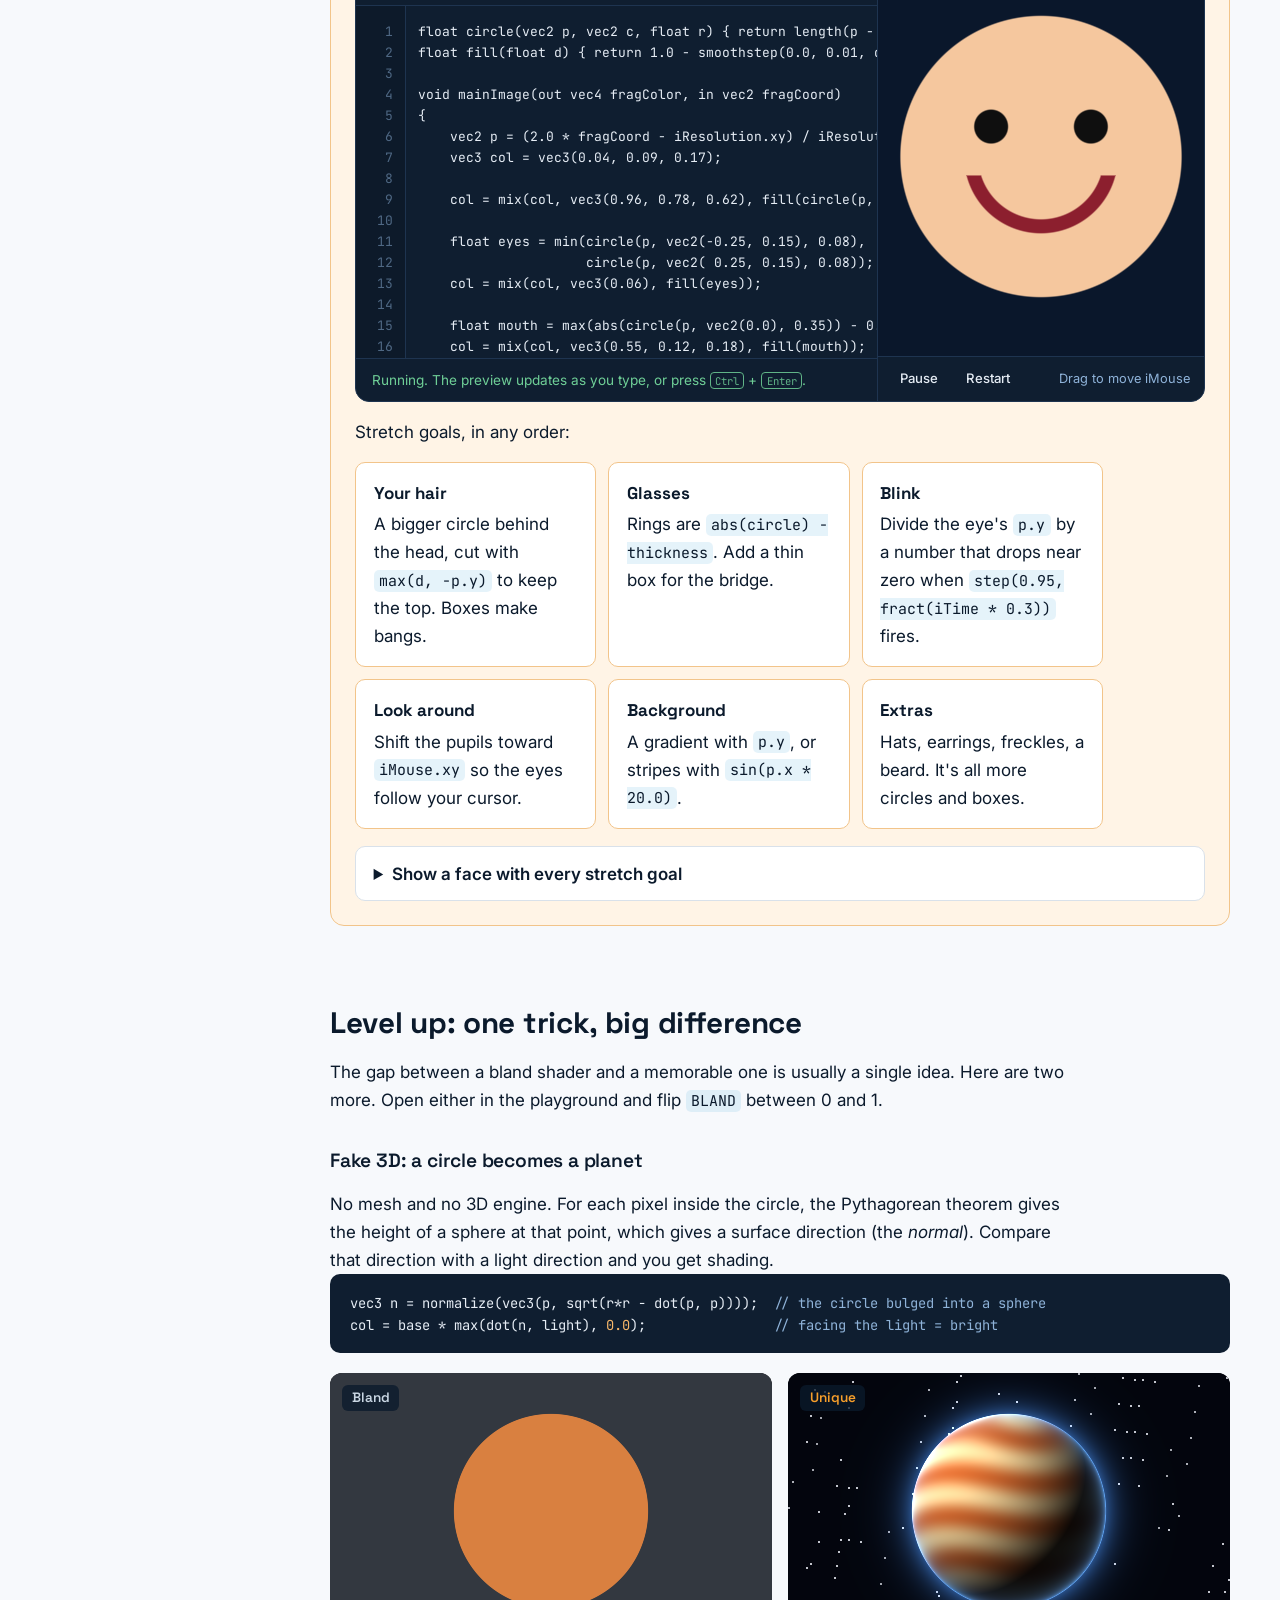
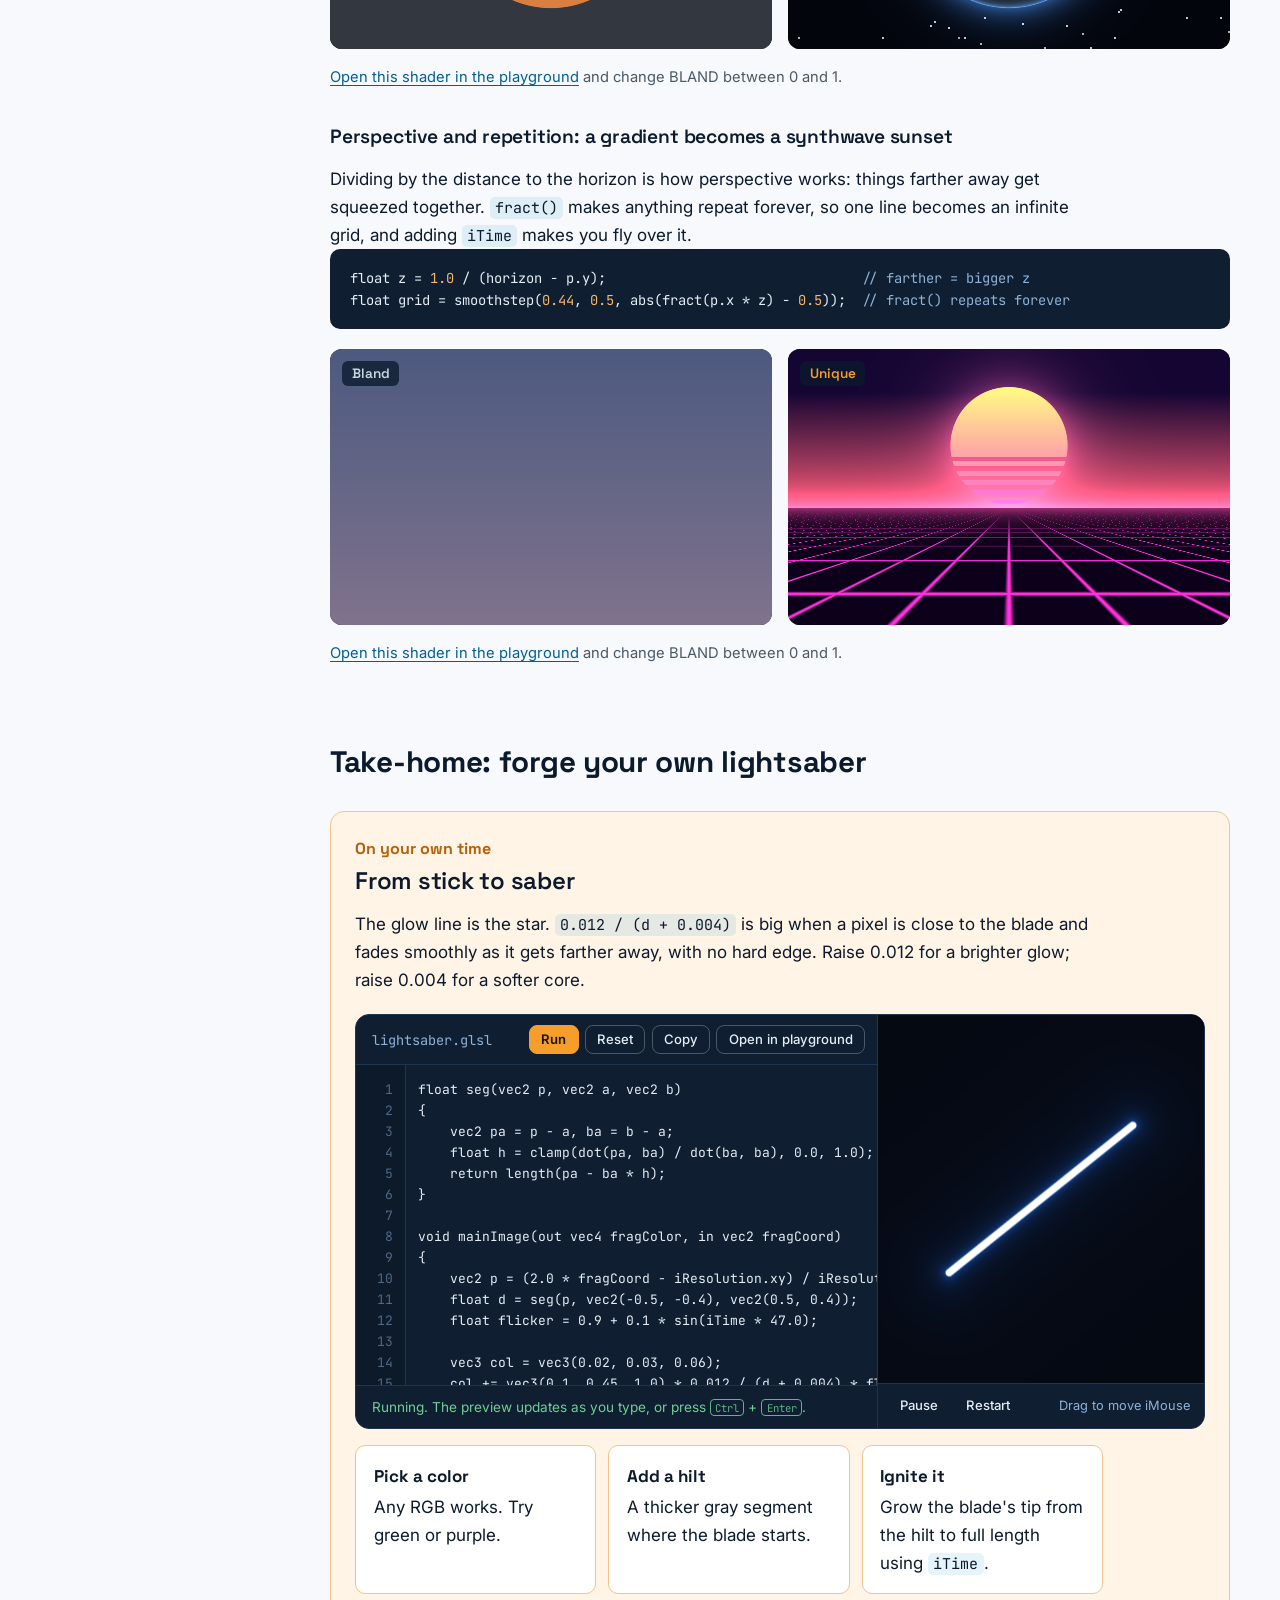
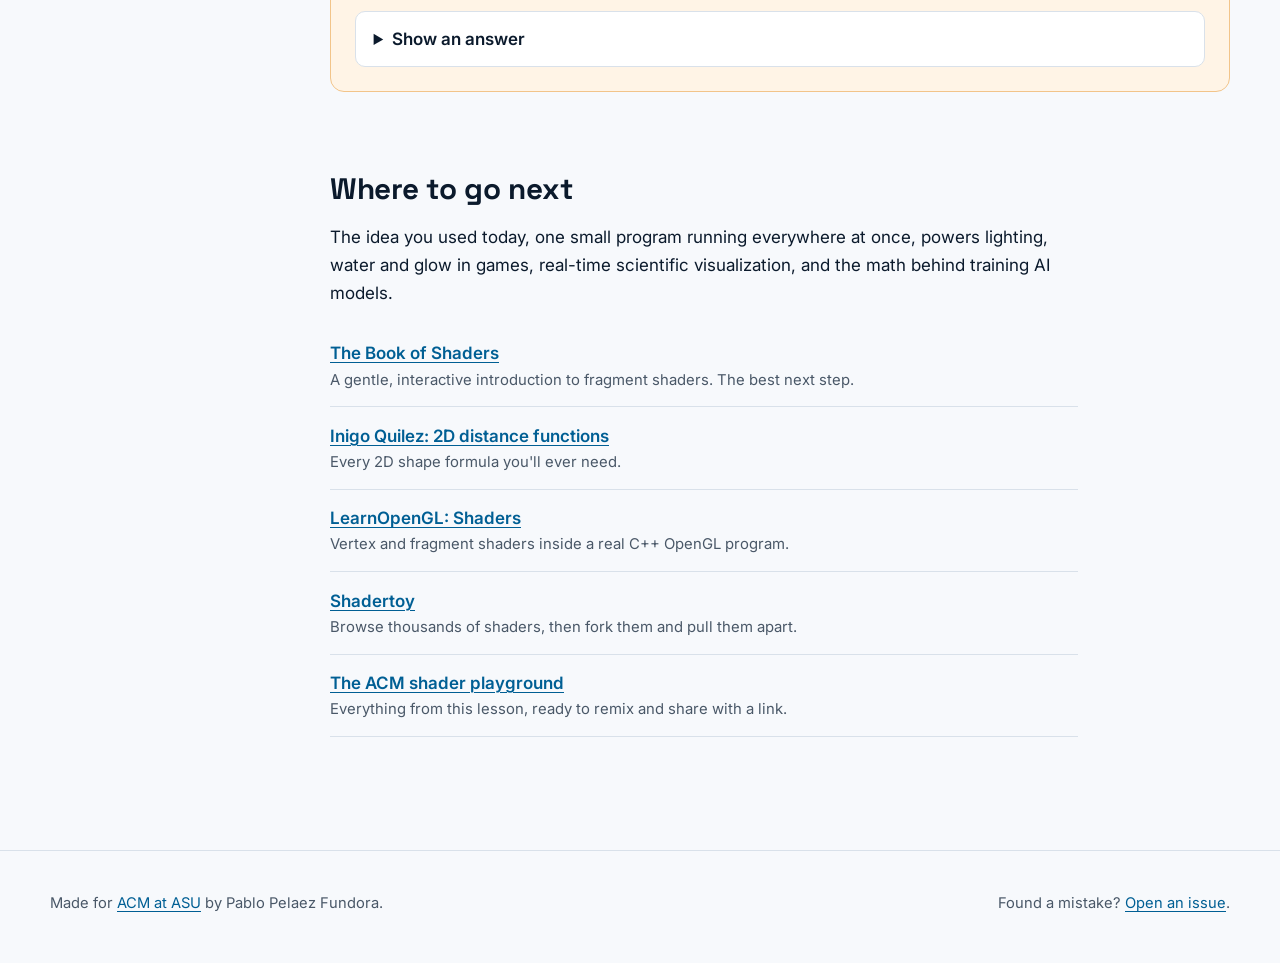
<file: workshops/sp-3-shaders/index.html>
<!doctype html>
<html lang="en">
<head>
  <meta charset="utf-8">
  <meta name="viewport" content="width=device-width, initial-scale=1">
  <title>SP-3: Shaders? Never heard of them · ACM Workshops</title>
  <meta name="description" content="Learn what shaders are, how the GPU turns triangles into pixels, and draw your own face with equations. Runs in your browser.">
  <link rel="icon" href="../../assets/img/acm-logo-64.png">
  <link rel="preconnect" href="https://fonts.googleapis.com">
  <link rel="preconnect" href="https://fonts.gstatic.com" crossorigin>
  <link rel="stylesheet" href="https://fonts.googleapis.com/css2?family=Inter:wght@400..700&family=JetBrains+Mono:wght@400..600&family=Space+Grotesk:wght@500..700&display=swap">
  <link rel="stylesheet" href="../../assets/css/site.css">
</head>
<body>
  <a class="skip" href="#main">Skip to content</a>
  <header class="site-head">
    <div class="wrap">
      <a class="brand" href="../../"><img class="brand-mark" src="../../assets/img/acm-logo-64.png" alt="">ACM Workshops</a>
      <nav class="site-nav" aria-label="Main">
        <a href="../../">Workshops</a>
        <a href="../../playground/">Playground</a>
        <a class="nav-gh" href="https://github.com/hollowshield/sp">GitHub</a>
      </nav>
    </div>
  </header>

  <div class="wrap">
    <header class="lesson-head">
      <p class="crumbs"><a href="../../">Workshops</a> / Graphics programming / SP-3</p>
      <h1>Shaders? Never heard of them</h1>
      <p class="lede">What shaders are, how a GPU turns triangles into pixels, and how a few equations become a picture. By the end you'll have drawn your own face with math.</p>
      <dl class="facts">
        <div><dt>Time</dt><dd>About 60 minutes</dd></div>
        <div><dt>You need</dt><dd>A browser, nothing to install</dd></div>
        <div><dt>You'll make</dt><dd>Your face, as math</dd></div>
      </dl>
    </header>

    <div class="lesson">
      <nav class="toc" data-for="#main" aria-label="On this page"><p>On this page</p></nav>

      <main id="main" class="prose">

        <h2 id="what">What is a shader?</h2>
        <p class="lead-in">A shader is a tiny program the GPU runs for every vertex or every pixel. It's written in GLSL, which looks a lot like C, so if you know C++ or C# you can already read it.</p>
        <p>The key idea: you don't write a loop over the screen. You write what <em>one</em> pixel does, and the GPU runs that code for all of them at the same time. Each copy only answers one question: <em>where does this point go?</em> or <em>what color is this pixel?</em></p>

        <h3>Why the GPU?</h3>
        <div class="cores">
          <figure><b>CPU</b><svg viewBox="0 0 720 300" role="img" aria-label="Four large CPU cores"><rect x="215" y="10" width="130" height="130" rx="14" fill="#1D4E77" stroke="#5FB8E8" stroke-width="3"/><rect x="250" y="45" width="60" height="60" rx="8" fill="#5FB8E8"/><rect x="375" y="10" width="130" height="130" rx="14" fill="#1D4E77" stroke="#5FB8E8" stroke-width="3"/><rect x="410" y="45" width="60" height="60" rx="8" fill="#5FB8E8"/><rect x="215" y="160" width="130" height="130" rx="14" fill="#1D4E77" stroke="#5FB8E8" stroke-width="3"/><rect x="250" y="195" width="60" height="60" rx="8" fill="#5FB8E8"/><rect x="375" y="160" width="130" height="130" rx="14" fill="#1D4E77" stroke="#5FB8E8" stroke-width="3"/><rect x="410" y="195" width="60" height="60" rx="8" fill="#5FB8E8"/></svg><figcaption>A few powerful cores that work through tasks one after another.</figcaption></figure>
          <figure><b style="color: var(--build)">GPU</b><svg viewBox="0 0 720 300" role="img" aria-label="Hundreds of tiny GPU cores, each coloring one pixel of a gradient"><rect x="2" y="2" width="26" height="26" rx="4" fill="rgb(0,255,128)"/><rect x="32" y="2" width="26" height="26" rx="4" fill="rgb(11,255,128)"/><rect x="62" y="2" width="26" height="26" rx="4" fill="rgb(22,255,128)"/><rect x="92" y="2" width="26" height="26" rx="4" fill="rgb(33,255,128)"/><rect x="122" y="2" width="26" height="26" rx="4" fill="rgb(44,255,128)"/><rect x="152" y="2" width="26" height="26" rx="4" fill="rgb(55,255,128)"/><rect x="182" y="2" width="26" height="26" rx="4" fill="rgb(66,255,128)"/><rect x="212" y="2" width="26" height="26" rx="4" fill="rgb(77,255,128)"/><rect x="242" y="2" width="26" height="26" rx="4" fill="rgb(88,255,128)"/><rect x="272" y="2" width="26" height="26" rx="4" fill="rgb(99,255,128)"/><rect x="302" y="2" width="26" height="26" rx="4" fill="rgb(110,255,128)"/><rect x="332" y="2" width="26" height="26" rx="4" fill="rgb(121,255,128)"/><rect x="362" y="2" width="26" height="26" rx="4" fill="rgb(133,255,128)"/><rect x="392" y="2" width="26" height="26" rx="4" fill="rgb(144,255,128)"/><rect x="422" y="2" width="26" height="26" rx="4" fill="rgb(155,255,128)"/><rect x="452" y="2" width="26" height="26" rx="4" fill="rgb(166,255,128)"/><rect x="482" y="2" width="26" height="26" rx="4" fill="rgb(177,255,128)"/><rect x="512" y="2" width="26" height="26" rx="4" fill="rgb(188,255,128)"/><rect x="542" y="2" width="26" height="26" rx="4" fill="rgb(199,255,128)"/><rect x="572" y="2" width="26" height="26" rx="4" fill="rgb(210,255,128)"/><rect x="602" y="2" width="26" height="26" rx="4" fill="rgb(221,255,128)"/><rect x="632" y="2" width="26" height="26" rx="4" fill="rgb(232,255,128)"/><rect x="662" y="2" width="26" height="26" rx="4" fill="rgb(243,255,128)"/><rect x="692" y="2" width="26" height="26" rx="4" fill="rgb(255,255,128)"/><rect x="2" y="32" width="26" height="26" rx="4" fill="rgb(0,226,128)"/><rect x="32" y="32" width="26" height="26" rx="4" fill="rgb(11,226,128)"/><rect x="62" y="32" width="26" height="26" rx="4" fill="rgb(22,226,128)"/><rect x="92" y="32" width="26" height="26" rx="4" fill="rgb(33,226,128)"/><rect x="122" y="32" width="26" height="26" rx="4" fill="rgb(44,226,128)"/><rect x="152" y="32" width="26" height="26" rx="4" fill="rgb(55,226,128)"/><rect x="182" y="32" width="26" height="26" rx="4" fill="rgb(66,226,128)"/><rect x="212" y="32" width="26" height="26" rx="4" fill="rgb(77,226,128)"/><rect x="242" y="32" width="26" height="26" rx="4" fill="rgb(88,226,128)"/><rect x="272" y="32" width="26" height="26" rx="4" fill="rgb(99,226,128)"/><rect x="302" y="32" width="26" height="26" rx="4" fill="rgb(110,226,128)"/><rect x="332" y="32" width="26" height="26" rx="4" fill="rgb(121,226,128)"/><rect x="362" y="32" width="26" height="26" rx="4" fill="rgb(133,226,128)"/><rect x="392" y="32" width="26" height="26" rx="4" fill="rgb(144,226,128)"/><rect x="422" y="32" width="26" height="26" rx="4" fill="rgb(155,226,128)"/><rect x="452" y="32" width="26" height="26" rx="4" fill="rgb(166,226,128)"/><rect x="482" y="32" width="26" height="26" rx="4" fill="rgb(177,226,128)"/><rect x="512" y="32" width="26" height="26" rx="4" fill="rgb(188,226,128)"/><rect x="542" y="32" width="26" height="26" rx="4" fill="rgb(199,226,128)"/><rect x="572" y="32" width="26" height="26" rx="4" fill="rgb(210,226,128)"/><rect x="602" y="32" width="26" height="26" rx="4" fill="rgb(221,226,128)"/><rect x="632" y="32" width="26" height="26" rx="4" fill="rgb(232,226,128)"/><rect x="662" y="32" width="26" height="26" rx="4" fill="rgb(243,226,128)"/><rect x="692" y="32" width="26" height="26" rx="4" fill="rgb(255,226,128)"/><rect x="2" y="62" width="26" height="26" rx="4" fill="rgb(0,198,128)"/><rect x="32" y="62" width="26" height="26" rx="4" fill="rgb(11,198,128)"/><rect x="62" y="62" width="26" height="26" rx="4" fill="rgb(22,198,128)"/><rect x="92" y="62" width="26" height="26" rx="4" fill="rgb(33,198,128)"/><rect x="122" y="62" width="26" height="26" rx="4" fill="rgb(44,198,128)"/><rect x="152" y="62" width="26" height="26" rx="4" fill="rgb(55,198,128)"/><rect x="182" y="62" width="26" height="26" rx="4" fill="rgb(66,198,128)"/><rect x="212" y="62" width="26" height="26" rx="4" fill="rgb(77,198,128)"/><rect x="242" y="62" width="26" height="26" rx="4" fill="rgb(88,198,128)"/><rect x="272" y="62" width="26" height="26" rx="4" fill="rgb(99,198,128)"/><rect x="302" y="62" width="26" height="26" rx="4" fill="rgb(110,198,128)"/><rect x="332" y="62" width="26" height="26" rx="4" fill="rgb(121,198,128)"/><rect x="362" y="62" width="26" height="26" rx="4" fill="rgb(133,198,128)"/><rect x="392" y="62" width="26" height="26" rx="4" fill="rgb(144,198,128)"/><rect x="422" y="62" width="26" height="26" rx="4" fill="rgb(155,198,128)"/><rect x="452" y="62" width="26" height="26" rx="4" fill="rgb(166,198,128)"/><rect x="482" y="62" width="26" height="26" rx="4" fill="rgb(177,198,128)"/><rect x="512" y="62" width="26" height="26" rx="4" fill="rgb(188,198,128)"/><rect x="542" y="62" width="26" height="26" rx="4" fill="rgb(199,198,128)"/><rect x="572" y="62" width="26" height="26" rx="4" fill="rgb(210,198,128)"/><rect x="602" y="62" width="26" height="26" rx="4" fill="rgb(221,198,128)"/><rect x="632" y="62" width="26" height="26" rx="4" fill="rgb(232,198,128)"/><rect x="662" y="62" width="26" height="26" rx="4" fill="rgb(243,198,128)"/><rect x="692" y="62" width="26" height="26" rx="4" fill="rgb(255,198,128)"/><rect x="2" y="92" width="26" height="26" rx="4" fill="rgb(0,170,128)"/><rect x="32" y="92" width="26" height="26" rx="4" fill="rgb(11,170,128)"/><rect x="62" y="92" width="26" height="26" rx="4" fill="rgb(22,170,128)"/><rect x="92" y="92" width="26" height="26" rx="4" fill="rgb(33,170,128)"/><rect x="122" y="92" width="26" height="26" rx="4" fill="rgb(44,170,128)"/><rect x="152" y="92" width="26" height="26" rx="4" fill="rgb(55,170,128)"/><rect x="182" y="92" width="26" height="26" rx="4" fill="rgb(66,170,128)"/><rect x="212" y="92" width="26" height="26" rx="4" fill="rgb(77,170,128)"/><rect x="242" y="92" width="26" height="26" rx="4" fill="rgb(88,170,128)"/><rect x="272" y="92" width="26" height="26" rx="4" fill="rgb(99,170,128)"/><rect x="302" y="92" width="26" height="26" rx="4" fill="rgb(110,170,128)"/><rect x="332" y="92" width="26" height="26" rx="4" fill="rgb(121,170,128)"/><rect x="362" y="92" width="26" height="26" rx="4" fill="rgb(133,170,128)"/><rect x="392" y="92" width="26" height="26" rx="4" fill="rgb(144,170,128)"/><rect x="422" y="92" width="26" height="26" rx="4" fill="rgb(155,170,128)"/><rect x="452" y="92" width="26" height="26" rx="4" fill="rgb(166,170,128)"/><rect x="482" y="92" width="26" height="26" rx="4" fill="rgb(177,170,128)"/><rect x="512" y="92" width="26" height="26" rx="4" fill="rgb(188,170,128)"/><rect x="542" y="92" width="26" height="26" rx="4" fill="rgb(199,170,128)"/><rect x="572" y="92" width="26" height="26" rx="4" fill="rgb(210,170,128)"/><rect x="602" y="92" width="26" height="26" rx="4" fill="rgb(221,170,128)"/><rect x="632" y="92" width="26" height="26" rx="4" fill="rgb(232,170,128)"/><rect x="662" y="92" width="26" height="26" rx="4" fill="rgb(243,170,128)"/><rect x="692" y="92" width="26" height="26" rx="4" fill="rgb(255,170,128)"/><rect x="2" y="122" width="26" height="26" rx="4" fill="rgb(0,141,128)"/><rect x="32" y="122" width="26" height="26" rx="4" fill="rgb(11,141,128)"/><rect x="62" y="122" width="26" height="26" rx="4" fill="rgb(22,141,128)"/><rect x="92" y="122" width="26" height="26" rx="4" fill="rgb(33,141,128)"/><rect x="122" y="122" width="26" height="26" rx="4" fill="rgb(44,141,128)"/><rect x="152" y="122" width="26" height="26" rx="4" fill="rgb(55,141,128)"/><rect x="182" y="122" width="26" height="26" rx="4" fill="rgb(66,141,128)"/><rect x="212" y="122" width="26" height="26" rx="4" fill="rgb(77,141,128)"/><rect x="242" y="122" width="26" height="26" rx="4" fill="rgb(88,141,128)"/><rect x="272" y="122" width="26" height="26" rx="4" fill="rgb(99,141,128)"/><rect x="302" y="122" width="26" height="26" rx="4" fill="rgb(110,141,128)"/><rect x="332" y="122" width="26" height="26" rx="4" fill="rgb(121,141,128)"/><rect x="362" y="122" width="26" height="26" rx="4" fill="rgb(133,141,128)"/><rect x="392" y="122" width="26" height="26" rx="4" fill="rgb(144,141,128)"/><rect x="422" y="122" width="26" height="26" rx="4" fill="rgb(155,141,128)"/><rect x="452" y="122" width="26" height="26" rx="4" fill="rgb(166,141,128)"/><rect x="482" y="122" width="26" height="26" rx="4" fill="rgb(177,141,128)"/><rect x="512" y="122" width="26" height="26" rx="4" fill="rgb(188,141,128)"/><rect x="542" y="122" width="26" height="26" rx="4" fill="rgb(199,141,128)"/><rect x="572" y="122" width="26" height="26" rx="4" fill="rgb(210,141,128)"/><rect x="602" y="122" width="26" height="26" rx="4" fill="rgb(221,141,128)"/><rect x="632" y="122" width="26" height="26" rx="4" fill="rgb(232,141,128)"/><rect x="662" y="122" width="26" height="26" rx="4" fill="rgb(243,141,128)"/><rect x="692" y="122" width="26" height="26" rx="4" fill="rgb(255,141,128)"/><rect x="2" y="152" width="26" height="26" rx="4" fill="rgb(0,113,128)"/><rect x="32" y="152" width="26" height="26" rx="4" fill="rgb(11,113,128)"/><rect x="62" y="152" width="26" height="26" rx="4" fill="rgb(22,113,128)"/><rect x="92" y="152" width="26" height="26" rx="4" fill="rgb(33,113,128)"/><rect x="122" y="152" width="26" height="26" rx="4" fill="rgb(44,113,128)"/><rect x="152" y="152" width="26" height="26" rx="4" fill="rgb(55,113,128)"/><rect x="182" y="152" width="26" height="26" rx="4" fill="rgb(66,113,128)"/><rect x="212" y="152" width="26" height="26" rx="4" fill="rgb(77,113,128)"/><rect x="242" y="152" width="26" height="26" rx="4" fill="rgb(88,113,128)"/><rect x="272" y="152" width="26" height="26" rx="4" fill="rgb(99,113,128)"/><rect x="302" y="152" width="26" height="26" rx="4" fill="rgb(110,113,128)"/><rect x="332" y="152" width="26" height="26" rx="4" fill="rgb(121,113,128)"/><rect x="362" y="152" width="26" height="26" rx="4" fill="rgb(133,113,128)"/><rect x="392" y="152" width="26" height="26" rx="4" fill="rgb(144,113,128)"/><rect x="422" y="152" width="26" height="26" rx="4" fill="rgb(155,113,128)"/><rect x="452" y="152" width="26" height="26" rx="4" fill="rgb(166,113,128)"/><rect x="482" y="152" width="26" height="26" rx="4" fill="rgb(177,113,128)"/><rect x="512" y="152" width="26" height="26" rx="4" fill="rgb(188,113,128)"/><rect x="542" y="152" width="26" height="26" rx="4" fill="rgb(199,113,128)"/><rect x="572" y="152" width="26" height="26" rx="4" fill="rgb(210,113,128)"/><rect x="602" y="152" width="26" height="26" rx="4" fill="rgb(221,113,128)"/><rect x="632" y="152" width="26" height="26" rx="4" fill="rgb(232,113,128)"/><rect x="662" y="152" width="26" height="26" rx="4" fill="rgb(243,113,128)"/><rect x="692" y="152" width="26" height="26" rx="4" fill="rgb(255,113,128)"/><rect x="2" y="182" width="26" height="26" rx="4" fill="rgb(0,85,128)"/><rect x="32" y="182" width="26" height="26" rx="4" fill="rgb(11,85,128)"/><rect x="62" y="182" width="26" height="26" rx="4" fill="rgb(22,85,128)"/><rect x="92" y="182" width="26" height="26" rx="4" fill="rgb(33,85,128)"/><rect x="122" y="182" width="26" height="26" rx="4" fill="rgb(44,85,128)"/><rect x="152" y="182" width="26" height="26" rx="4" fill="rgb(55,85,128)"/><rect x="182" y="182" width="26" height="26" rx="4" fill="rgb(66,85,128)"/><rect x="212" y="182" width="26" height="26" rx="4" fill="rgb(77,85,128)"/><rect x="242" y="182" width="26" height="26" rx="4" fill="rgb(88,85,128)"/><rect x="272" y="182" width="26" height="26" rx="4" fill="rgb(99,85,128)"/><rect x="302" y="182" width="26" height="26" rx="4" fill="rgb(110,85,128)"/><rect x="332" y="182" width="26" height="26" rx="4" fill="rgb(121,85,128)"/><rect x="362" y="182" width="26" height="26" rx="4" fill="rgb(133,85,128)"/><rect x="392" y="182" width="26" height="26" rx="4" fill="rgb(144,85,128)"/><rect x="422" y="182" width="26" height="26" rx="4" fill="rgb(155,85,128)"/><rect x="452" y="182" width="26" height="26" rx="4" fill="rgb(166,85,128)"/><rect x="482" y="182" width="26" height="26" rx="4" fill="rgb(177,85,128)"/><rect x="512" y="182" width="26" height="26" rx="4" fill="rgb(188,85,128)"/><rect x="542" y="182" width="26" height="26" rx="4" fill="rgb(199,85,128)"/><rect x="572" y="182" width="26" height="26" rx="4" fill="rgb(210,85,128)"/><rect x="602" y="182" width="26" height="26" rx="4" fill="rgb(221,85,128)"/><rect x="632" y="182" width="26" height="26" rx="4" fill="rgb(232,85,128)"/><rect x="662" y="182" width="26" height="26" rx="4" fill="rgb(243,85,128)"/><rect x="692" y="182" width="26" height="26" rx="4" fill="rgb(255,85,128)"/><rect x="2" y="212" width="26" height="26" rx="4" fill="rgb(0,56,128)"/><rect x="32" y="212" width="26" height="26" rx="4" fill="rgb(11,56,128)"/><rect x="62" y="212" width="26" height="26" rx="4" fill="rgb(22,56,128)"/><rect x="92" y="212" width="26" height="26" rx="4" fill="rgb(33,56,128)"/><rect x="122" y="212" width="26" height="26" rx="4" fill="rgb(44,56,128)"/><rect x="152" y="212" width="26" height="26" rx="4" fill="rgb(55,56,128)"/><rect x="182" y="212" width="26" height="26" rx="4" fill="rgb(66,56,128)"/><rect x="212" y="212" width="26" height="26" rx="4" fill="rgb(77,56,128)"/><rect x="242" y="212" width="26" height="26" rx="4" fill="rgb(88,56,128)"/><rect x="272" y="212" width="26" height="26" rx="4" fill="rgb(99,56,128)"/><rect x="302" y="212" width="26" height="26" rx="4" fill="rgb(110,56,128)"/><rect x="332" y="212" width="26" height="26" rx="4" fill="rgb(121,56,128)"/><rect x="362" y="212" width="26" height="26" rx="4" fill="rgb(133,56,128)"/><rect x="392" y="212" width="26" height="26" rx="4" fill="rgb(144,56,128)"/><rect x="422" y="212" width="26" height="26" rx="4" fill="rgb(155,56,128)"/><rect x="452" y="212" width="26" height="26" rx="4" fill="rgb(166,56,128)"/><rect x="482" y="212" width="26" height="26" rx="4" fill="rgb(177,56,128)"/><rect x="512" y="212" width="26" height="26" rx="4" fill="rgb(188,56,128)"/><rect x="542" y="212" width="26" height="26" rx="4" fill="rgb(199,56,128)"/><rect x="572" y="212" width="26" height="26" rx="4" fill="rgb(210,56,128)"/><rect x="602" y="212" width="26" height="26" rx="4" fill="rgb(221,56,128)"/><rect x="632" y="212" width="26" height="26" rx="4" fill="rgb(232,56,128)"/><rect x="662" y="212" width="26" height="26" rx="4" fill="rgb(243,56,128)"/><rect x="692" y="212" width="26" height="26" rx="4" fill="rgb(255,56,128)"/><rect x="2" y="242" width="26" height="26" rx="4" fill="rgb(0,28,128)"/><rect x="32" y="242" width="26" height="26" rx="4" fill="rgb(11,28,128)"/><rect x="62" y="242" width="26" height="26" rx="4" fill="rgb(22,28,128)"/><rect x="92" y="242" width="26" height="26" rx="4" fill="rgb(33,28,128)"/><rect x="122" y="242" width="26" height="26" rx="4" fill="rgb(44,28,128)"/><rect x="152" y="242" width="26" height="26" rx="4" fill="rgb(55,28,128)"/><rect x="182" y="242" width="26" height="26" rx="4" fill="rgb(66,28,128)"/><rect x="212" y="242" width="26" height="26" rx="4" fill="rgb(77,28,128)"/><rect x="242" y="242" width="26" height="26" rx="4" fill="rgb(88,28,128)"/><rect x="272" y="242" width="26" height="26" rx="4" fill="rgb(99,28,128)"/><rect x="302" y="242" width="26" height="26" rx="4" fill="rgb(110,28,128)"/><rect x="332" y="242" width="26" height="26" rx="4" fill="rgb(121,28,128)"/><rect x="362" y="242" width="26" height="26" rx="4" fill="rgb(133,28,128)"/><rect x="392" y="242" width="26" height="26" rx="4" fill="rgb(144,28,128)"/><rect x="422" y="242" width="26" height="26" rx="4" fill="rgb(155,28,128)"/><rect x="452" y="242" width="26" height="26" rx="4" fill="rgb(166,28,128)"/><rect x="482" y="242" width="26" height="26" rx="4" fill="rgb(177,28,128)"/><rect x="512" y="242" width="26" height="26" rx="4" fill="rgb(188,28,128)"/><rect x="542" y="242" width="26" height="26" rx="4" fill="rgb(199,28,128)"/><rect x="572" y="242" width="26" height="26" rx="4" fill="rgb(210,28,128)"/><rect x="602" y="242" width="26" height="26" rx="4" fill="rgb(221,28,128)"/><rect x="632" y="242" width="26" height="26" rx="4" fill="rgb(232,28,128)"/><rect x="662" y="242" width="26" height="26" rx="4" fill="rgb(243,28,128)"/><rect x="692" y="242" width="26" height="26" rx="4" fill="rgb(255,28,128)"/><rect x="2" y="272" width="26" height="26" rx="4" fill="rgb(0,0,128)"/><rect x="32" y="272" width="26" height="26" rx="4" fill="rgb(11,0,128)"/><rect x="62" y="272" width="26" height="26" rx="4" fill="rgb(22,0,128)"/><rect x="92" y="272" width="26" height="26" rx="4" fill="rgb(33,0,128)"/><rect x="122" y="272" width="26" height="26" rx="4" fill="rgb(44,0,128)"/><rect x="152" y="272" width="26" height="26" rx="4" fill="rgb(55,0,128)"/><rect x="182" y="272" width="26" height="26" rx="4" fill="rgb(66,0,128)"/><rect x="212" y="272" width="26" height="26" rx="4" fill="rgb(77,0,128)"/><rect x="242" y="272" width="26" height="26" rx="4" fill="rgb(88,0,128)"/><rect x="272" y="272" width="26" height="26" rx="4" fill="rgb(99,0,128)"/><rect x="302" y="272" width="26" height="26" rx="4" fill="rgb(110,0,128)"/><rect x="332" y="272" width="26" height="26" rx="4" fill="rgb(121,0,128)"/><rect x="362" y="272" width="26" height="26" rx="4" fill="rgb(133,0,128)"/><rect x="392" y="272" width="26" height="26" rx="4" fill="rgb(144,0,128)"/><rect x="422" y="272" width="26" height="26" rx="4" fill="rgb(155,0,128)"/><rect x="452" y="272" width="26" height="26" rx="4" fill="rgb(166,0,128)"/><rect x="482" y="272" width="26" height="26" rx="4" fill="rgb(177,0,128)"/><rect x="512" y="272" width="26" height="26" rx="4" fill="rgb(188,0,128)"/><rect x="542" y="272" width="26" height="26" rx="4" fill="rgb(199,0,128)"/><rect x="572" y="272" width="26" height="26" rx="4" fill="rgb(210,0,128)"/><rect x="602" y="272" width="26" height="26" rx="4" fill="rgb(221,0,128)"/><rect x="632" y="272" width="26" height="26" rx="4" fill="rgb(232,0,128)"/><rect x="662" y="272" width="26" height="26" rx="4" fill="rgb(243,0,128)"/><rect x="692" y="272" width="26" height="26" rx="4" fill="rgb(255,0,128)"/></svg><figcaption>Thousands of tiny cores. Each runs your shader on its own pixel, all at once.</figcaption></figure>
        </div>
        <p>The GPU does all the heavy lifting. Think of a few expert chefs versus a stadium of line cooks all following the same recipe card: your shader is that recipe card, and every pixel gets its own cook. Notice the GPU grid is colored like the gradient you're about to make in Activity 1.</p>

        <h3>Same shape, different shader</h3>
        <p>Both pictures below use the exact same math for the shape: the distance from each pixel to a line. The only difference is what the shader does with that distance. By the end of this lesson you'll understand every line of the one on the right.</p>
        <div class="compare" data-src="lightsaber"></div>

        <h2 id="hello" data-toc="Activity 1: Hello, pixel">Activity 1: Hello, pixel</h2>
        <div class="activity">
          <p class="activity-tag">Your turn · 10 minutes</p>
          <h3>Your first fragment shader</h3>
          <p>The editor below runs your code as you type. Shadertoy hands every shader three free inputs: <code>fragCoord</code> (this pixel's position), <code>iResolution</code> (the screen size) and <code>iTime</code> (seconds since start).</p>
          <div class="lab" id="lab-hello" data-src="hello" data-title="hello.glsl" data-height="14rem"></div>
          <p>Dividing by <code>iResolution</code> turns pixel positions into numbers from 0 to 1. Colors in shaders go from 0.0 to 1.0, not 0 to 255.</p>
          <ul class="challenges">
            <li><b>Try 1: Go blue</b>Make the whole screen ACM blue: <code>vec4(0.0, 0.52, 0.79, 1.0)</code></li>
            <li><b>Try 2: Flip it</b>Make red run from bottom to top instead of left to right.</li>
            <li><b>Try 3: Pulse it</b>Put <code>0.5 + 0.5 * sin(iTime)</code> in the blue channel.</li>
          </ul>
          <details class="answer">
            <summary>Show answers</summary>
            <div class="answer-body">
              <p><b>Try 1.</b> Every pixel returns the same color, so the whole screen turns blue.</p>
              <pre class="code" data-src="hello-a1"></pre>
              <button class="btn" data-load="hello-a1" data-into="lab-hello">Load into the editor</button>
              <p><b>Try 2.</b> Put <code>uv.y</code> in the red slot. Red is 0 at the bottom and 1 at the top.</p>
              <pre class="code" data-src="hello-a2"></pre>
              <button class="btn" data-load="hello-a2" data-into="lab-hello">Load into the editor</button>
              <p><b>Try 3.</b> <code>sin()</code> swings from −1 to 1. Multiplying by 0.5 and adding 0.5 remaps it to 0 to 1, so blue pulses over time.</p>
              <pre class="code" data-src="hello-a3"></pre>
              <button class="btn" data-load="hello-a3" data-into="lab-hello">Load into the editor</button>
            </div>
          </details>
          <p class="note">Prefer the real thing? Every activity also works on <a href="https://www.shadertoy.com/new">shadertoy.com/new</a>: delete the starter code, paste yours, press Alt + Enter.</p>
        </div>

        <h2 id="pipeline">The graphics pipeline</h2>
        <p>Every frame in a game takes the same path from triangles to pixels. Two stops are yours to program; the GPU handles the rest.</p>
        <ol class="pipeline">
          <li><b>Vertices</b><span>Your mesh: a list of corner positions, plus colors or texture coordinates.</span></li>
          <li class="is-yours"><b>Vertex shader</b><span>Runs once per corner and moves it to where it lands on screen.</span></li>
          <li><b>Rasterizer</b><span>Joins corners into triangles and finds every pixel each one covers.</span></li>
          <li class="is-yours"><b>Fragment shader</b><span>Runs once per covered pixel and picks that pixel's color.</span></li>
          <li><b>Framebuffer</b><span>Colors are depth-tested, blended and shown on screen.</span></li>
        </ol>
        <p class="pipeline-key"><i style="background: var(--blue)"></i>You write it &nbsp;&nbsp;<i style="border: 1px solid var(--line); background: var(--surface)"></i>The GPU does it for you</p>

        <h3>Vertex shader: where does this point go?</h3>
        <div class="two-col">
<pre class="code"><code>#version 330 core
layout (location = 0) in vec3 aPos;
uniform mat4 uMVP;

void main() {
    gl_Position = uMVP * vec4(aPos, 1.0);
}</code></pre>
          <dl class="defs">
            <dt>in</dt><dd>Data for this one vertex, from your mesh.</dd>
            <dt>uniform</dt><dd>The same for every vertex: camera, time, transforms. <code>uMVP</code> moves the object into the world, in front of the camera, and flattens 3D onto the screen.</dd>
            <dt>gl_Position</dt><dd>The answer: where this corner lands.</dd>
          </dl>
        </div>

        <h3>Fragment shader: what color is this pixel?</h3>
        <div class="two-col">
<pre class="code"><code>#version 330 core
out vec4 FragColor;
uniform float uTime;

void main() {
    float pulse = 0.5 + 0.5 * sin(uTime);
    FragColor = vec4(0.0, 0.52 * pulse, 0.79, 1.0);
}</code></pre>
          <dl class="defs">
            <dt>Every pixel at once</dt><dd>One run per pixel the triangle covers.</dd>
            <dt>No peeking</dt><dd>A pixel can't see what its neighbors decided.</dd>
            <dt>One output</dt><dd>An RGBA color, each channel 0.0 to 1.0.</dd>
          </dl>
        </div>

        <h3>So what is Shadertoy doing?</h3>
        <p>It draws one triangle big enough to cover the whole screen, so every pixel gets a fragment, and then runs your <code>mainImage()</code> as the fragment shader. All the work happens in the fragment stage, which is why Shadertoy art can look 3D with no meshes at all. You can do the same in your own C++ OpenGL window: draw one full-screen triangle and load the same fragment shader.</p>

        <h2 id="shapes" data-toc="Activity 2: Shapes">Activity 2: Shapes from equations</h2>
        <p>To draw a shape with math, describe it by its <strong>distance</strong>. For a circle with center <code>c</code> and radius <code>r</code>, at pixel <code>p</code>:</p>
        <pre class="code"><code>float d = length(p - c) - r;   // a signed distance</code></pre>
        <ul>
          <li><code>d &lt; 0</code>: the pixel is inside the circle.</li>
          <li><code>d = 0</code>: it's exactly on the edge.</li>
          <li><code>d &gt; 0</code>: it's outside, and <code>d</code> says how far.</li>
        </ul>
        <p>Every shape in this lesson starts as one of these numbers, then gets colored by its sign.</p>

        <div class="activity">
          <p class="activity-tag">Your turn · 10 minutes</p>
          <h3>Draw a circle</h3>
          <p>The first line centers the coordinates and divides by the height only, so circles stay round on wide screens.</p>
          <div class="lab" id="lab-circle" data-src="circle" data-title="circle.glsl" data-height="16rem"></div>
          <ul class="challenges">
            <li><b>Try 1: Move it</b>Measure from a new center: <code>length(p - vec2(0.3, 0.0)) - 0.5</code></li>
            <li><b>Try 2: See the field</b>Color by distance: <code>col = vec3(0.5 + 0.5 * cos(40.0 * d));</code></li>
            <li><b>Try 3: Smooth edge</b>Replace the <code>? :</code> with a <code>mix()</code> that uses <code>smoothstep(0.0, 0.01, d)</code>.</li>
          </ul>
          <details class="answer">
            <summary>Show answers</summary>
            <div class="answer-body">
              <p><b>Try 1.</b> The circle is now centered at (0.3, 0), so it shifts right.</p>
              <pre class="code" data-src="circle-a1"></pre>
              <button class="btn" data-load="circle-a1" data-into="lab-circle">Load into the editor</button>
              <p><b>Try 2.</b> Coloring every pixel by its distance shows the whole distance field as rings. They're evenly spaced because <code>d</code> grows evenly as you move away from the edge.</p>
              <pre class="code" data-src="circle-a2"></pre>
              <button class="btn" data-load="circle-a2" data-into="lab-circle">Load into the editor</button>
              <p><b>Try 3.</b> <code>smoothstep</code> fades from 0 to 1 across a thin band at the edge, and <code>mix</code> blends the two colors by that amount. No more jagged edge.</p>
              <pre class="code" data-src="circle-a3"></pre>
              <button class="btn" data-load="circle-a3" data-into="lab-circle">Load into the editor</button>
            </div>
          </details>
        </div>

        <h3>Your toolkit</h3>
        <p>Every face, logo or scene is these lines in different combinations. Paint back to front: background first, then each shape on top.</p>
        <div class="table-wrap">
          <table>
            <thead><tr><th>Want</th><th>GLSL</th><th>What it does</th></tr></thead>
            <tbody>
              <tr><td>Circle</td><td><code>length(p - c) - r</code></td><td>Distance to a round edge</td></tr>
              <tr><td>Oval</td><td><code>circle(p * vec2(1.0, 1.4), c, r)</code></td><td>Squish space, then measure</td></tr>
              <tr><td>Box</td><td><code>length(max(abs(p - c) - size, 0.0))</code></td><td><code>size</code> is half the width and height</td></tr>
              <tr><td>Join</td><td><code>min(a, b)</code></td><td>Either shape</td></tr>
              <tr><td>Overlap</td><td><code>max(a, b)</code></td><td>Only where both are</td></tr>
              <tr><td>Cut</td><td><code>max(a, -b)</code></td><td><code>a</code> with <code>b</code> carved out</td></tr>
              <tr><td>Mask</td><td><code>1.0 - smoothstep(0.0, 0.01, d)</code></td><td>1 inside, 0 outside, soft edge</td></tr>
              <tr><td>Paint</td><td><code>col = mix(col, color, mask)</code></td><td>Layer a color on top</td></tr>
            </tbody>
          </table>
        </div>

        <h2 id="face" data-toc="Main challenge: Your face">Main challenge: your face, as math</h2>
        <div class="activity">
          <p class="activity-tag">Your turn · 20 minutes</p>
          <h3>Start from a smiley, then make it you</h3>
          <p>Each layer is one distance, one mask and one <code>mix</code>. The mouth is the clever bit: <code>abs()</code> of a circle's distance makes a ring, and <code>max</code> with <code>p.y + 0.1</code> cuts away everything above y = −0.1, leaving a smile.</p>
          <div class="lab" id="lab-face" data-src="face" data-title="face.glsl" data-height="22rem"></div>
          <p>Stretch goals, in any order:</p>
          <ul class="challenges">
            <li><b>Your hair</b>A bigger circle behind the head, cut with <code>max(d, -p.y)</code> to keep the top. Boxes make bangs.</li>
            <li><b>Glasses</b>Rings are <code>abs(circle) - thickness</code>. Add a thin box for the bridge.</li>
            <li><b>Blink</b>Divide the eye's <code>p.y</code> by a number that drops near zero when <code>step(0.95, fract(iTime * 0.3))</code> fires.</li>
            <li><b>Look around</b>Shift the pupils toward <code>iMouse.xy</code> so the eyes follow your cursor.</li>
            <li><b>Background</b>A gradient with <code>p.y</code>, or stripes with <code>sin(p.x * 20.0)</code>.</li>
            <li><b>Extras</b>Hats, earrings, freckles, a beard. It's all more circles and boxes.</li>
          </ul>
          <details class="answer">
            <summary>Show a face with every stretch goal</summary>
            <div class="answer-body">
              <p>Each goal has its own switch at the top. Set one to 0 to see the face without it. Drag on the preview to make the eyes follow.</p>
              <button class="btn" data-load="face-full" data-into="lab-face">Load into the editor</button>
              <pre class="code" data-src="face-full"></pre>
            </div>
          </details>
        </div>

        <h2 id="level-up">Level up: one trick, big difference</h2>
        <p>The gap between a bland shader and a memorable one is usually a single idea. Here are two more. Open either in the playground and flip <code>BLAND</code> between 0 and 1.</p>

        <h3>Fake 3D: a circle becomes a planet</h3>
        <p>No mesh and no 3D engine. For each pixel inside the circle, the Pythagorean theorem gives the height of a sphere at that point, which gives a surface direction (the <em>normal</em>). Compare that direction with a light direction and you get shading.</p>
        <pre class="code"><code>vec3 n = normalize(vec3(p, sqrt(r*r - dot(p, p))));  // the circle bulged into a sphere
col = base * max(dot(n, light), 0.0);                // facing the light = bright</code></pre>
        <div class="compare" data-src="planet"></div>

        <h3>Perspective and repetition: a gradient becomes a synthwave sunset</h3>
        <p>Dividing by the distance to the horizon is how perspective works: things farther away get squeezed together. <code>fract()</code> makes anything repeat forever, so one line becomes an infinite grid, and adding <code>iTime</code> makes you fly over it.</p>
        <pre class="code"><code>float z = 1.0 / (horizon - p.y);                                // farther = bigger z
float grid = smoothstep(0.44, 0.5, abs(fract(p.x * z) - 0.5));  // fract() repeats forever</code></pre>
        <div class="compare" data-src="synthwave"></div>

        <h2 id="take-home" data-toc="Take-home: Lightsaber">Take-home: forge your own lightsaber</h2>
        <div class="activity">
          <p class="activity-tag">On your own time</p>
          <h3>From stick to saber</h3>
          <p>The glow line is the star. <code>0.012 / (d + 0.004)</code> is big when a pixel is close to the blade and fades smoothly as it gets farther away, with no hard edge. Raise 0.012 for a brighter glow; raise 0.004 for a softer core.</p>
          <div class="lab" id="lab-saber" data-src="saber-start" data-title="lightsaber.glsl" data-height="20rem"></div>
          <ul class="challenges">
            <li><b>Pick a color</b>Any RGB works. Try green or purple.</li>
            <li><b>Add a hilt</b>A thicker gray segment where the blade starts.</li>
            <li><b>Ignite it</b>Grow the blade's tip from the hilt to full length using <code>iTime</code>.</li>
          </ul>
          <details class="answer">
            <summary>Show an answer</summary>
            <div class="answer-body">
              <button class="btn" data-load="saber-answer" data-into="lab-saber">Load into the editor</button>
              <pre class="code" data-src="saber-answer"></pre>
            </div>
          </details>
        </div>

        <h2 id="next">Where to go next</h2>
        <p>The idea you used today, one small program running everywhere at once, powers lighting, water and glow in games, real-time scientific visualization, and the math behind training AI models.</p>
        <ul class="resources">
          <li><a href="https://thebookofshaders.com">The Book of Shaders</a><span>A gentle, interactive introduction to fragment shaders. The best next step.</span></li>
          <li><a href="https://iquilezles.org/articles/distfunctions2d/">Inigo Quilez: 2D distance functions</a><span>Every 2D shape formula you'll ever need.</span></li>
          <li><a href="https://learnopengl.com/Getting-started/Shaders">LearnOpenGL: Shaders</a><span>Vertex and fragment shaders inside a real C++ OpenGL program.</span></li>
          <li><a href="https://www.shadertoy.com">Shadertoy</a><span>Browse thousands of shaders, then fork them and pull them apart.</span></li>
          <li><a href="../../playground/">The ACM shader playground</a><span>Everything from this lesson, ready to remix and share with a link.</span></li>
        </ul>
      </main>
    </div>
  </div>

  <footer class="site-foot">
    <div class="wrap">
      <p>Made for <a href="https://linktr.ee/acm_asu">ACM at ASU</a> by Pablo Pelaez Fundora.</p>
      <p>Found a mistake? <a href="https://github.com/hollowshield/sp/issues">Open an issue</a>.</p>
    </div>
  </footer>

  <script src="../../assets/js/shader.js"></script>
  <script src="shaders.js"></script>
  <script src="../../assets/js/components.js"></script>
</body>
</html>
</file>
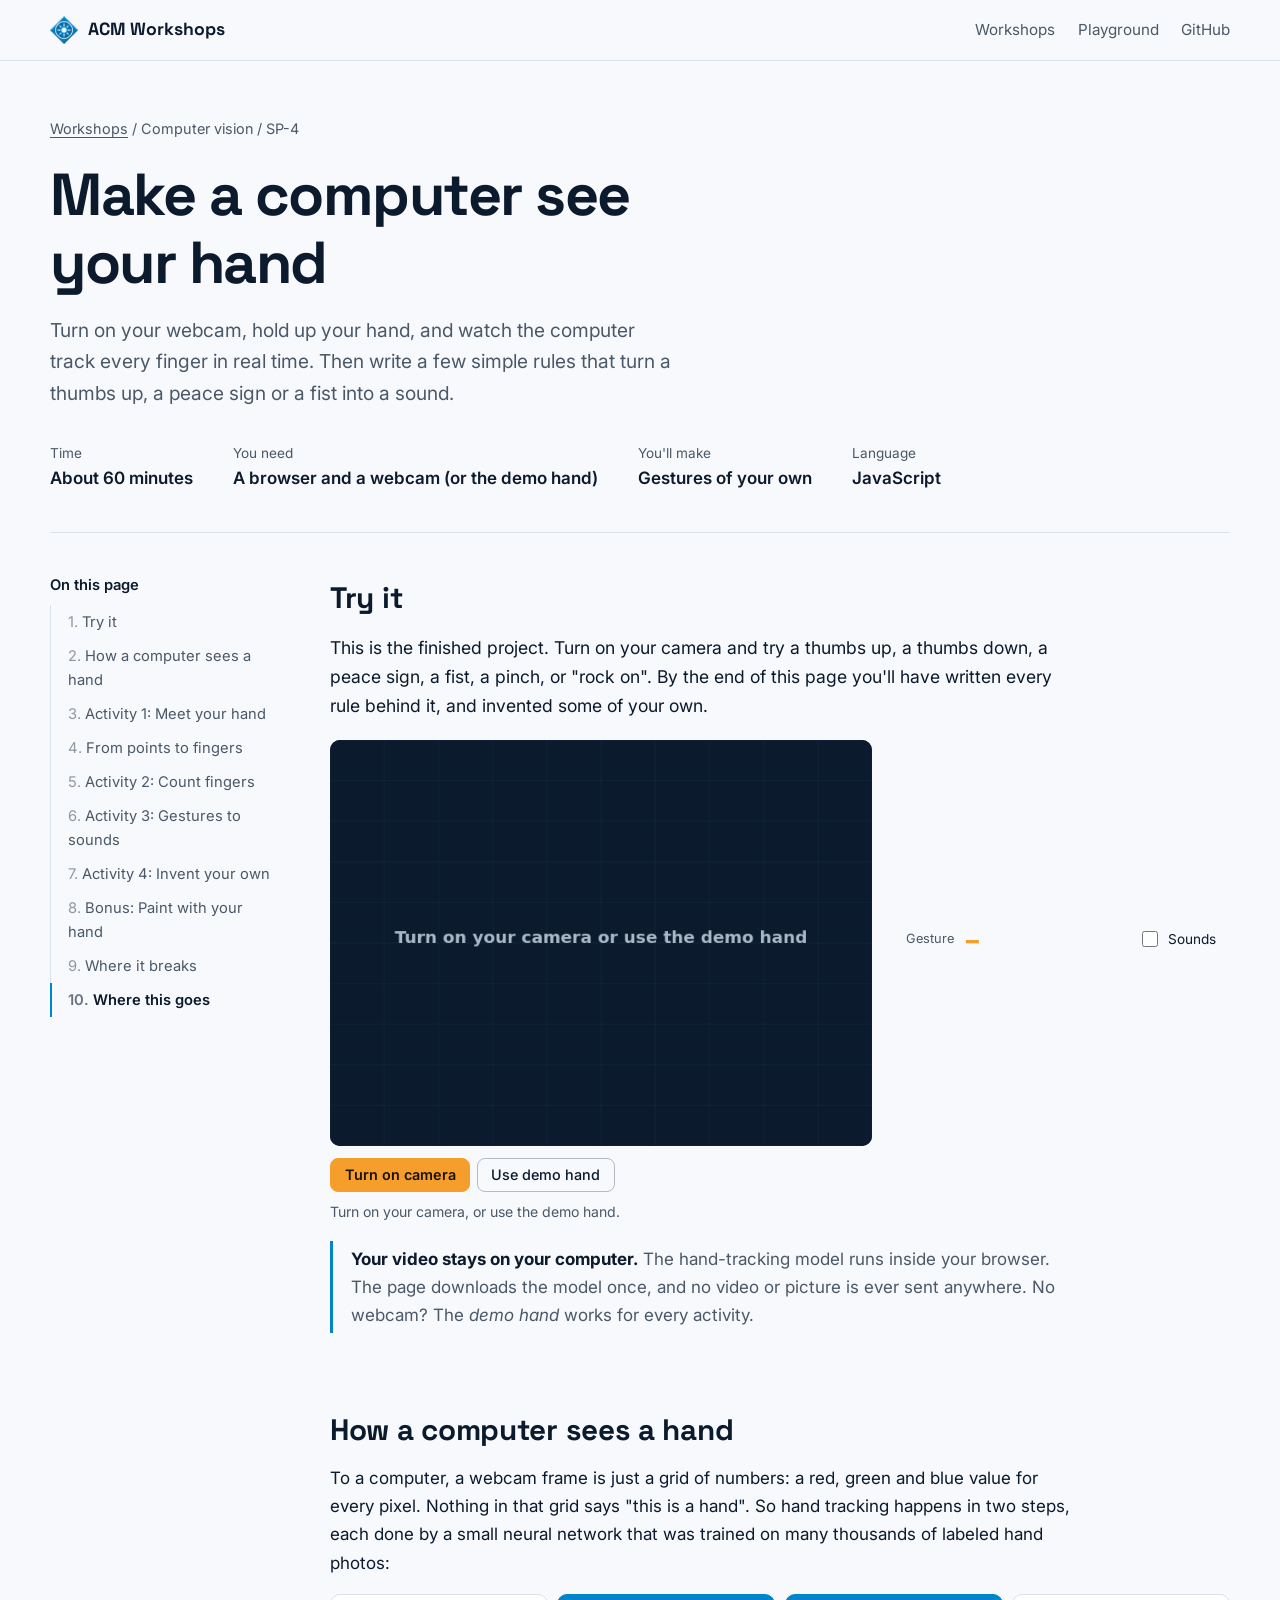
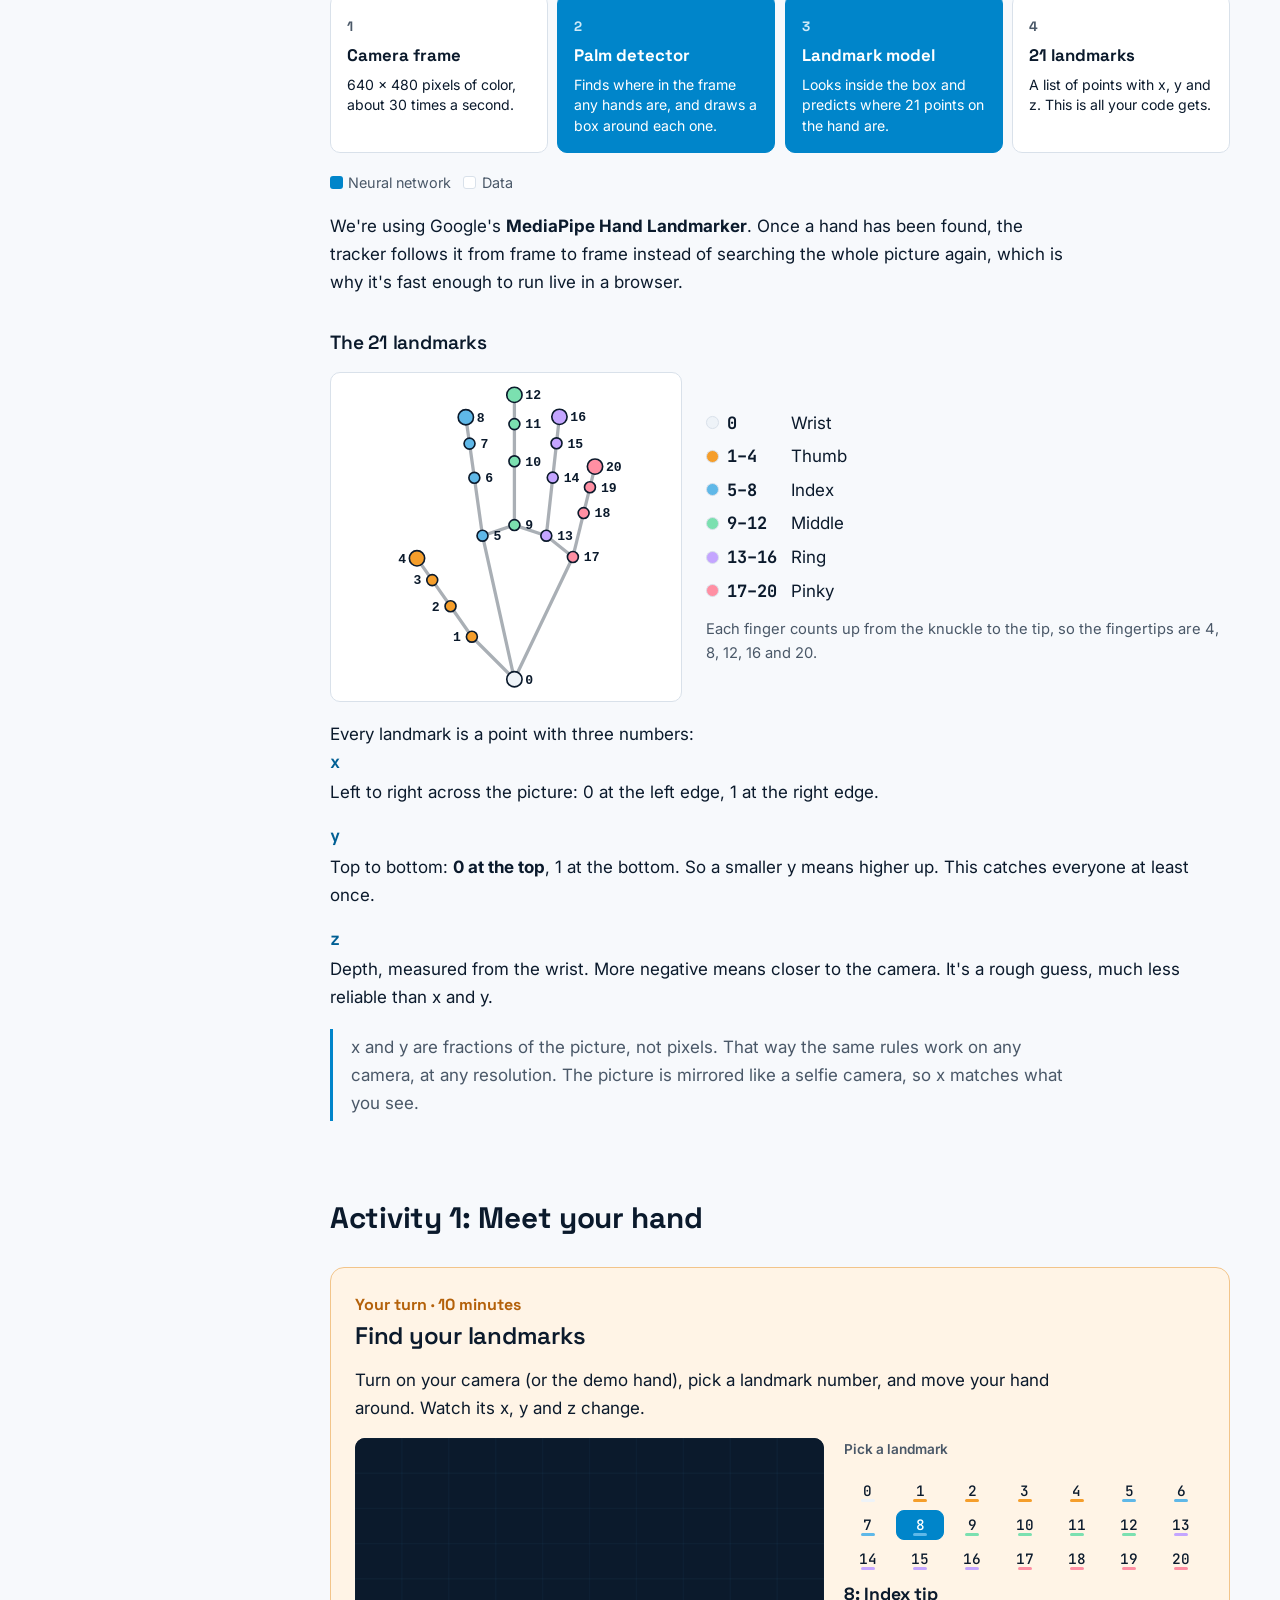
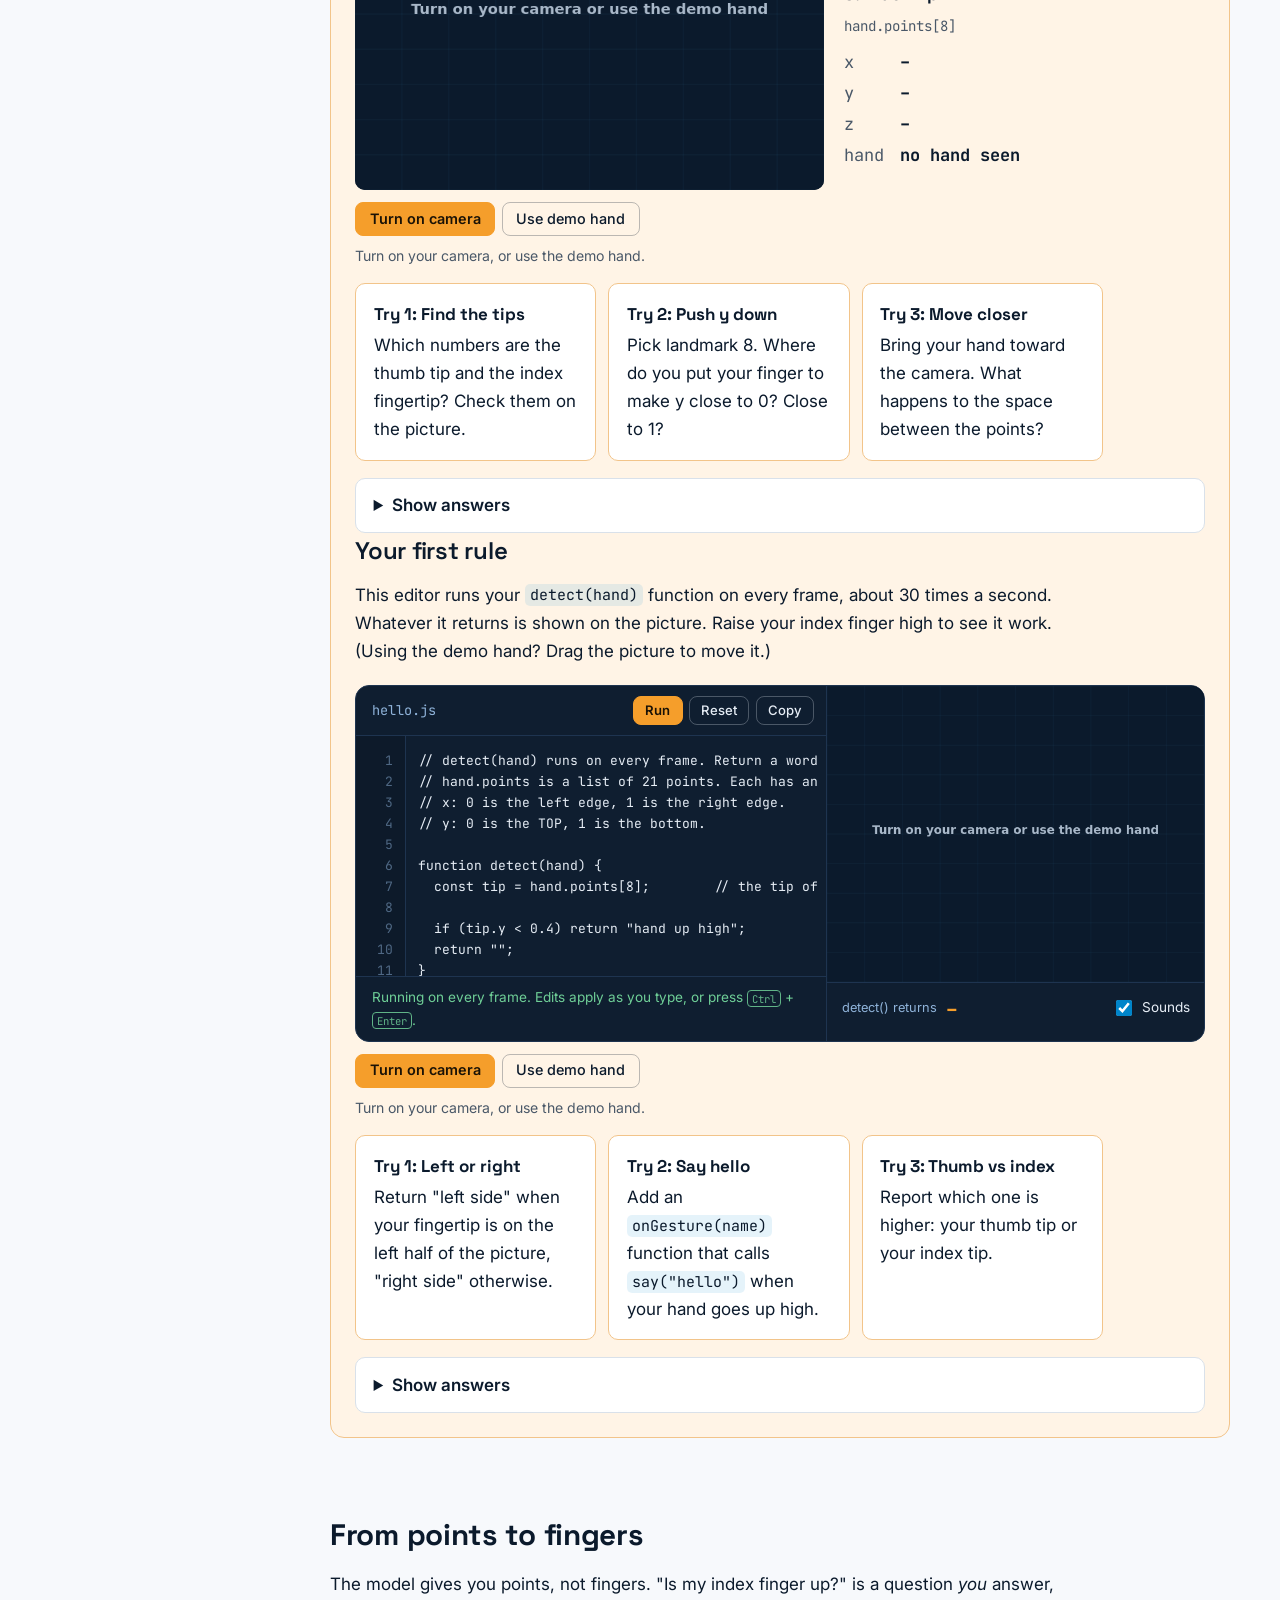
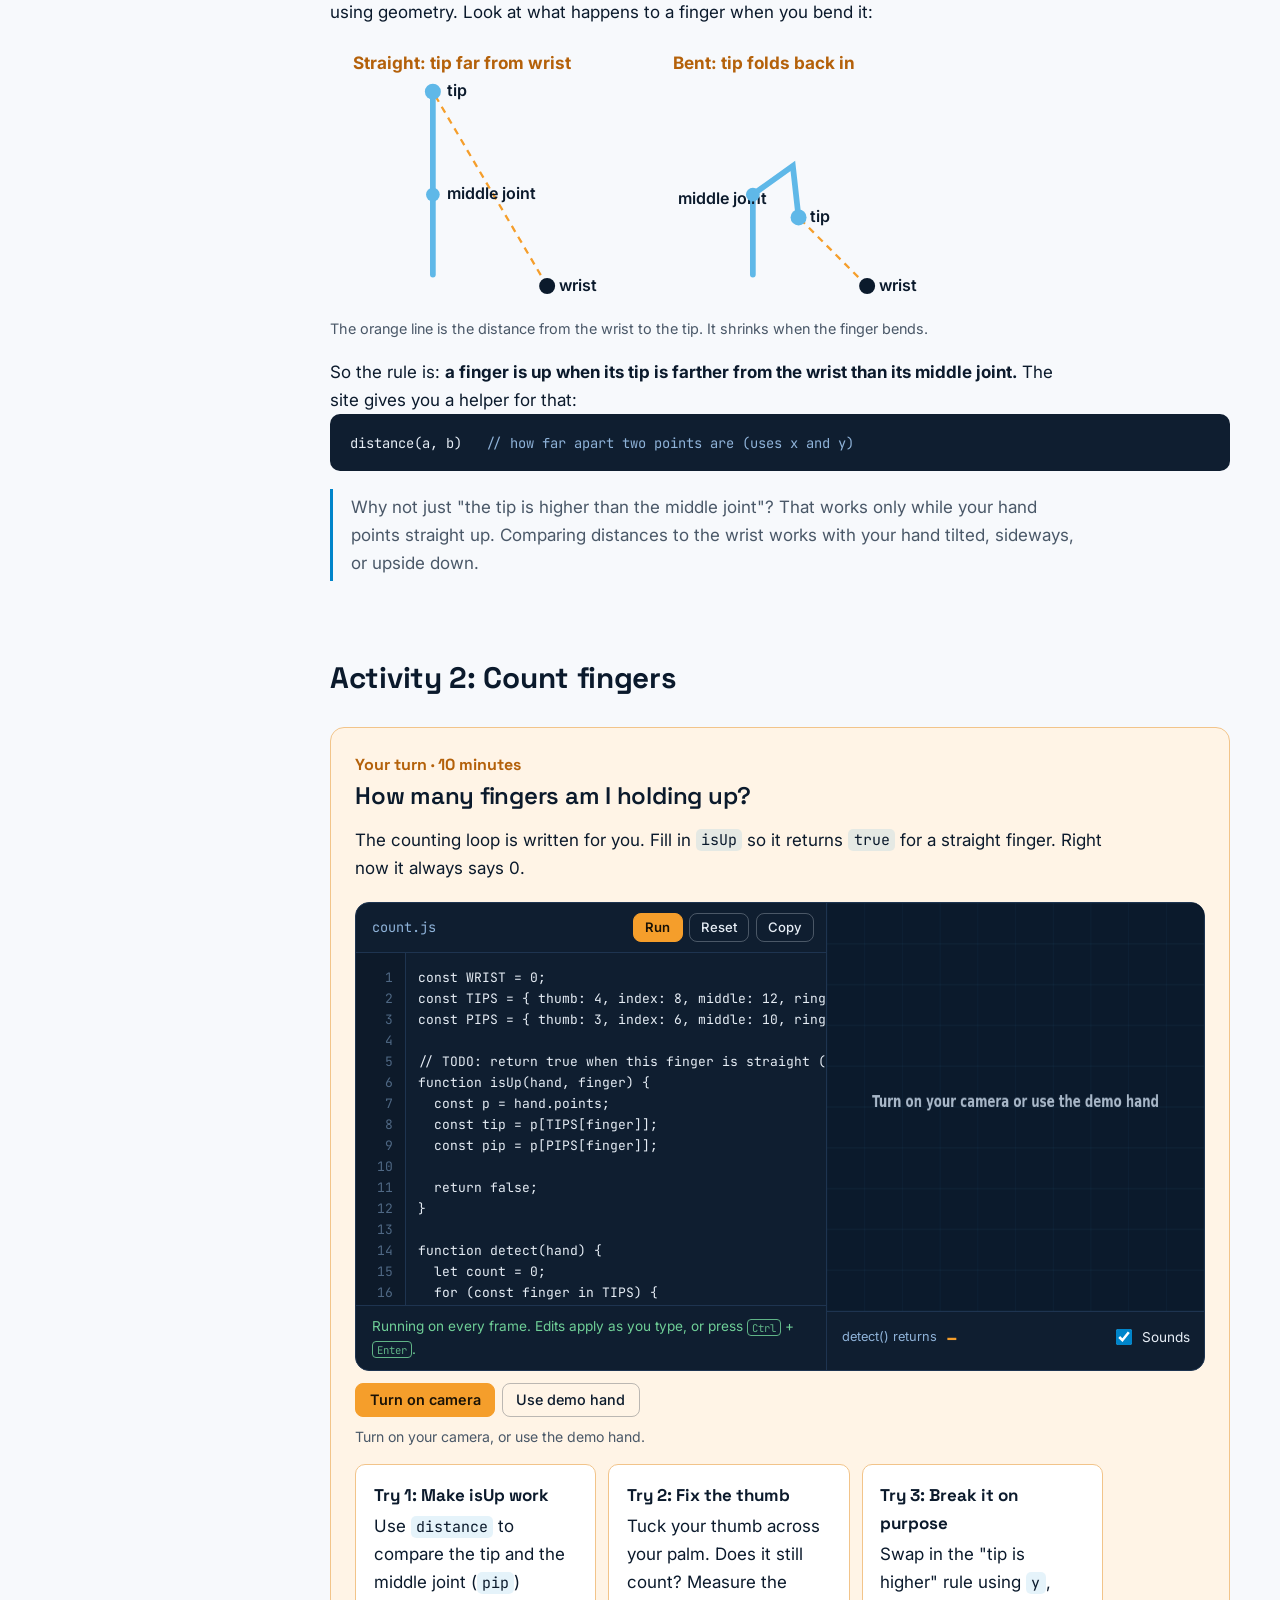
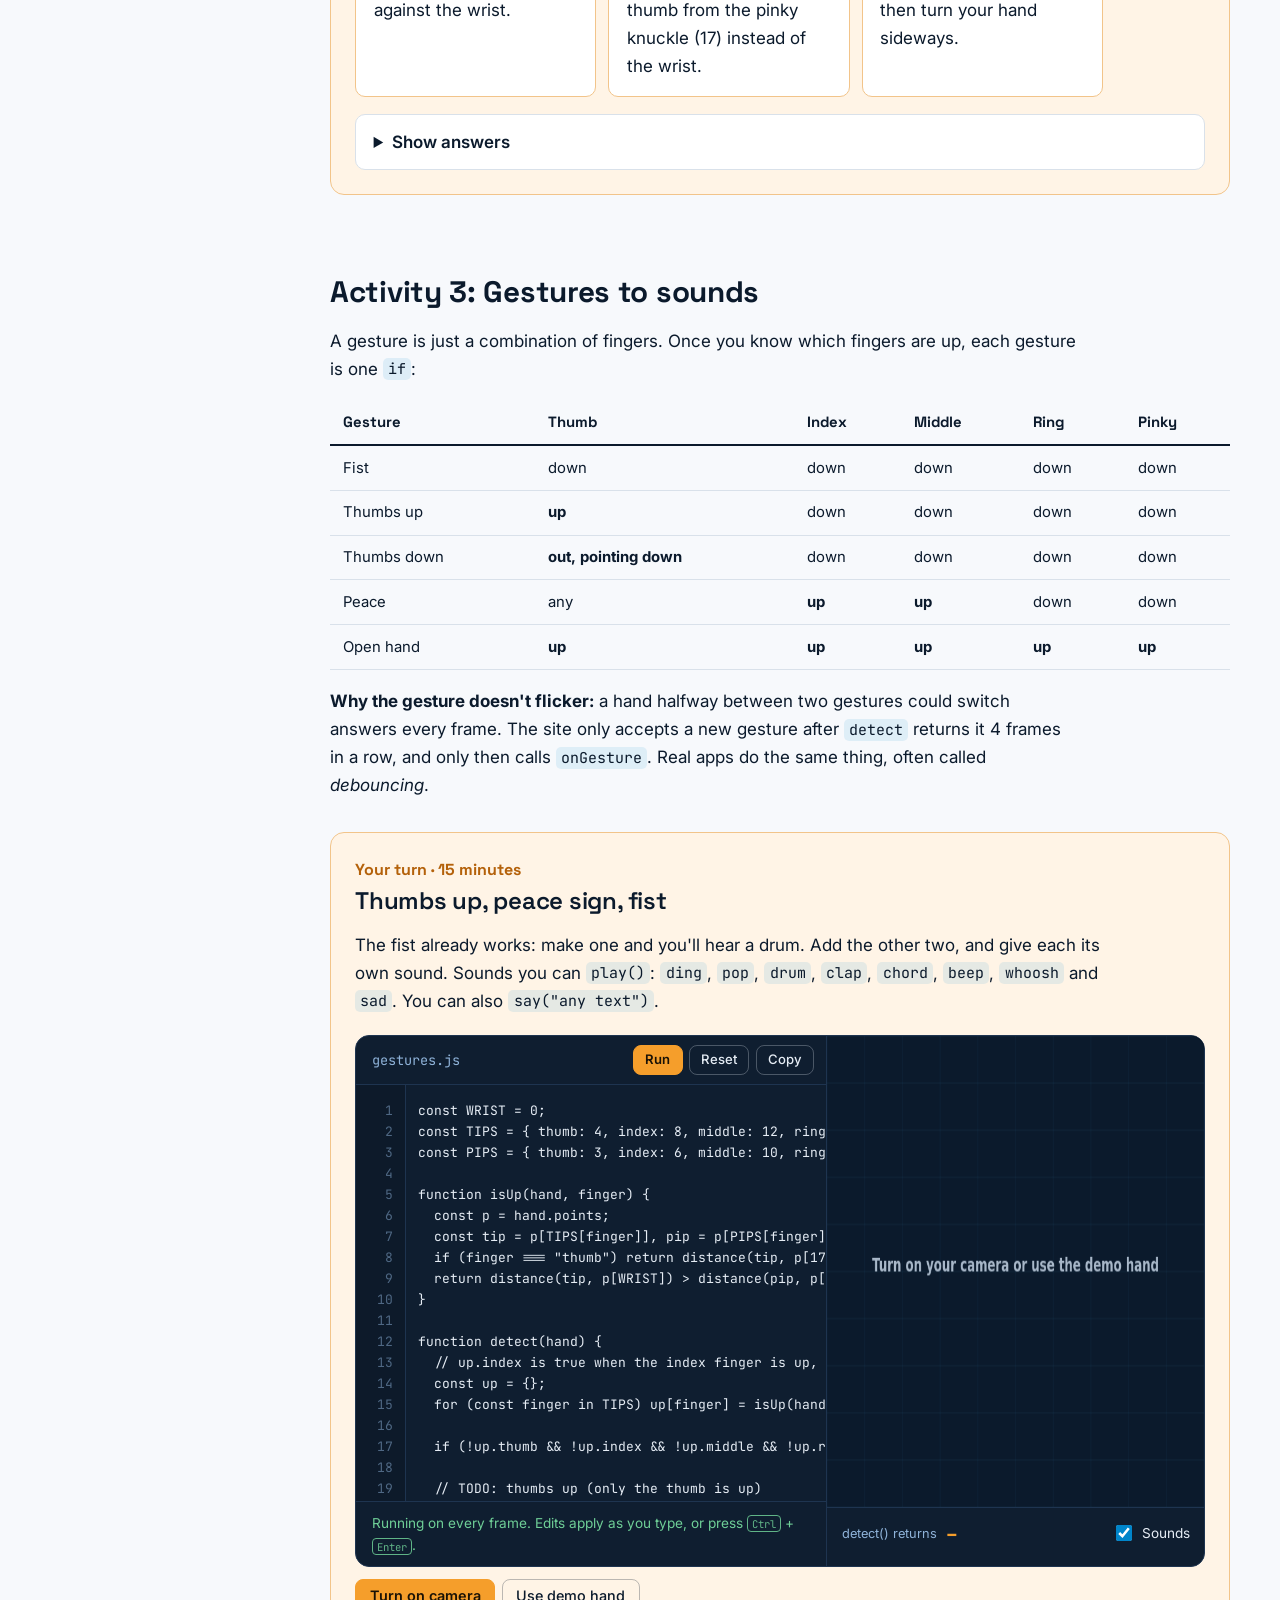
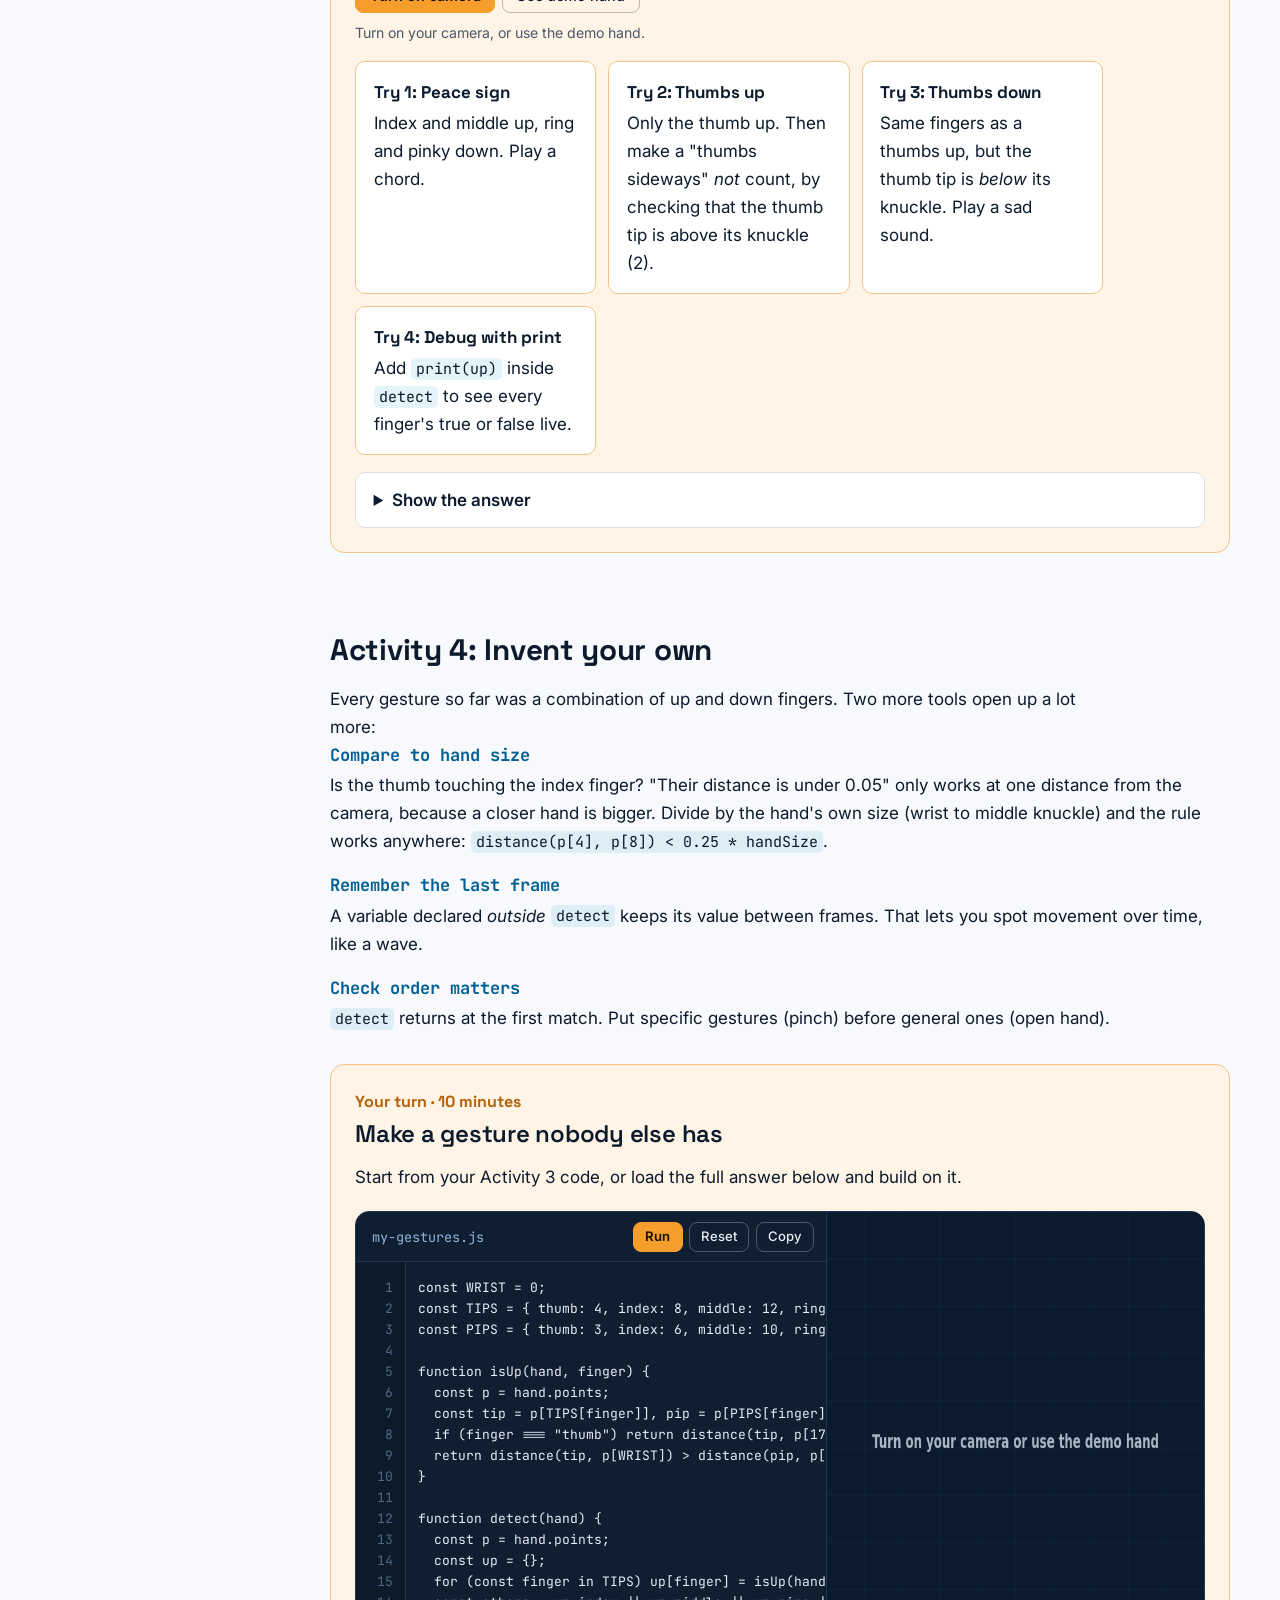
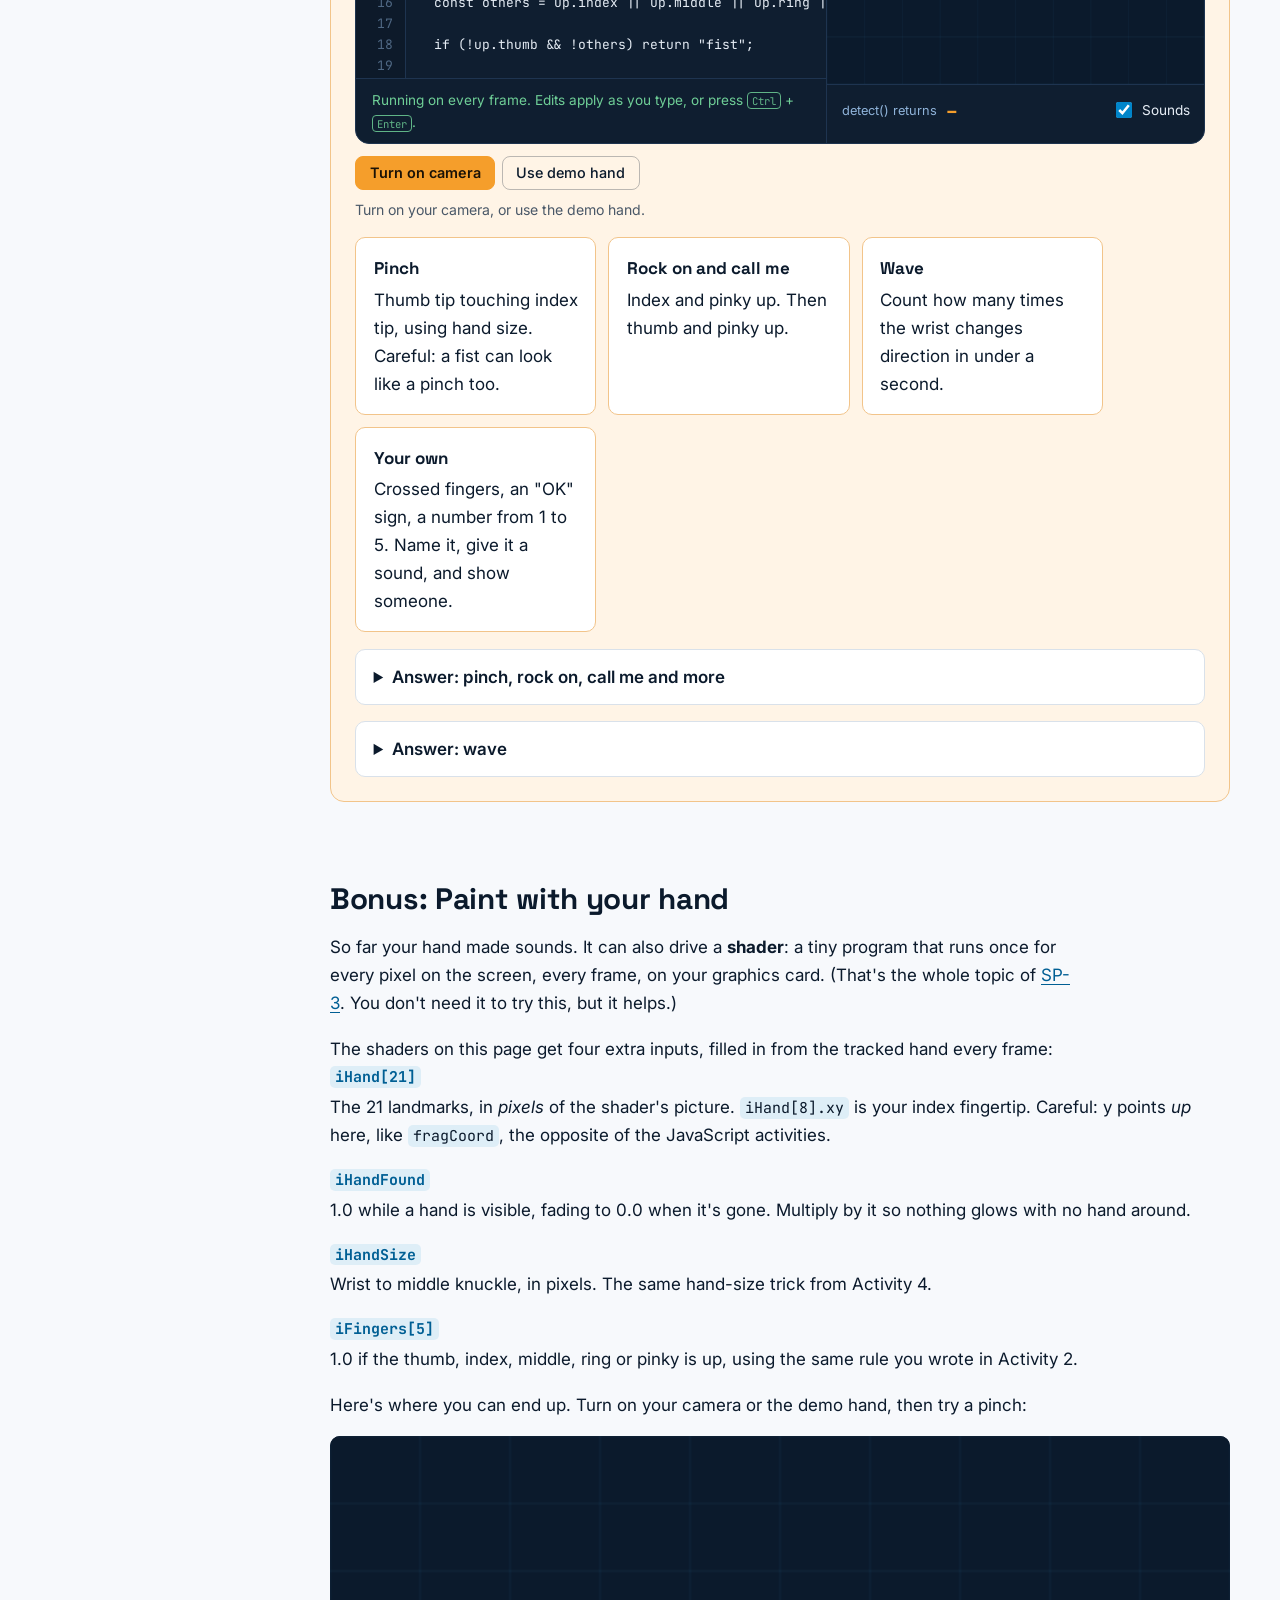
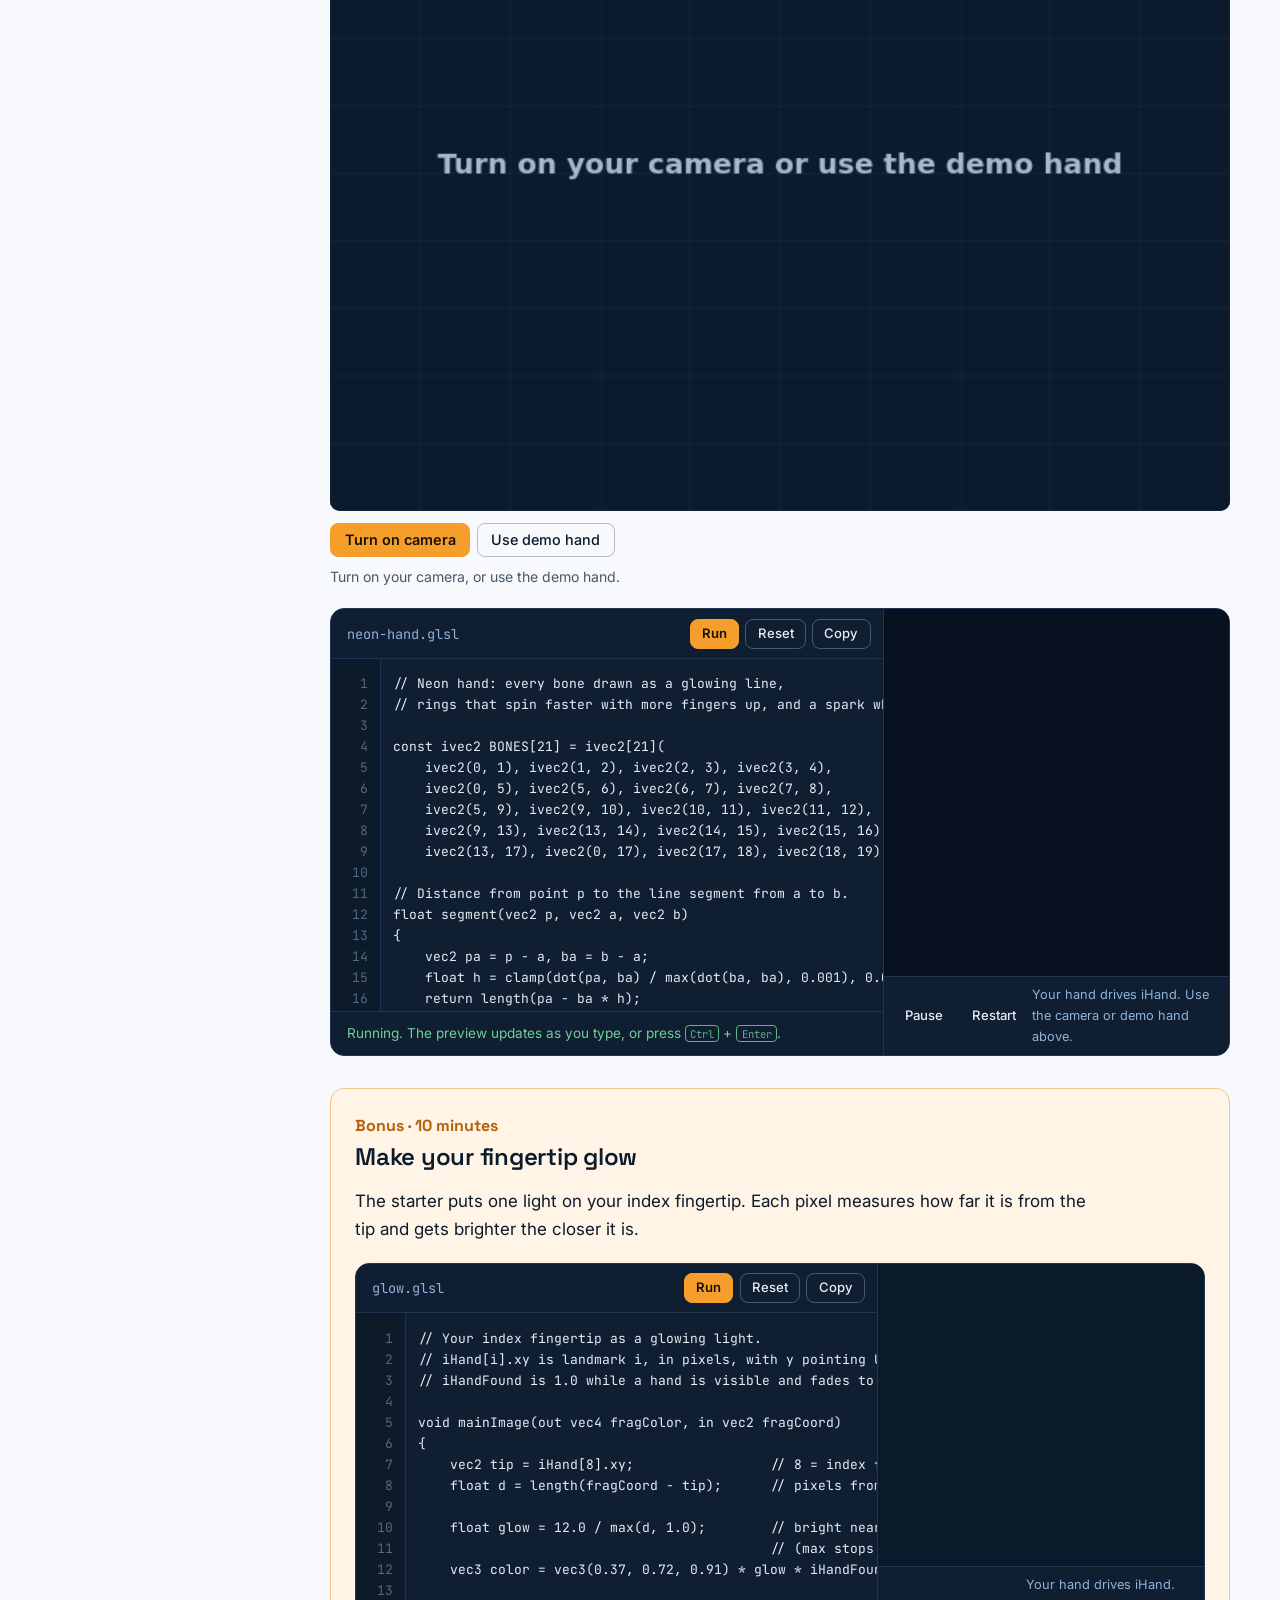
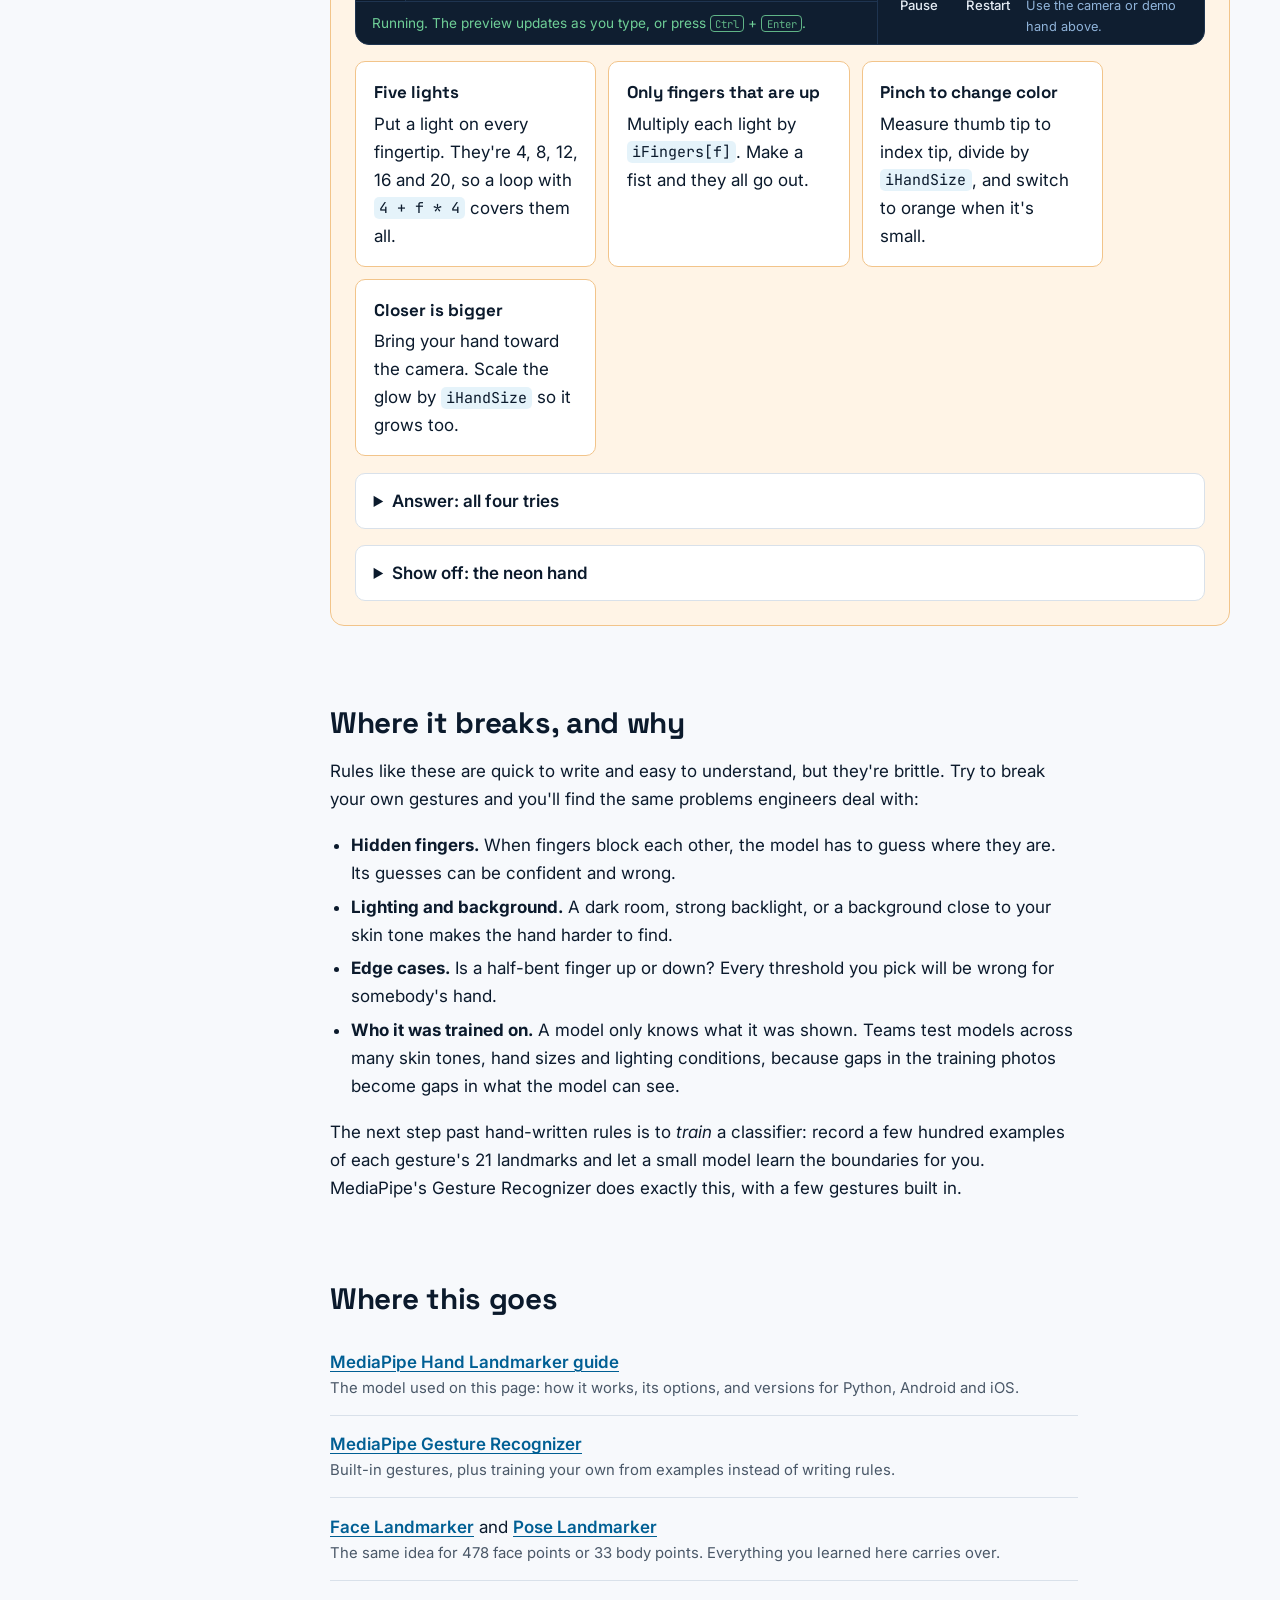
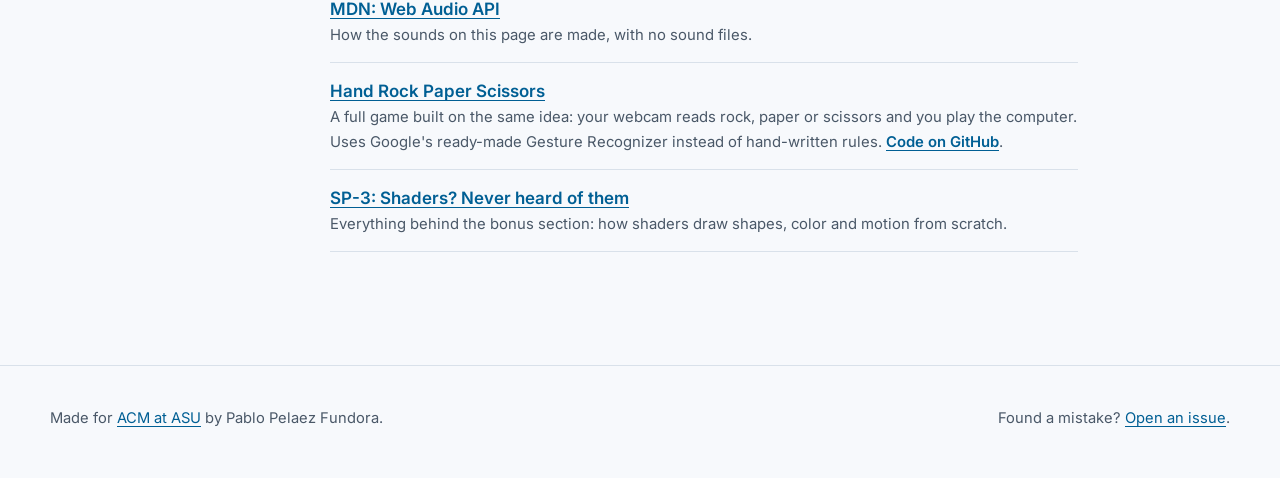
<file: workshops/sp-4-hand-tracking/index.html>
<!doctype html>
<html lang="en">
<head>
  <meta charset="utf-8">
  <meta name="viewport" content="width=device-width, initial-scale=1">
  <title>SP-4: Make a computer see your hand · ACM Workshops</title>
  <meta name="description" content="Track your hand with your webcam in the browser, then write simple rules that turn gestures like a thumbs up, a peace sign or a fist into sounds.">
  <link rel="icon" href="../../assets/img/acm-logo-64.png">
  <link rel="preconnect" href="https://fonts.googleapis.com">
  <link rel="preconnect" href="https://fonts.gstatic.com" crossorigin>
  <link rel="stylesheet" href="https://fonts.googleapis.com/css2?family=Inter:wght@400..700&family=JetBrains+Mono:wght@400..600&family=Space+Grotesk:wght@500..700&display=swap">
  <link rel="stylesheet" href="../../assets/css/site.css">
</head>
<body>
  <a class="skip" href="#main">Skip to content</a>
  <header class="site-head">
    <div class="wrap">
      <a class="brand" href="../../"><img class="brand-mark" src="../../assets/img/acm-logo-64.png" alt="">ACM Workshops</a>
      <nav class="site-nav" aria-label="Main">
        <a href="../../">Workshops</a>
        <a href="../../playground/">Playground</a>
        <a class="nav-gh" href="https://github.com/hollowshield/sp">GitHub</a>
      </nav>
    </div>
  </header>

  <div class="wrap">
    <header class="lesson-head">
      <p class="crumbs"><a href="../../">Workshops</a> / Computer vision / SP-4</p>
      <h1>Make a computer see your hand</h1>
      <p class="lede">Turn on your webcam, hold up your hand, and watch the computer track every finger in real time. Then write a few simple rules that turn a thumbs up, a peace sign or a fist into a sound.</p>
      <dl class="facts">
        <div><dt>Time</dt><dd>About 60 minutes</dd></div>
        <div><dt>You need</dt><dd>A browser and a webcam (or the demo hand)</dd></div>
        <div><dt>You'll make</dt><dd>Gestures of your own</dd></div>
        <div><dt>Language</dt><dd>JavaScript</dd></div>
      </dl>
    </header>

    <div class="lesson">
      <nav class="toc" data-for="#main" aria-label="On this page"><p>On this page</p></nav>

      <main id="main" class="prose">

        <h2 id="try" data-toc="Try it">Try it</h2>
        <p class="lead-in">This is the finished project. Turn on your camera and try a thumbs up, a thumbs down, a peace sign, a fist, a pinch, or "rock on". By the end of this page you'll have written every rule behind it, and invented some of your own.</p>
        <div class="hand-lab" data-src="invent-answer" data-editor="false" data-sound="off"></div>
        <div class="note"><strong>Your video stays on your computer.</strong> The hand-tracking model runs inside your browser. The page downloads the model once, and no video or picture is ever sent anywhere. No webcam? The <em>demo hand</em> works for every activity.</div>

        <h2 id="how" data-toc="How a computer sees a hand">How a computer sees a hand</h2>
        <p>To a computer, a webcam frame is just a grid of numbers: a red, green and blue value for every pixel. Nothing in that grid says "this is a hand". So hand tracking happens in two steps, each done by a small neural network that was trained on many thousands of labeled hand photos:</p>
        <ol class="pipeline pipeline-4">
          <li><b>Camera frame</b><span>640 × 480 pixels of color, about 30 times a second.</span></li>
          <li class="is-yours"><b>Palm detector</b><span>Finds where in the frame any hands are, and draws a box around each one.</span></li>
          <li class="is-yours"><b>Landmark model</b><span>Looks inside the box and predicts where 21 points on the hand are.</span></li>
          <li><b>21 landmarks</b><span>A list of points with x, y and z. This is all your code gets.</span></li>
        </ol>
        <p class="pipeline-key"><i style="background: var(--blue)"></i>Neural network &nbsp;&nbsp;<i style="border: 1px solid var(--line); background: var(--surface)"></i>Data</p>
        <p>We're using Google's <strong>MediaPipe Hand Landmarker</strong>. Once a hand has been found, the tracker follows it from frame to frame instead of searching the whole picture again, which is why it's fast enough to run live in a browser.</p>

        <h3>The 21 landmarks</h3>
        <div class="landmark-map"></div>
        <p>Every landmark is a point with three numbers:</p>
        <dl class="defs">
          <dt>x</dt><dd>Left to right across the picture: 0 at the left edge, 1 at the right edge.</dd>
          <dt>y</dt><dd>Top to bottom: <strong>0 at the top</strong>, 1 at the bottom. So a smaller y means higher up. This catches everyone at least once.</dd>
          <dt>z</dt><dd>Depth, measured from the wrist. More negative means closer to the camera. It's a rough guess, much less reliable than x and y.</dd>
        </dl>
        <p class="note">x and y are fractions of the picture, not pixels. That way the same rules work on any camera, at any resolution. The picture is mirrored like a selfie camera, so x matches what you see.</p>

        <h2 id="meet" data-toc="Activity 1: Meet your hand">Activity 1: Meet your hand</h2>
        <div class="activity">
          <p class="activity-tag">Your turn · 10 minutes</p>
          <h3>Find your landmarks</h3>
          <p>Turn on your camera (or the demo hand), pick a landmark number, and move your hand around. Watch its x, y and z change.</p>
          <div class="hand-inspector"></div>
          <ul class="challenges">
            <li><b>Try 1: Find the tips</b>Which numbers are the thumb tip and the index fingertip? Check them on the picture.</li>
            <li><b>Try 2: Push y down</b>Pick landmark 8. Where do you put your finger to make y close to 0? Close to 1?</li>
            <li><b>Try 3: Move closer</b>Bring your hand toward the camera. What happens to the space between the points?</li>
          </ul>
          <details class="answer">
            <summary>Show answers</summary>
            <div class="answer-body">
              <p><b>Try 1.</b> The thumb tip is 4 and the index tip is 8. Every fingertip is a multiple of 4: 4, 8, 12, 16 and 20.</p>
              <p><b>Try 2.</b> y is near 0 at the <em>top</em> of the picture and near 1 at the bottom. Raising your hand makes y smaller.</p>
              <p><b>Try 3.</b> The whole hand gets bigger, so every distance between points grows. Keep this in mind: a rule like "these two points are 0.05 apart" would only work at one distance from the camera. We'll fix that in Activity 4.</p>
            </div>
          </details>

          <h3>Your first rule</h3>
          <p>This editor runs your <code>detect(hand)</code> function on every frame, about 30 times a second. Whatever it returns is shown on the picture. Raise your index finger high to see it work. (Using the demo hand? Drag the picture to move it.)</p>
          <div class="hand-lab" id="lab-hello" data-src="hello" data-title="hello.js" data-height="15rem"></div>
          <ul class="challenges">
            <li><b>Try 1: Left or right</b>Return "left side" when your fingertip is on the left half of the picture, "right side" otherwise.</li>
            <li><b>Try 2: Say hello</b>Add an <code>onGesture(name)</code> function that calls <code>say("hello")</code> when your hand goes up high.</li>
            <li><b>Try 3: Thumb vs index</b>Report which one is higher: your thumb tip or your index tip.</li>
          </ul>
          <details class="answer">
            <summary>Show answers</summary>
            <div class="answer-body">
              <p><b>Try 1.</b> x = 0.5 is the middle of the picture.</p>
              <pre class="code" data-src="hello-a1"></pre>
              <button class="btn" data-hand-load="hello-a1" data-into="lab-hello">Load into the editor</button>
              <p><b>Try 2.</b> <code>detect</code> runs every frame, but <code>onGesture</code> only runs once when the result <em>changes</em>. Otherwise you'd hear "hello" 30 times a second.</p>
              <pre class="code" data-src="hello-a2"></pre>
              <button class="btn" data-hand-load="hello-a2" data-into="lab-hello">Load into the editor</button>
              <p><b>Try 3.</b> Compare the two y values. Remember: the smaller y is higher up.</p>
              <pre class="code" data-src="hello-a3"></pre>
              <button class="btn" data-hand-load="hello-a3" data-into="lab-hello">Load into the editor</button>
            </div>
          </details>
        </div>

        <h2 id="fingers" data-toc="From points to fingers">From points to fingers</h2>
        <p>The model gives you points, not fingers. "Is my index finger up?" is a question <em>you</em> answer, using geometry. Look at what happens to a finger when you bend it:</p>
        <figure class="figure">
          <svg viewBox="0 0 560 230" role="img" aria-labelledby="bend-fig">
            <title id="bend-fig">Two fingers next to a wrist point. On the straight finger the tip is farther from the wrist than the middle joint. On the bent finger the tip folds back and ends up closer to the wrist than the middle joint.</title>
            <g fill="none" stroke-linecap="round" stroke-width="5">
              <path d="M90 200 L90 130 L90 85 L90 40" stroke="#5FB8E8"/>
              <path d="M370 200 L370 130 L405 105 L410 150" stroke="#5FB8E8"/>
            </g>
            <g stroke="#F59E2B" stroke-width="2" stroke-dasharray="6 5">
              <line x1="190" y1="210" x2="90" y2="40"/>
              <line x1="470" y1="210" x2="410" y2="150"/>
            </g>
            <g fill="currentColor" font-size="14" font-weight="600">
              <circle cx="190" cy="210" r="7"/><text x="200" y="214">wrist</text>
              <circle cx="470" cy="210" r="7"/><text x="480" y="214">wrist</text>
              <text x="102" y="44">tip</text><text x="102" y="134">middle joint</text>
              <text x="420" y="154">tip</text><text x="382" y="138" text-anchor="end">middle joint</text>
            </g>
            <g fill="#5FB8E8"><circle cx="90" cy="40" r="7"/><circle cx="90" cy="130" r="6"/><circle cx="410" cy="150" r="7"/><circle cx="370" cy="130" r="6"/></g>
            <g font-size="15" font-weight="700" fill="#B4610A"><text x="20" y="20">Straight: tip far from wrist</text><text x="300" y="20">Bent: tip folds back in</text></g>
          </svg>
          <figcaption>The orange line is the distance from the wrist to the tip. It shrinks when the finger bends.</figcaption>
        </figure>
        <p>So the rule is: <strong>a finger is up when its tip is farther from the wrist than its middle joint.</strong> The site gives you a helper for that:</p>
        <pre class="code"><code>distance(a, b)   // how far apart two points are (uses x and y)</code></pre>
        <p class="note">Why not just "the tip is higher than the middle joint"? That works only while your hand points straight up. Comparing distances to the wrist works with your hand tilted, sideways, or upside down.</p>

        <h2 id="count" data-toc="Activity 2: Count fingers">Activity 2: Count fingers</h2>
        <div class="activity">
          <p class="activity-tag">Your turn · 10 minutes</p>
          <h3>How many fingers am I holding up?</h3>
          <p>The counting loop is written for you. Fill in <code>isUp</code> so it returns <code>true</code> for a straight finger. Right now it always says 0.</p>
          <div class="hand-lab" id="lab-count" data-src="count" data-title="count.js" data-height="22rem"></div>
          <ul class="challenges">
            <li><b>Try 1: Make isUp work</b>Use <code>distance</code> to compare the tip and the middle joint (<code>pip</code>) against the wrist.</li>
            <li><b>Try 2: Fix the thumb</b>Tuck your thumb across your palm. Does it still count? Measure the thumb from the pinky knuckle (17) instead of the wrist.</li>
            <li><b>Try 3: Break it on purpose</b>Swap in the "tip is higher" rule using <code>y</code>, then turn your hand sideways.</li>
          </ul>
          <details class="answer">
            <summary>Show answers</summary>
            <div class="answer-body">
              <p><b>Try 1.</b> One line: compare the two distances.</p>
              <pre class="code" data-src="count-a1"></pre>
              <button class="btn" data-hand-load="count-a1" data-into="lab-count">Load into the editor</button>
              <p><b>Try 2.</b> The thumb doesn't fold toward the wrist like the other fingers; it swings across the palm. A tucked thumb points at the pinky side of the hand, so its tip ends up <em>closer</em> to the pinky knuckle than its middle joint is.</p>
              <pre class="code" data-src="count-a2"></pre>
              <button class="btn" data-hand-load="count-a2" data-into="lab-count">Load into the editor</button>
              <p><b>Try 3.</b> With your hand upright it counts correctly. Turn it sideways and "higher on the screen" no longer means "along the finger", so the count goes wrong. That's why we measure distances instead.</p>
              <pre class="code" data-src="count-a3"></pre>
              <button class="btn" data-hand-load="count-a3" data-into="lab-count">Load into the editor</button>
            </div>
          </details>
        </div>

        <h2 id="gestures" data-toc="Activity 3: Gestures to sounds">Activity 3: Gestures to sounds</h2>
        <p>A gesture is just a combination of fingers. Once you know which fingers are up, each gesture is one <code>if</code>:</p>
        <div class="table-wrap">
          <table>
            <thead><tr><th>Gesture</th><th>Thumb</th><th>Index</th><th>Middle</th><th>Ring</th><th>Pinky</th></tr></thead>
            <tbody>
              <tr><td>Fist</td><td>down</td><td>down</td><td>down</td><td>down</td><td>down</td></tr>
              <tr><td>Thumbs up</td><td><b>up</b></td><td>down</td><td>down</td><td>down</td><td>down</td></tr>
              <tr><td>Thumbs down</td><td><b>out, pointing down</b></td><td>down</td><td>down</td><td>down</td><td>down</td></tr>
              <tr><td>Peace</td><td>any</td><td><b>up</b></td><td><b>up</b></td><td>down</td><td>down</td></tr>
              <tr><td>Open hand</td><td><b>up</b></td><td><b>up</b></td><td><b>up</b></td><td><b>up</b></td><td><b>up</b></td></tr>
            </tbody>
          </table>
        </div>
        <p><strong>Why the gesture doesn't flicker:</strong> a hand halfway between two gestures could switch answers every frame. The site only accepts a new gesture after <code>detect</code> returns it 4 frames in a row, and only then calls <code>onGesture</code>. Real apps do the same thing, often called <em>debouncing</em>.</p>

        <div class="activity">
          <p class="activity-tag">Your turn · 15 minutes</p>
          <h3>Thumbs up, peace sign, fist</h3>
          <p>The fist already works: make one and you'll hear a drum. Add the other two, and give each its own sound. Sounds you can <code>play()</code>: <code>ding</code>, <code>pop</code>, <code>drum</code>, <code>clap</code>, <code>chord</code>, <code>beep</code>, <code>whoosh</code> and <code>sad</code>. You can also <code>say("any text")</code>.</p>
          <div class="hand-lab" id="lab-gestures" data-src="gestures" data-title="gestures.js" data-height="26rem"></div>
          <ul class="challenges">
            <li><b>Try 1: Peace sign</b>Index and middle up, ring and pinky down. Play a chord.</li>
            <li><b>Try 2: Thumbs up</b>Only the thumb up. Then make a "thumbs sideways" <em>not</em> count, by checking that the thumb tip is above its knuckle (2).</li>
            <li><b>Try 3: Thumbs down</b>Same fingers as a thumbs up, but the thumb tip is <em>below</em> its knuckle. Play a sad sound.</li>
            <li><b>Try 4: Debug with print</b>Add <code>print(up)</code> inside <code>detect</code> to see every finger's true or false live.</li>
          </ul>
          <details class="answer">
            <summary>Show the answer</summary>
            <div class="answer-body">
              <p>An <code>others</code> variable keeps the checks short. Remember that a smaller y is higher, so "thumb tip above its knuckle" is <code>p[4].y &lt; p[2].y</code>. Thumbs down is the same check flipped: <code>p[4].y &gt; p[2].y</code>.</p>
              <button class="btn" data-hand-load="gestures-answer" data-into="lab-gestures">Load into the editor</button>
              <pre class="code" data-src="gestures-answer"></pre>
            </div>
          </details>
        </div>

        <h2 id="invent" data-toc="Activity 4: Invent your own">Activity 4: Invent your own</h2>
        <p>Every gesture so far was a combination of up and down fingers. Two more tools open up a lot more:</p>
        <dl class="defs">
          <dt>Compare to hand size</dt><dd>Is the thumb touching the index finger? "Their distance is under 0.05" only works at one distance from the camera, because a closer hand is bigger. Divide by the hand's own size (wrist to middle knuckle) and the rule works anywhere: <code>distance(p[4], p[8]) &lt; 0.25 * handSize</code>.</dd>
          <dt>Remember the last frame</dt><dd>A variable declared <em>outside</em> <code>detect</code> keeps its value between frames. That lets you spot movement over time, like a wave.</dd>
          <dt>Check order matters</dt><dd><code>detect</code> returns at the first match. Put specific gestures (pinch) before general ones (open hand).</dd>
        </dl>

        <div class="activity">
          <p class="activity-tag">Your turn · 10 minutes</p>
          <h3>Make a gesture nobody else has</h3>
          <p>Start from your Activity 3 code, or load the full answer below and build on it.</p>
          <div class="hand-lab" id="lab-invent" data-src="gestures-answer" data-title="my-gestures.js" data-height="26rem"></div>
          <ul class="challenges">
            <li><b>Pinch</b>Thumb tip touching index tip, using hand size. Careful: a fist can look like a pinch too.</li>
            <li><b>Rock on and call me</b>Index and pinky up. Then thumb and pinky up.</li>
            <li><b>Wave</b>Count how many times the wrist changes direction in under a second.</li>
            <li><b>Your own</b>Crossed fingers, an "OK" sign, a number from 1 to 5. Name it, give it a sound, and show someone.</li>
          </ul>
          <details class="answer">
            <summary>Answer: pinch, rock on, call me and more</summary>
            <div class="answer-body">
              <p>This is the code behind the demo at the top of the page, including thumbs down.</p>
              <button class="btn" data-hand-load="invent-answer" data-into="lab-invent">Load into the editor</button>
              <pre class="code" data-src="invent-answer"></pre>
            </div>
          </details>
          <details class="answer">
            <summary>Answer: wave</summary>
            <div class="answer-body">
              <p>A wave is about movement, not a shape, so the code remembers where the wrist was last frame and counts direction changes. Try it with the demo hand's <em>wave</em> pose.</p>
              <button class="btn" data-hand-load="wave-answer" data-into="lab-invent">Load into the editor</button>
              <pre class="code" data-src="wave-answer"></pre>
            </div>
          </details>
        </div>

        <h2 id="shader" data-toc="Bonus: Paint with your hand">Bonus: Paint with your hand</h2>
        <p>So far your hand made sounds. It can also drive a <strong>shader</strong>: a tiny program that runs once for every pixel on the screen, every frame, on your graphics card. (That's the whole topic of <a href="../sp-3-shaders/">SP-3</a>. You don't need it to try this, but it helps.)</p>
        <p>The shaders on this page get four extra inputs, filled in from the tracked hand every frame:</p>
        <dl class="defs">
          <dt><code>iHand[21]</code></dt><dd>The 21 landmarks, in <em>pixels</em> of the shader's picture. <code>iHand[8].xy</code> is your index fingertip. Careful: y points <em>up</em> here, like <code>fragCoord</code>, the opposite of the JavaScript activities.</dd>
          <dt><code>iHandFound</code></dt><dd>1.0 while a hand is visible, fading to 0.0 when it's gone. Multiply by it so nothing glows with no hand around.</dd>
          <dt><code>iHandSize</code></dt><dd>Wrist to middle knuckle, in pixels. The same hand-size trick from Activity 4.</dd>
          <dt><code>iFingers[5]</code></dt><dd>1.0 if the thumb, index, middle, ring or pinky is up, using the same rule you wrote in Activity 2.</dd>
        </dl>
        <p>Here's where you can end up. Turn on your camera or the demo hand, then try a pinch:</p>
        <div class="hand-view" id="shader-source"></div>
        <div class="lab" id="lab-neon" data-src="hand-neon" data-title="neon-hand.glsl" data-uniforms="hand" data-height="22rem" data-alt="A shader drawing your tracked hand as glowing neon lines"></div>

        <div class="activity">
          <p class="activity-tag">Bonus · 10 minutes</p>
          <h3>Make your fingertip glow</h3>
          <p>The starter puts one light on your index fingertip. Each pixel measures how far it is from the tip and gets brighter the closer it is.</p>
          <div class="lab" id="lab-glow" data-src="hand-glow" data-title="glow.glsl" data-uniforms="hand" data-height="18rem" data-alt="A shader with a light that follows your index fingertip"></div>
          <ul class="challenges">
            <li><b>Five lights</b>Put a light on every fingertip. They're 4, 8, 12, 16 and 20, so a loop with <code>4 + f * 4</code> covers them all.</li>
            <li><b>Only fingers that are up</b>Multiply each light by <code>iFingers[f]</code>. Make a fist and they all go out.</li>
            <li><b>Pinch to change color</b>Measure thumb tip to index tip, divide by <code>iHandSize</code>, and switch to orange when it's small.</li>
            <li><b>Closer is bigger</b>Bring your hand toward the camera. Scale the glow by <code>iHandSize</code> so it grows too.</li>
          </ul>
          <details class="answer">
            <summary>Answer: all four tries</summary>
            <div class="answer-body">
              <button class="btn" data-load="hand-glow-answer" data-into="lab-glow">Load into the editor</button>
              <pre class="code" data-src="hand-glow-answer"></pre>
            </div>
          </details>
          <details class="answer">
            <summary>Show off: the neon hand</summary>
            <div class="answer-body">
              <p>Draws every bone as a glowing line by measuring each pixel's distance to all 21 bones. The same trick SP-3 used for shapes, applied to a hand.</p>
              <button class="btn" data-load="hand-neon" data-into="lab-glow">Load into the editor</button>
              <pre class="code" data-src="hand-neon"></pre>
            </div>
          </details>
        </div>

        <h2 id="limits" data-toc="Where it breaks">Where it breaks, and why</h2>
        <p>Rules like these are quick to write and easy to understand, but they're brittle. Try to break your own gestures and you'll find the same problems engineers deal with:</p>
        <ul>
          <li><strong>Hidden fingers.</strong> When fingers block each other, the model has to guess where they are. Its guesses can be confident and wrong.</li>
          <li><strong>Lighting and background.</strong> A dark room, strong backlight, or a background close to your skin tone makes the hand harder to find.</li>
          <li><strong>Edge cases.</strong> Is a half-bent finger up or down? Every threshold you pick will be wrong for somebody's hand.</li>
          <li><strong>Who it was trained on.</strong> A model only knows what it was shown. Teams test models across many skin tones, hand sizes and lighting conditions, because gaps in the training photos become gaps in what the model can see.</li>
        </ul>
        <p>The next step past hand-written rules is to <em>train</em> a classifier: record a few hundred examples of each gesture's 21 landmarks and let a small model learn the boundaries for you. MediaPipe's Gesture Recognizer does exactly this, with a few gestures built in.</p>

        <h2 id="beyond" data-toc="Where this goes">Where this goes</h2>
        <ul class="resources">
          <li><a href="https://ai.google.dev/edge/mediapipe/solutions/vision/hand_landmarker">MediaPipe Hand Landmarker guide</a><span>The model used on this page: how it works, its options, and versions for Python, Android and iOS.</span></li>
          <li><a href="https://ai.google.dev/edge/mediapipe/solutions/vision/gesture_recognizer">MediaPipe Gesture Recognizer</a><span>Built-in gestures, plus training your own from examples instead of writing rules.</span></li>
          <li><a href="https://ai.google.dev/edge/mediapipe/solutions/vision/face_landmarker">Face Landmarker</a> and <a href="https://ai.google.dev/edge/mediapipe/solutions/vision/pose_landmarker">Pose Landmarker</a><span>The same idea for 478 face points or 33 body points. Everything you learned here carries over.</span></li>
          <li><a href="https://developer.mozilla.org/en-US/docs/Web/API/Web_Audio_API">MDN: Web Audio API</a><span>How the sounds on this page are made, with no sound files.</span></li>
          <li><a href="https://github.com/hollowshield/prs-camera">Hand Rock Paper Scissors</a><span>A full game built on the same idea: your webcam reads rock, paper or scissors and you play the computer. Uses Google's ready-made Gesture Recognizer instead of hand-written rules. <a href="https://github.com/hollowshield/prs-camera">Code on GitHub</a>.</span></li>
          <li><a href="../sp-3-shaders/">SP-3: Shaders? Never heard of them</a><span>Everything behind the bonus section: how shaders draw shapes, color and motion from scratch.</span></li>
        </ul>
      </main>
    </div>
  </div>

  <footer class="site-foot">
    <div class="wrap">
      <p>Made for <a href="https://linktr.ee/acm_asu">ACM at ASU</a> by Pablo Pelaez Fundora.</p>
      <p>Found a mistake? <a href="https://github.com/hollowshield/sp/issues">Open an issue</a>.</p>
    </div>
  </footer>

  <script src="code.js"></script>
  <script src="../../assets/js/shader.js"></script>
  <script src="../../assets/js/components.js"></script>
  <script src="hands.js"></script>
</body>
</html>
</file>
<file: assets/css/site.css>
/* ACM Workshops — one stylesheet for the whole site. */

:root {
  --paper: #F7F9FC;
  --surface: #FFFFFF;
  --ink: #0B1A2C;
  --muted: #4A5868;
  --line: #D9E1EA;
  --blue: #0085CA;          /* ACM blue: brand, programmable stages */
  --link: #005F94;
  --build: #B4610A;         /* orange = "you build something here" */
  --build-bg: #FFF4E6;
  --build-line: #F2C48A;
  --code-bg: #0F1E30;
  --code-ink: #E6EDF5;
  --code-dim: #8FB3D9;
  --code-num: #F7B76A;
  --code-line: #1E3450;
  --ok: #2E7D4F;
  --err: #C2410C;

  --font-head: 'Space Grotesk', system-ui, sans-serif;
  --font-body: 'Inter', system-ui, -apple-system, 'Segoe UI', sans-serif;
  --font-mono: 'JetBrains Mono', ui-monospace, SFMono-Regular, Menlo, Consolas, monospace;

  --measure: 68ch;
  --radius: 10px;
  color-scheme: light;
}

@media (prefers-color-scheme: dark) {
  :root {
    --paper: #0B1A2C;
    --surface: #12263C;
    --ink: #EEF3F8;
    --muted: #A9B8C9;
    --line: #24394F;
    --blue: #3FA9E0;
    --link: #7CC6EE;
    --build: #F59E2B;
    --build-bg: #241C10;
    --build-line: #5C4320;
    --code-bg: #071220;
    --code-line: #1A2E46;
    --ok: #6FCF97;
    --err: #FB923C;
    color-scheme: dark;
  }
}

*, *::before, *::after { box-sizing: border-box; }
html { -webkit-text-size-adjust: 100%; scroll-padding-top: 5rem; }
body {
  margin: 0;
  background: var(--paper);
  color: var(--ink);
  font: 400 17px/1.65 var(--font-body);
  text-rendering: optimizeLegibility;
}
img, canvas { display: block; max-width: 100%; }
a { color: var(--link); text-underline-offset: 0.18em; text-decoration-thickness: 1px; }
a:hover { text-decoration-thickness: 2px; }
:focus-visible { outline: 3px solid var(--blue); outline-offset: 2px; border-radius: 4px; }

h1, h2, h3 { font-family: var(--font-head); line-height: 1.15; letter-spacing: -0.01em; margin: 0; }
h1 { font-size: clamp(2.3rem, 5.2vw, 3.7rem); font-weight: 700; letter-spacing: -0.025em; }
h2 { font-size: 1.85rem; font-weight: 700; }
h3 { font-size: 1.2rem; font-weight: 600; }
p { margin: 0; }
code, kbd, pre { font-family: var(--font-mono); }
:not(pre) > code {
  font-size: 0.88em; padding: 0.1em 0.35em; border-radius: 5px;
  background: color-mix(in srgb, var(--blue) 10%, transparent);
}
kbd {
  font-size: 0.78em; padding: 0.05em 0.4em; border-radius: 4px;
  border: 1px solid currentColor; opacity: 0.85;
}

.skip { position: absolute; left: -999px; top: 0; background: var(--ink); color: var(--paper); padding: 0.5rem 1rem; z-index: 10; }
.skip:focus { left: 1rem; }

/* ---------- Header / footer ---------- */

.site-head {
  position: sticky; top: 0; z-index: 5;
  background: color-mix(in srgb, var(--paper) 88%, transparent);
  backdrop-filter: blur(10px);
  border-bottom: 1px solid var(--line);
}
.site-head .wrap { display: flex; align-items: center; gap: 2rem; height: 3.75rem; }
.brand {
  white-space: nowrap;
  font-family: var(--font-head); font-weight: 700; font-size: 1.1rem;
  color: var(--ink); text-decoration: none; display: flex; align-items: center; gap: 0.6rem;
}
.brand-mark { width: 1.35rem; height: 1.35rem; border-radius: 50%; background: conic-gradient(from 200deg, var(--blue), #5FB8E8, #F59E2B, var(--blue)); }
.site-nav { display: flex; gap: 1.4rem; margin-left: auto; }
.site-nav a { color: var(--muted); text-decoration: none; font-size: 0.95rem; }
.site-nav a:hover, .site-nav a[aria-current="page"] { color: var(--ink); }

.wrap { width: min(1180px, 100% - 2.5rem); margin-inline: auto; }

.site-foot { border-top: 1px solid var(--line); margin-top: 6rem; padding: 2.5rem 0 3rem; color: var(--muted); font-size: 0.92rem; }
.site-foot .wrap { display: flex; flex-wrap: wrap; gap: 1rem 2rem; justify-content: space-between; }

/* ---------- Home ---------- */

.hero { display: grid; grid-template-columns: 1fr 1.05fr; gap: 3rem; align-items: center; padding: 4.5rem 0 3.5rem; }
.hero-copy p { color: var(--muted); font-size: 1.15rem; max-width: 34ch; margin-top: 1.25rem; }
.hero-copy .actions { display: flex; flex-wrap: wrap; gap: 0.75rem; margin-top: 2rem; }
.hero-art { position: relative; margin: 0; }
.hero-art .demo canvas { width: 100%; aspect-ratio: 4 / 3; border-radius: 18px; background: #0B1A2C; cursor: crosshair; }
.hero-art figcaption { margin-top: 0.75rem; font-size: 0.9rem; color: var(--muted); }

.catalog { margin-top: 1.5rem; }
.series + .series { margin-top: 3.5rem; }
.series-head { display: flex; align-items: baseline; gap: 1rem; padding-bottom: 0.75rem; border-bottom: 2px solid var(--ink); }
.series-head p { color: var(--muted); }
.workshop-list { list-style: none; margin: 0; padding: 0; }
.workshop {
  display: grid; grid-template-columns: 5.5rem 1fr auto; gap: 0.25rem 1.5rem;
  padding: 1.5rem 0; border-bottom: 1px solid var(--line); align-items: baseline;
}
.workshop-code { font-family: var(--font-head); font-weight: 700; color: var(--blue); font-size: 1.05rem; }
.workshop h3 { font-size: 1.35rem; }
.workshop h3 a { color: var(--ink); text-decoration: none; }
.workshop h3 a:hover { text-decoration: underline; }
.workshop .summary { grid-column: 2; color: var(--muted); max-width: 62ch; }
.workshop .meta { grid-column: 2; font-size: 0.9rem; color: var(--muted); margin-top: 0.35rem; }
.workshop .meta span + span::before { content: "/"; margin: 0 0.5rem; opacity: 0.5; }
.status { grid-column: 3; grid-row: 1; font-size: 0.85rem; white-space: nowrap; padding: 0.15rem 0.6rem; border-radius: 99px; border: 1px solid var(--line); color: var(--muted); }
.status.is-ready { border-color: var(--blue); color: var(--link); }

/* ---------- Buttons ---------- */

.btn {
  display: inline-flex; align-items: center; gap: 0.4rem;
  font: 500 0.9rem/1 var(--font-body); color: inherit; text-decoration: none;
  padding: 0.55rem 0.85rem; border-radius: 8px;
  border: 1px solid color-mix(in srgb, currentColor 28%, transparent); background: transparent; cursor: pointer;
}
.btn:hover { background: color-mix(in srgb, currentColor 9%, transparent); }
.btn-primary { background: var(--blue); border-color: var(--blue); color: #fff; padding: 0.75rem 1.15rem; font-size: 1rem; }
.btn-primary:hover { background: color-mix(in srgb, var(--blue) 85%, #000); }
@media (prefers-color-scheme: dark) {
  .btn-primary { color: #06121F; }
  .btn-primary:hover { background: color-mix(in srgb, var(--blue) 85%, #fff); }
}
.btn-big { padding: 0.75rem 1.15rem; font-size: 1rem; }
.btn-quiet { border-color: transparent; }

/* ---------- Lesson layout ---------- */

.lesson-head { padding: 3.5rem 0 2.5rem; border-bottom: 1px solid var(--line); }
.crumbs { font-size: 0.9rem; color: var(--muted); margin-bottom: 1.25rem; }
.crumbs a { color: var(--muted); }
.lesson-head h1 { max-width: 18ch; }
.lesson-head .lede { font-size: 1.2rem; color: var(--muted); max-width: 52ch; margin-top: 1.1rem; }
.facts { display: flex; flex-wrap: wrap; gap: 0.5rem 2.5rem; margin: 2rem 0 0; padding: 0; }
.facts div { display: grid; }
.facts dt { font-size: 0.85rem; color: var(--muted); }
.facts dd { margin: 0; font-weight: 600; }

.lesson { display: grid; grid-template-columns: 14rem minmax(0, 1fr); gap: 3.5rem; padding-top: 2.5rem; }
.toc { position: sticky; top: 5.5rem; align-self: start; font-size: 0.92rem; }
.toc p { font-weight: 600; margin-bottom: 0.5rem; }
.toc ol { list-style: none; margin: 0; padding: 0; border-left: 1px solid var(--line); counter-reset: toc; }
.toc li { counter-increment: toc; }
.toc a { display: block; padding: 0.3rem 0 0.3rem 1rem; margin-left: -1px; color: var(--muted); text-decoration: none; border-left: 2px solid transparent; }
.toc a::before { content: counter(toc) ". "; opacity: 0.6; }
.toc a:hover { color: var(--ink); }
.toc a[aria-current] { color: var(--ink); border-left-color: var(--blue); font-weight: 600; }

.prose > * + * { margin-top: 1.1rem; }
.prose > :is(p, ul, ol, h3, blockquote, .note) { max-width: var(--measure); }
.prose h2 { margin-top: 4.5rem; padding-top: 0.5rem; }
.prose h2:first-child { margin-top: 0; }
.prose h3 { margin-top: 2.25rem; }
.prose ul, .prose ol { padding-left: 1.3rem; }
.prose li + li { margin-top: 0.35rem; }
.prose .lead-in { font-size: 1.1rem; }

.note {
  border-left: 3px solid var(--blue); padding: 0.25rem 0 0.25rem 1.1rem; color: var(--muted);
}
.note strong { color: var(--ink); }
.placeholder {
  border: 1.5px dashed var(--build-line); background: var(--build-bg); border-radius: var(--radius);
  padding: 1rem 1.25rem; color: var(--ink); max-width: var(--measure);
}

/* Activity block: orange marks "your turn" everywhere on the site. */
.activity {
  margin-top: 2rem; padding: 1.5rem; border-radius: 14px;
  background: var(--build-bg); border: 1px solid var(--build-line);
}
.activity > * + * { margin-top: 1rem; }
.activity-tag { font-family: var(--font-head); font-weight: 700; color: var(--build); font-size: 1rem; }
.activity h3 { margin-top: 0.25rem; font-size: 1.5rem; }
.activity p, .activity ol, .activity ul { max-width: var(--measure); }
.challenges { list-style: none; padding: 0 !important; display: grid; grid-template-columns: repeat(auto-fit, minmax(15rem, 1fr)); gap: 0.75rem; }
.challenges li { margin: 0 !important; background: var(--surface); border-radius: var(--radius); padding: 1rem 1.1rem; border: 1px solid var(--build-line); }
.challenges b { display: block; font-family: var(--font-head); margin-bottom: 0.2rem; }

details.answer { background: var(--surface); border: 1px solid var(--line); border-radius: var(--radius); max-width: none !important; }
details.answer > summary { cursor: pointer; padding: 0.8rem 1.1rem; font-weight: 600; list-style-position: inside; }
details.answer[open] > summary { border-bottom: 1px solid var(--line); }
details.answer .answer-body { padding: 1rem 1.1rem 1.2rem; }
details.answer .answer-body > * + * { margin-top: 0.85rem; }

/* ---------- Code ---------- */

pre.code {
  margin: 0; background: var(--code-bg); color: var(--code-ink);
  border-radius: var(--radius); padding: 1.1rem 1.25rem; overflow-x: auto;
  font-size: 0.86rem; line-height: 1.6; tab-size: 4; max-width: none !important;
}
.tok-com { color: var(--code-dim); }
.tok-num { color: var(--code-num); }
.tok-pre { color: #C4A5FF; }

/* ---------- Lab (editor + preview) ---------- */

.lab {
  display: grid; grid-template-columns: minmax(0, 1.6fr) minmax(0, 1fr);
  background: var(--code-bg); color: var(--code-ink);
  border-radius: 14px; overflow: hidden; margin-top: 1.25rem;
  border: 1px solid var(--code-line);
}
.lab-editor { display: flex; flex-direction: column; min-width: 0; border-right: 1px solid var(--code-line); }
.lab-head { display: flex; flex-wrap: wrap; align-items: center; gap: 0.5rem 1rem; padding: 0.6rem 0.75rem 0.6rem 1rem; border-bottom: 1px solid var(--code-line); }
.lab-title { font-family: var(--font-mono); font-size: 0.85rem; color: var(--code-dim); margin-right: auto; }
.lab-actions { display: flex; flex-wrap: wrap; gap: 0.4rem; }
.lab .btn { font-size: 0.82rem; padding: 0.45rem 0.7rem; }
.lab .btn-run { background: #F59E2B; border-color: #F59E2B; color: #1A1206; font-weight: 600; }
.lab .btn-run:hover { background: #FFB04D; }
.lab .btn-run kbd { border-color: #1A1206; }

.lab-body { position: relative; height: 22rem; overflow: hidden; }
.lab-body .gutter, .lab-body textarea {
  font: 13px/21px var(--font-mono); margin: 0; padding-top: 0.9rem; padding-bottom: 0.9rem;
}
.lab-body .gutter {
  position: absolute; inset: 0 auto 0 0; width: 3.1rem; overflow: hidden;
  text-align: right; padding-right: 0.7rem; color: #4F6884; user-select: none;
  border-right: 1px solid var(--code-line); background: rgba(0,0,0,0.12);
}
.lab-body .gutter span { display: block; }
.lab-body .gutter .err { color: #FFFFFF; background: #C2410C; border-radius: 3px; padding: 0 0.2rem; }
.lab-body textarea {
  position: absolute; inset: 0; width: 100%; height: 100%; resize: none; border: 0; outline: none;
  padding-left: 3.85rem; padding-right: 1rem; background: transparent; color: var(--code-ink);
  white-space: pre; overflow: auto; tab-size: 4; caret-color: #F59E2B;
}
.lab-body textarea:focus-visible { box-shadow: inset 0 0 0 2px #3FA9E0; }

.lab-status { padding: 0.6rem 1rem; font-size: 0.85rem; border-top: 1px solid var(--code-line); min-height: 2.6rem; }
.lab-status.ok { color: #6FCF97; }
.lab-status.has-errors { color: #FFD7BF; background: rgba(194, 65, 12, 0.18); }
.lab-status ul { margin: 0.3rem 0 0; padding-left: 1.1rem; font-family: var(--font-mono); font-size: 0.8rem; }

.lab-preview { margin: 0; display: flex; flex-direction: column; min-width: 0; }
.lab-preview canvas { width: 100%; flex: 1; min-height: 16rem; background: #000; cursor: crosshair; touch-action: none; }
.lab-preview figcaption { display: flex; align-items: center; gap: 0.25rem; padding: 0.45rem 0.6rem; border-top: 1px solid var(--code-line); font-size: 0.8rem; }
.lab-hint { margin-left: auto; color: var(--code-dim); padding-right: 0.3rem; }

/* ---------- Compare & demo ---------- */

.compare { display: grid; grid-template-columns: 1fr 1fr; gap: 1rem; margin-top: 1.25rem; }
.compare-panel { margin: 0; position: relative; }
.compare-panel canvas { width: 100%; aspect-ratio: 16 / 10; border-radius: 12px; background: #000; cursor: crosshair; touch-action: none; }
.compare-panel figcaption {
  position: absolute; left: 0.75rem; top: 0.75rem; padding: 0.2rem 0.6rem; border-radius: 6px;
  font: 600 0.85rem/1.4 var(--font-head); background: rgba(11, 26, 44, 0.78); color: #C9D6E3;
}
.compare-panel.is-unique figcaption { color: #F59E2B; }
.compare-link { grid-column: 1 / -1; font-size: 0.92rem; color: var(--muted); }

.demo canvas { width: 100%; aspect-ratio: 16 / 9; border-radius: 12px; background: #000; }

/* ---------- Pipeline diagram ---------- */

.pipeline { list-style: none; padding: 0 !important; display: grid; grid-template-columns: repeat(5, 1fr); gap: 0.6rem; max-width: none !important; counter-reset: stage; }
.pipeline li { margin: 0 !important; position: relative; padding: 1rem; border-radius: var(--radius); background: var(--surface); border: 1px solid var(--line); counter-increment: stage; }
.pipeline li::before { content: counter(stage); font: 700 0.85rem var(--font-head); color: var(--muted); }
.pipeline li.is-yours { background: var(--blue); border-color: var(--blue); color: #fff; }
.pipeline li.is-yours::before { color: #CFEAF8; }
.pipeline b { display: block; font-family: var(--font-head); font-size: 1.05rem; margin: 0.15rem 0 0.35rem; }
.pipeline span { font-size: 0.88rem; line-height: 1.45; display: block; }
.pipeline-key { font-size: 0.9rem; color: var(--muted); }
.pipeline-key i { display: inline-block; width: 0.8rem; height: 0.8rem; border-radius: 3px; vertical-align: -0.05rem; margin-right: 0.35rem; }

/* ---------- Tables ---------- */

.table-wrap { overflow-x: auto; max-width: none !important; }
table { border-collapse: collapse; width: 100%; font-size: 0.93rem; }
th, td { text-align: left; padding: 0.6rem 0.8rem; border-bottom: 1px solid var(--line); vertical-align: top; }
th { font-family: var(--font-head); border-bottom: 2px solid var(--ink); }
td code { white-space: nowrap; }

.two-col { display: grid; grid-template-columns: minmax(0, 1.2fr) minmax(0, 1fr); gap: 2rem; align-items: start; max-width: none !important; }
.defs { margin: 0; }
.defs dt { font-family: var(--font-mono); font-weight: 700; color: var(--link); }
.defs dd { margin: 0.15rem 0 1rem; }

.big-numbers { display: grid; grid-template-columns: repeat(3, 1fr); gap: 1rem; max-width: none !important; }
.big-numbers div { padding: 1.1rem 1.2rem; border-radius: var(--radius); background: var(--surface); border: 1px solid var(--line); }
.big-numbers b { display: block; font: 700 2.1rem/1.1 var(--font-head); color: var(--link); }
.big-numbers div:last-child b { color: var(--build); }
.big-numbers span { color: var(--muted); font-size: 0.92rem; }

.resources { list-style: none; padding: 0 !important; }
.resources li { padding: 0.9rem 0; border-bottom: 1px solid var(--line); margin: 0 !important; }
.resources a { font-weight: 600; }
.resources span { display: block; color: var(--muted); font-size: 0.93rem; }

/* ---------- Playground page ---------- */

.playground-page main { padding-top: 1.5rem; }
.playground-bar { display: flex; flex-wrap: wrap; align-items: center; gap: 0.75rem 1.25rem; margin-bottom: 1rem; }
.playground-bar h1 { font-size: 1.6rem; margin-right: auto; }
.playground-bar label { font-size: 0.92rem; color: var(--muted); }
.playground-bar select { font: inherit; font-size: 0.92rem; padding: 0.4rem 0.6rem; border-radius: 8px; border: 1px solid var(--line); background: var(--surface); color: var(--ink); }
.lab.is-tall .lab-body { height: calc(100vh - 15rem); min-height: 24rem; }
.playground-help { margin-top: 1.25rem; color: var(--muted); font-size: 0.92rem; max-width: 80ch; }

.no-webgl .lab-preview canvas, .no-webgl .compare canvas, .no-webgl .demo canvas { background: repeating-linear-gradient(45deg, #13283F 0 10px, #0B1A2C 10px 20px); }

/* ---------- Small screens ---------- */

@media (max-width: 1000px) {
  .lesson { grid-template-columns: minmax(0, 1fr); gap: 1.5rem; }
  .toc { position: static; }
  .toc ol { columns: 2; }
}
@media (max-width: 860px) {
  .hero { grid-template-columns: minmax(0, 1fr); padding-top: 2.5rem; }
  .lab { grid-template-columns: minmax(0, 1fr); }
  .lab-editor { border-right: 0; border-bottom: 1px solid var(--code-line); }
  .lab-preview canvas { aspect-ratio: 16 / 10; flex: none; }
  .pipeline { grid-template-columns: 1fr; }
  .two-col, .big-numbers, .compare { grid-template-columns: minmax(0, 1fr); }
  .workshop { grid-template-columns: 1fr; }
  .workshop .summary, .workshop .meta, .status { grid-column: 1; grid-row: auto; justify-self: start; }
  .site-nav { gap: 1rem; }
}
@media (max-width: 520px) {
  body { font-size: 16px; }
  .site-head .wrap { gap: 1rem; }
  .site-nav { gap: 0.9rem; }
  .site-nav a { font-size: 0.88rem; }
  .nav-gh { display: none; }
  .activity { padding: 1.1rem; margin-inline: -0.5rem; }
  .toc ol { columns: 1; }
  .lab-hint { display: none; }
}
@media (prefers-reduced-motion: reduce) {
  html { scroll-behavior: auto; }
}

/* ======================================================================
   Workshop interactives (donut + Connect 4) and shared lesson pieces
   ====================================================================== */

.brand-mark { width: 1.75rem; height: 1.75rem; object-fit: contain; background: none; border-radius: 0; }
.visually-hidden { position: absolute; width: 1px; height: 1px; overflow: hidden; clip: rect(0 0 0 0); white-space: nowrap; }

.figure { margin: 1.25rem 0 0; max-width: 40rem; color: var(--ink); }
.figure svg { width: 100%; height: auto; display: block; }
.figure figcaption { font-size: 0.9rem; color: var(--muted); margin-top: 0.5rem; }

.matrices { display: grid; grid-template-columns: repeat(3, minmax(0, 1fr)); gap: 1rem; max-width: none !important; }
.matrices figure { margin: 0; }
.matrices figcaption { font-size: 0.9rem; color: var(--muted); margin-top: 0.5rem; }

/* A numbered row of steps (lifecycles, loops). These really are sequences. */
.loop-steps { list-style: none; padding: 0 !important; display: grid; grid-template-columns: repeat(auto-fit, minmax(8.5rem, 1fr)); gap: 0.5rem; max-width: none !important; counter-reset: loop; }
.loop-steps li { margin: 0 !important; counter-increment: loop; padding: 0.85rem 0.9rem; border-radius: var(--radius); background: var(--surface); border: 1px solid var(--line); font-size: 0.9rem; color: var(--muted); }
.loop-steps li::before { content: counter(loop); font: 700 0.8rem var(--font-head); color: var(--blue); display: block; }
.loop-steps b { display: block; font-family: var(--font-head); color: var(--ink); font-size: 1.02rem; margin-bottom: 0.15rem; }

.timeline { list-style: none; padding: 0 0 0 1.1rem !important; border-left: 2px solid var(--blue); }
.timeline li { margin: 0 0 1rem !important; position: relative; }
.timeline li::before { content: ""; position: absolute; left: -1.5rem; top: 0.45rem; width: 0.7rem; height: 0.7rem; border-radius: 50%; background: var(--blue); }
.timeline b { display: block; font-family: var(--font-head); }

.resource-title { display: block !important; font-weight: 600; color: var(--ink) !important; font-size: 1rem !important; }

/* sliders */
.knob { display: grid; grid-template-columns: 11rem minmax(0, 1fr) 3.5rem; align-items: center; gap: 0.75rem; font-size: 0.9rem; }
.knob input[type="range"] { width: 100%; accent-color: var(--blue); }
.knob output { font-family: var(--font-mono); font-size: 0.85rem; text-align: right; }
.check { display: flex; align-items: center; gap: 0.4rem; font-size: 0.92rem; cursor: pointer; }
.check input { accent-color: var(--blue); width: 1rem; height: 1rem; }

/* ---------- ASCII donut ---------- */
.ascii-donut { display: grid; grid-template-columns: auto minmax(0, 1fr); gap: 1.5rem; align-items: start; margin-top: 1.25rem; padding: 1.25rem; border-radius: 14px; background: var(--surface); border: 1px solid var(--line); max-width: none !important; }
.ascii-stage { background: var(--code-bg); border-radius: 10px; padding: 0.9rem 1rem; overflow: hidden; }
.ascii-screen { margin: 0; font: 11px/1.15 var(--font-mono); color: #CFE8F7; white-space: pre; }
.knobs { display: grid; gap: 0.55rem; }
.knob-note { font-size: 0.82rem; color: var(--muted); font-family: var(--font-mono); }
.knob-buttons { display: flex; gap: 0.5rem; margin-top: 0.25rem; }

/* ---------- projection demo ---------- */
.projection-demo { margin-top: 1.25rem; padding: 1.25rem; border-radius: 14px; background: var(--surface); border: 1px solid var(--line); max-width: none !important; display: grid; gap: 0.85rem; }
.step-buttons { display: flex; flex-wrap: wrap; gap: 0.35rem; }
.step-buttons .btn[aria-pressed="true"] { background: var(--blue); border-color: var(--blue); color: #fff; }
.proj-stage canvas { width: 100%; aspect-ratio: 9 / 7; max-height: 30rem; border-radius: 10px; background: #0A1C2E; }
.proj-controls { display: flex; flex-wrap: wrap; gap: 1rem; align-items: center; }
.proj-controls .knob { flex: 1; min-width: 16rem; }
.proj-caption { max-width: var(--measure); }
.proj-numbers { font-family: var(--font-mono); font-size: 0.88rem; color: var(--muted); }

/* ---------- pixel donut "window" ---------- */
.pixel-donut { margin-top: 1.25rem; max-width: 46rem !important; }
.pixel-window { border-radius: 10px; overflow: hidden; border: 1px solid var(--line); box-shadow: 0 10px 30px rgba(11, 26, 44, 0.18); background: #0A1B2E; }
.pixel-titlebar { display: flex; align-items: center; gap: 0.4rem; padding: 0.45rem 0.75rem; background: #DDE4EC; color: #0B1A2C; font-size: 0.82rem; }
.pixel-titlebar span { margin-right: auto; }
.pixel-titlebar i { width: 0.7rem; height: 0.7rem; border-radius: 50%; background: #AFBBC8; }
.pixel-window canvas { width: 100%; aspect-ratio: 4 / 3; image-rendering: pixelated; }
.pixel-donut.is-dropping .pixel-window { outline: 3px dashed #F59E2B; outline-offset: 3px; }
.pixel-controls { display: flex; flex-wrap: wrap; gap: 0.4rem; margin-top: 0.75rem; }
.pixel-hint, .pixel-status { font-size: 0.88rem; color: var(--muted); margin-top: 0.5rem; }

/* ---------- Connect 4 ---------- */
.c4-split { display: grid; grid-template-columns: minmax(0, 1fr) minmax(0, 1fr); gap: 1.5rem; align-items: start; margin-top: 1.25rem; max-width: none !important; }
.c4-board {
  display: grid; grid-template-columns: repeat(7, 1fr); gap: 0;
  background: #3498DB; border-radius: 12px; padding: 0.4rem; width: 100%; max-width: 30rem; aspect-ratio: 7 / 6;
}
.c4-col { display: grid; grid-template-rows: repeat(6, 1fr); padding: 0; margin: 0; border: 0; background: transparent; border-radius: 8px; cursor: pointer; font: inherit; color: inherit; }
.c4-col:not(:disabled):hover { background: #2980B9; }
.c4-col:disabled { cursor: default; }
.c4-col:focus-visible { outline: 3px solid #F59E2B; outline-offset: -3px; }
.c4-cell {
  display: grid; place-items: center; margin: 9%; border-radius: 50%; background: #FFFFFF;
  font: 600 clamp(0.55rem, 1.6vw, 0.78rem) var(--font-mono); color: #7A8B9C;
}
.c4-cell.is-red { background: #E74C3C; color: #FFE3DF; }
.c4-cell.is-yellow { background: #F1C40F; color: #5E4A00; }
.c4-cell.is-last { box-shadow: 0 0 0 3px rgba(255, 255, 255, 0.85) inset; }
.c4-cell.is-win { box-shadow: 0 0 0 4px #0B1A2C inset; }
.c4-bar { display: flex; flex-wrap: wrap; align-items: center; gap: 0.5rem 1rem; margin-top: 0.75rem; max-width: 30rem; }
.c4-status { margin-right: auto; font-weight: 600; }
.c4-label { font-size: 0.85rem; color: var(--muted); margin-bottom: 0.4rem; font-weight: 600; }
.c4-array, .c4-bitout { font-size: 0.8rem !important; white-space: pre; }
.ai-panel { display: grid; gap: 0.6rem; }
.ai-panel .knob { grid-template-columns: 9.5rem minmax(0, 1fr) 2rem; }
.ai-log { font-size: 0.82rem; }
.ai-log td, .ai-log th { padding: 0.35rem 0.5rem; }
.ai-log td:nth-child(4), .ai-log td:nth-child(5) { font-variant-numeric: tabular-nums; text-align: right; }

.circle-grid { display: grid; gap: 0.6rem; }
.circle-grid canvas { width: 100%; max-width: 20rem; aspect-ratio: 1; border-radius: 8px; image-rendering: pixelated; }
.circle-grid .knob { grid-template-columns: 4rem minmax(0, 1fr) 2.5rem; max-width: 20rem; }
.circle-info { font-size: 0.88rem; color: var(--muted); max-width: 20rem; }

.c4-bars { list-style: none; padding: 0 !important; max-width: none !important; display: grid; gap: 0.35rem; }
.c4-bars li { margin: 0 !important; display: grid; grid-template-columns: 4.5rem minmax(0, 1fr) 11rem; align-items: center; gap: 0.75rem; font-size: 0.88rem; }
.bar-track { height: 1.1rem; background: color-mix(in srgb, var(--blue) 10%, transparent); border-radius: 4px; overflow: hidden; }
.bar { display: block; height: 100%; background: var(--blue); border-radius: 4px; }
.c4-bars li:last-child .bar { background: var(--build); }
.bar-value { font-family: var(--font-mono); font-size: 0.82rem; text-align: right; }
.chart-note { font-size: 0.88rem; color: var(--muted); }

/* CPU vs GPU picture (SP-3) */
.cores { display: grid; grid-template-columns: 1fr 1fr; gap: 1rem; max-width: none !important; }
.cores figure { margin: 0; padding: 1.1rem 1.2rem; border-radius: var(--radius); background: var(--surface); border: 1px solid var(--line); }
.cores svg { width: 100%; height: auto; display: block; margin: 0.6rem 0; }
.cores b { font: 700 1.25rem var(--font-head); }
.cores figcaption { color: var(--muted); font-size: 0.93rem; }

@media (max-width: 1000px) {
  .ascii-donut { grid-template-columns: minmax(0, 1fr); }
  .ascii-stage { overflow-x: auto; }
}
@media (max-width: 860px) {
  .c4-split, .matrices, .cores { grid-template-columns: minmax(0, 1fr); }
  .knob { grid-template-columns: 8.5rem minmax(0, 1fr) 3rem; }
  .c4-bars li { grid-template-columns: 3.8rem minmax(0, 1fr) 7.5rem; }
  .bar-value { font-size: 0.72rem; }
}

[hidden] { display: none !important; }
@media (max-width: 520px) {
  .ascii-donut { padding: 0.75rem; }
  .ascii-stage { padding: 0.6rem; }
  .ascii-screen { font-size: 7.5px; }
  .knob { grid-template-columns: 7.5rem minmax(0, 1fr) 2.75rem; font-size: 0.85rem; }
}

/* ---------- SP-4: hand tracking ---------- */
.pipeline-4 { grid-template-columns: repeat(4, 1fr); }
.hand-figure { margin: 0; }
.hand-canvas { width: 100%; aspect-ratio: 4 / 3; border-radius: 10px; background: #0B1A2C; display: block; touch-action: none; }

.source-bar { display: grid; gap: 0.5rem; margin-top: 0.75rem; }
.source-buttons, .pose-buttons { display: flex; flex-wrap: wrap; gap: 0.4rem; }
.source-bar .btn-run { background: #F59E2B; border-color: #F59E2B; color: #1A1206; font-weight: 600; }
.pose-buttons .btn { text-transform: capitalize; }
.pose-buttons .btn[aria-pressed="true"], .landmark-picker .btn[aria-pressed="true"] { background: var(--blue); border-color: var(--blue); color: #fff; }
.source-msg { font-size: 0.88rem; color: var(--muted); }

.inspector-grid { display: grid; grid-template-columns: minmax(0, 1.3fr) minmax(0, 1fr); gap: 1.25rem; align-items: start; }
.inspector-panel { display: grid; gap: 0.6rem; }
.landmark-picker { display: grid; grid-template-columns: repeat(7, 1fr); gap: 0.3rem; }
.landmark-picker .btn { justify-content: center; padding: 0.4rem 0; font-family: var(--font-mono); position: relative; }
.landmark-picker .btn::after { content: ""; position: absolute; left: 50%; bottom: 3px; width: 14px; height: 3px; margin-left: -7px; border-radius: 2px; background: var(--dot); }
.lm-name { font: 700 1.1rem var(--font-head); }
.lm-code { font-family: var(--font-mono); font-size: 0.88rem; color: var(--muted); }
.lm-readout { display: grid; grid-template-columns: auto 1fr; gap: 0.2rem 1rem; margin: 0; font-family: var(--font-mono); }
.lm-readout dt { color: var(--muted); }
.lm-readout dd { margin: 0; font-weight: 700; font-variant-numeric: tabular-nums; }

.hand-lab { max-width: none !important; }
.hand-lab-grid { grid-template-columns: minmax(0, 1.25fr) minmax(0, 1fr); }
.hand-preview .hand-canvas { border-radius: 0; }
.hand-output { padding: 0.75rem 0.9rem; display: grid; gap: 0.5rem; font-size: 0.88rem; }
.hand-lab-grid .hand-output { border-top: 1px solid var(--code-line); }
.out-row { display: flex; align-items: center; gap: 0.6rem; flex-wrap: wrap; }
.out-label { color: var(--code-dim); font-size: 0.8rem; }
.hand-demo-grid .out-label { color: var(--muted); }
.gesture-out { font: 700 1.25rem var(--font-head); color: #F59E2B; margin-right: auto; }
.hand-output .check { font-size: 0.85rem; }
.gesture-log { list-style: none; margin: 0; padding: 0; display: flex; flex-wrap: wrap; gap: 0.3rem; }
.gesture-log li { margin: 0 !important; padding: 0.1rem 0.5rem; border-radius: 99px; font-size: 0.78rem; border: 1px solid color-mix(in srgb, currentColor 25%, transparent); opacity: 0.75; }
.gesture-log li:first-child { opacity: 1; }
.print-out { margin: 0; font: 0.78rem/1.5 var(--font-mono); color: var(--code-dim); white-space: pre-wrap; max-height: 7.5rem; overflow: auto; }
.print-out:empty { display: none; }
.hand-demo-grid { display: grid; grid-template-columns: minmax(0, 1.6fr) minmax(0, 1fr); gap: 1.25rem; align-items: center; margin-top: 1.25rem; }
.hand-demo-grid .gesture-out { font-size: 1.8rem; }

.landmark-map { display: grid; grid-template-columns: minmax(0, 22rem) minmax(0, 1fr); gap: 1.5rem; align-items: center; max-width: none !important; color: var(--ink); }
.landmark-map svg { width: 100%; height: auto; background: var(--surface); border: 1px solid var(--line); border-radius: var(--radius); }
.lm-legend { list-style: none; padding: 0 !important; margin: 0; display: grid; gap: 0.35rem; }
.lm-legend li { margin: 0 !important; display: flex; align-items: center; gap: 0.5rem; }
.lm-legend i { width: 0.8rem; height: 0.8rem; border-radius: 50%; border: 1px solid var(--line); }
.lm-legend b { font-family: var(--font-mono); min-width: 3.5rem; }
.lm-note { color: var(--muted); font-size: 0.92rem; margin-top: 0.75rem; }

@media (max-width: 860px) {
  .inspector-grid, .hand-lab-grid, .hand-demo-grid, .landmark-map { grid-template-columns: minmax(0, 1fr); }
  .pipeline-4 { grid-template-columns: minmax(0, 1fr); }
}
.hand-source-video { position: fixed; left: 0; bottom: 0; width: 2px; height: 2px; opacity: 0; pointer-events: none; }
</file>
